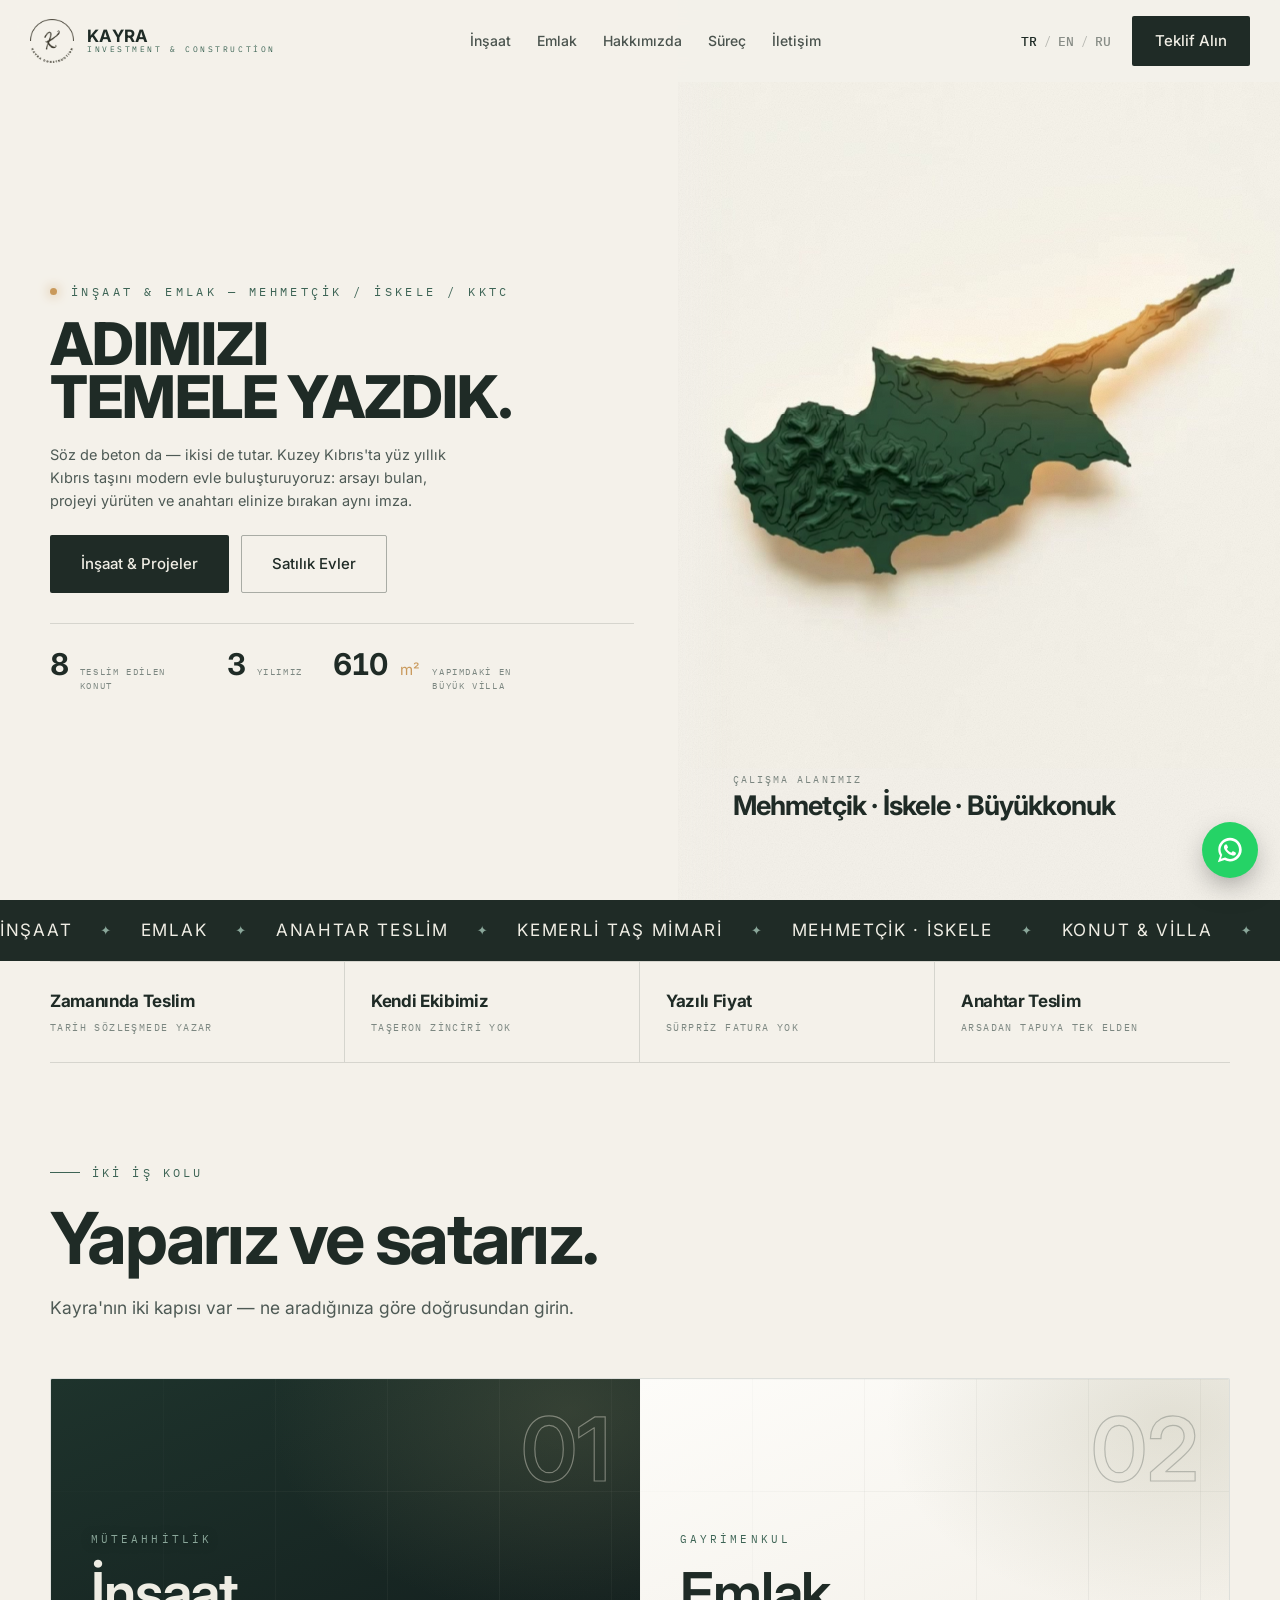
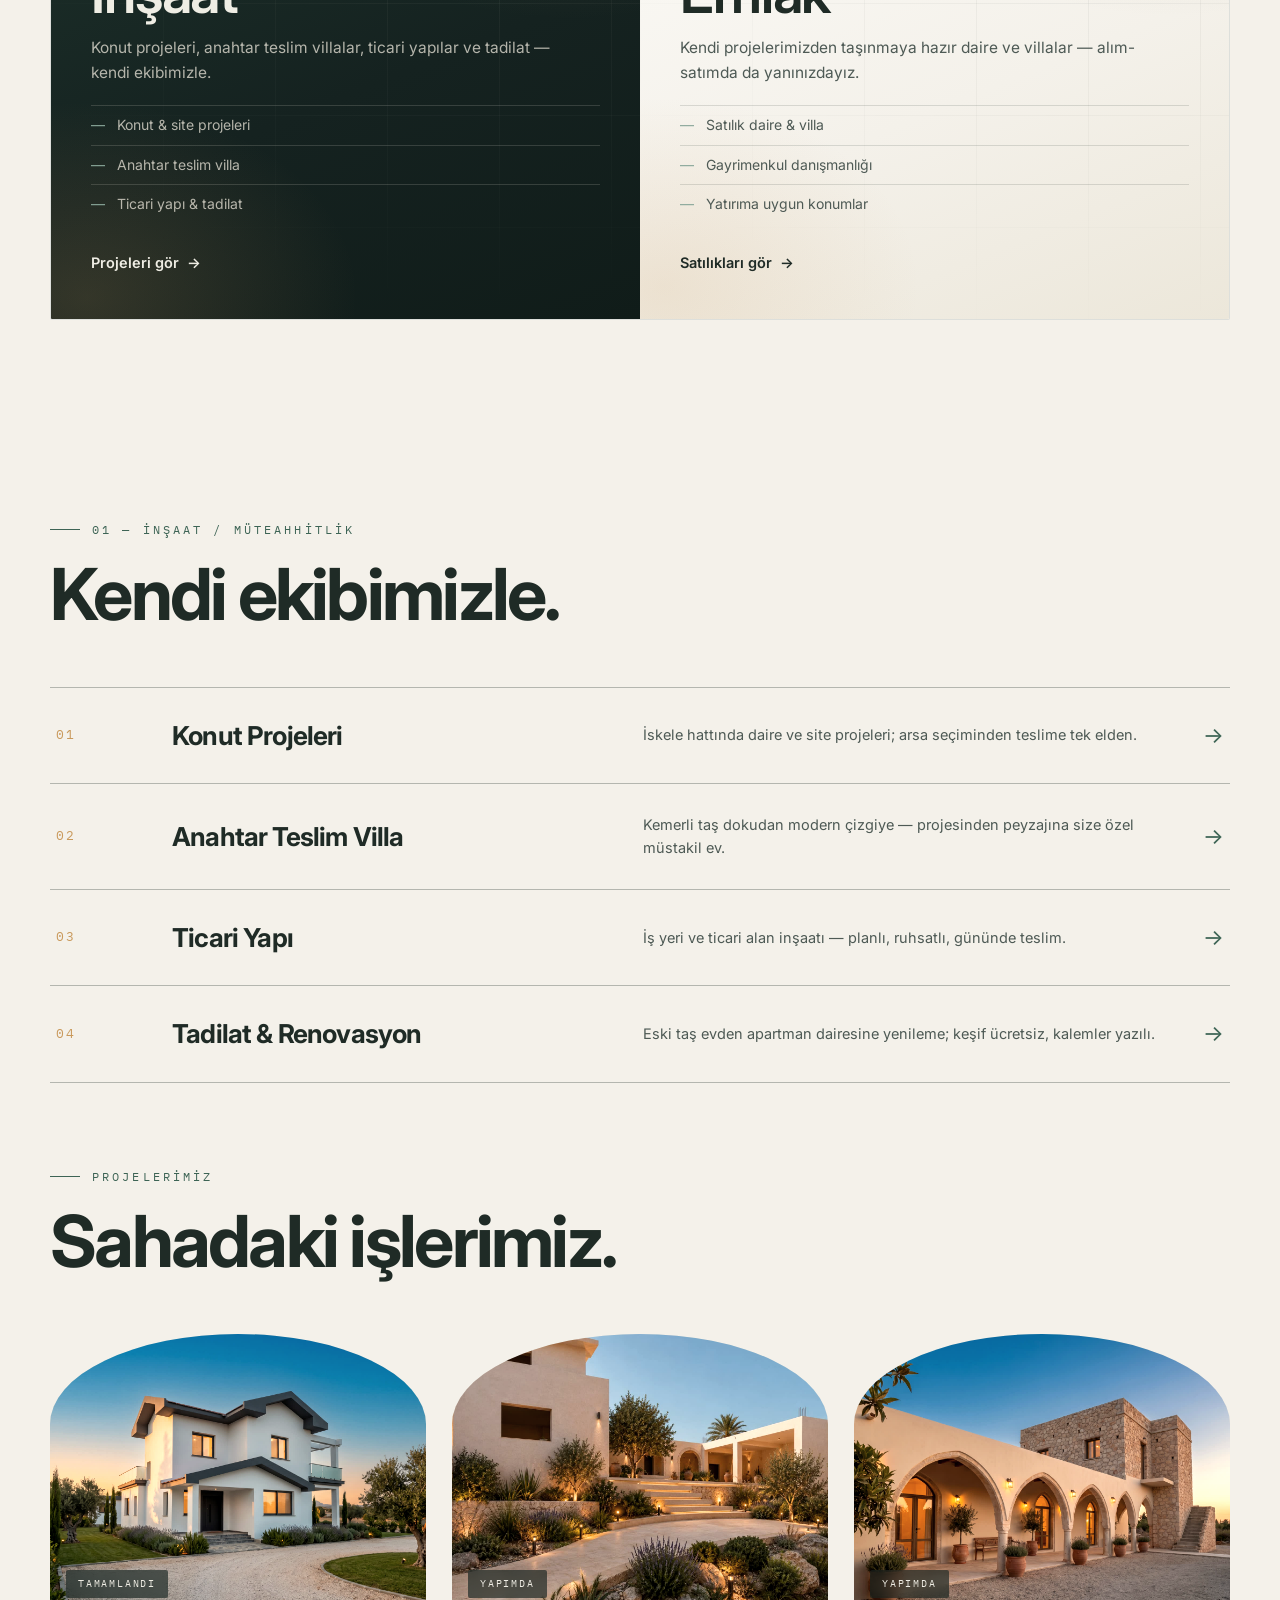
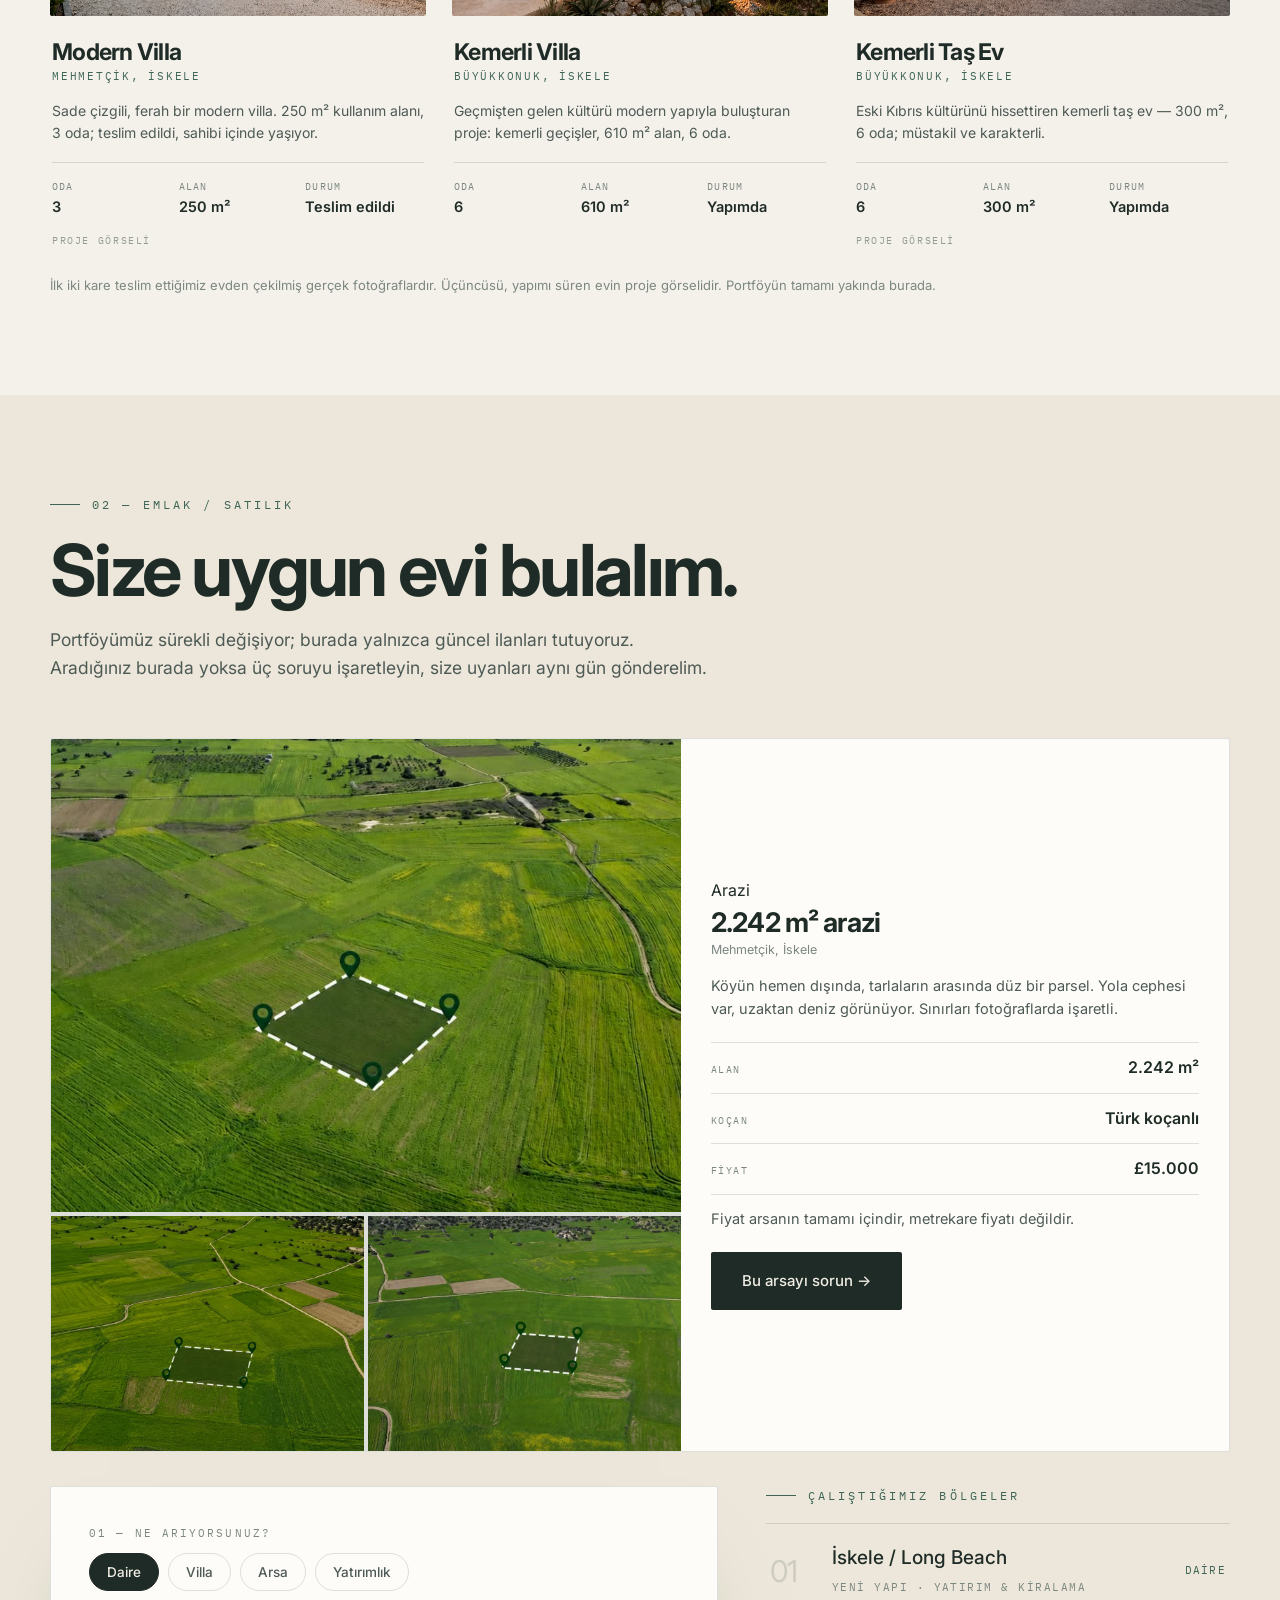
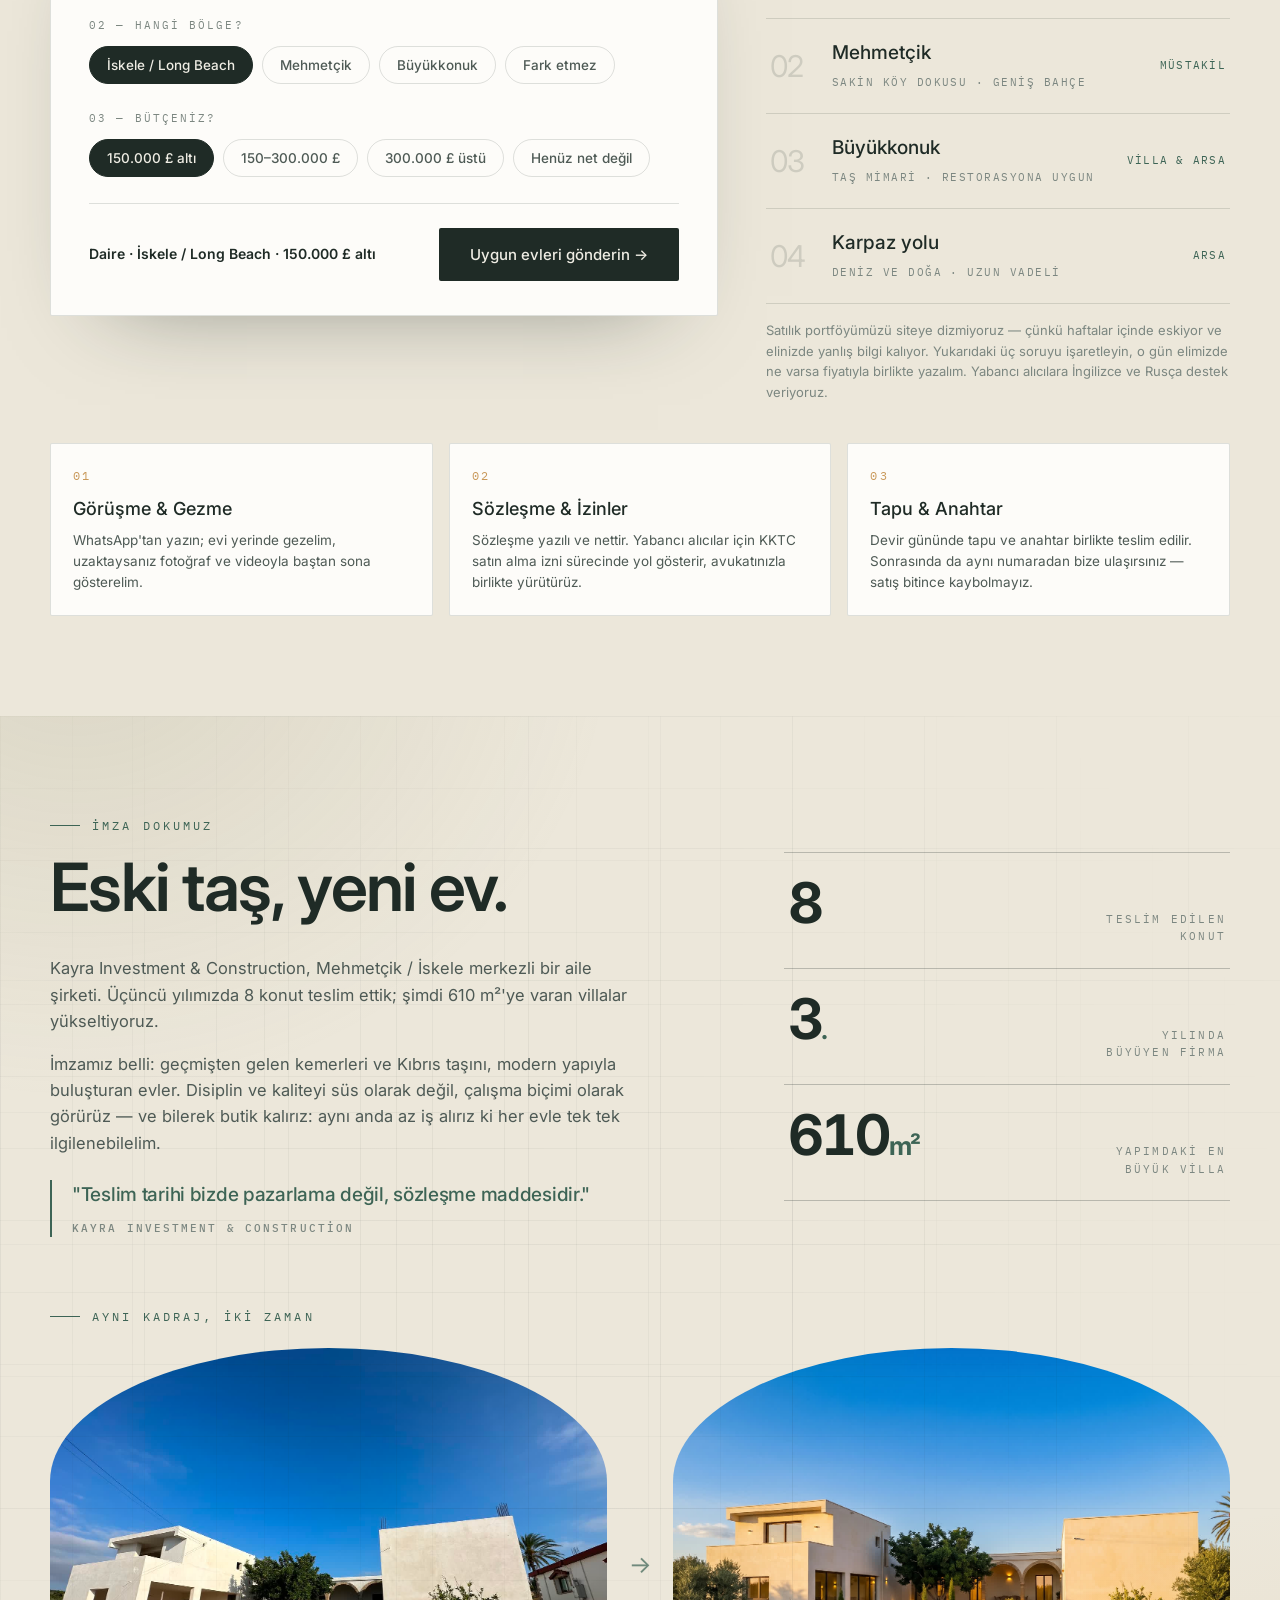
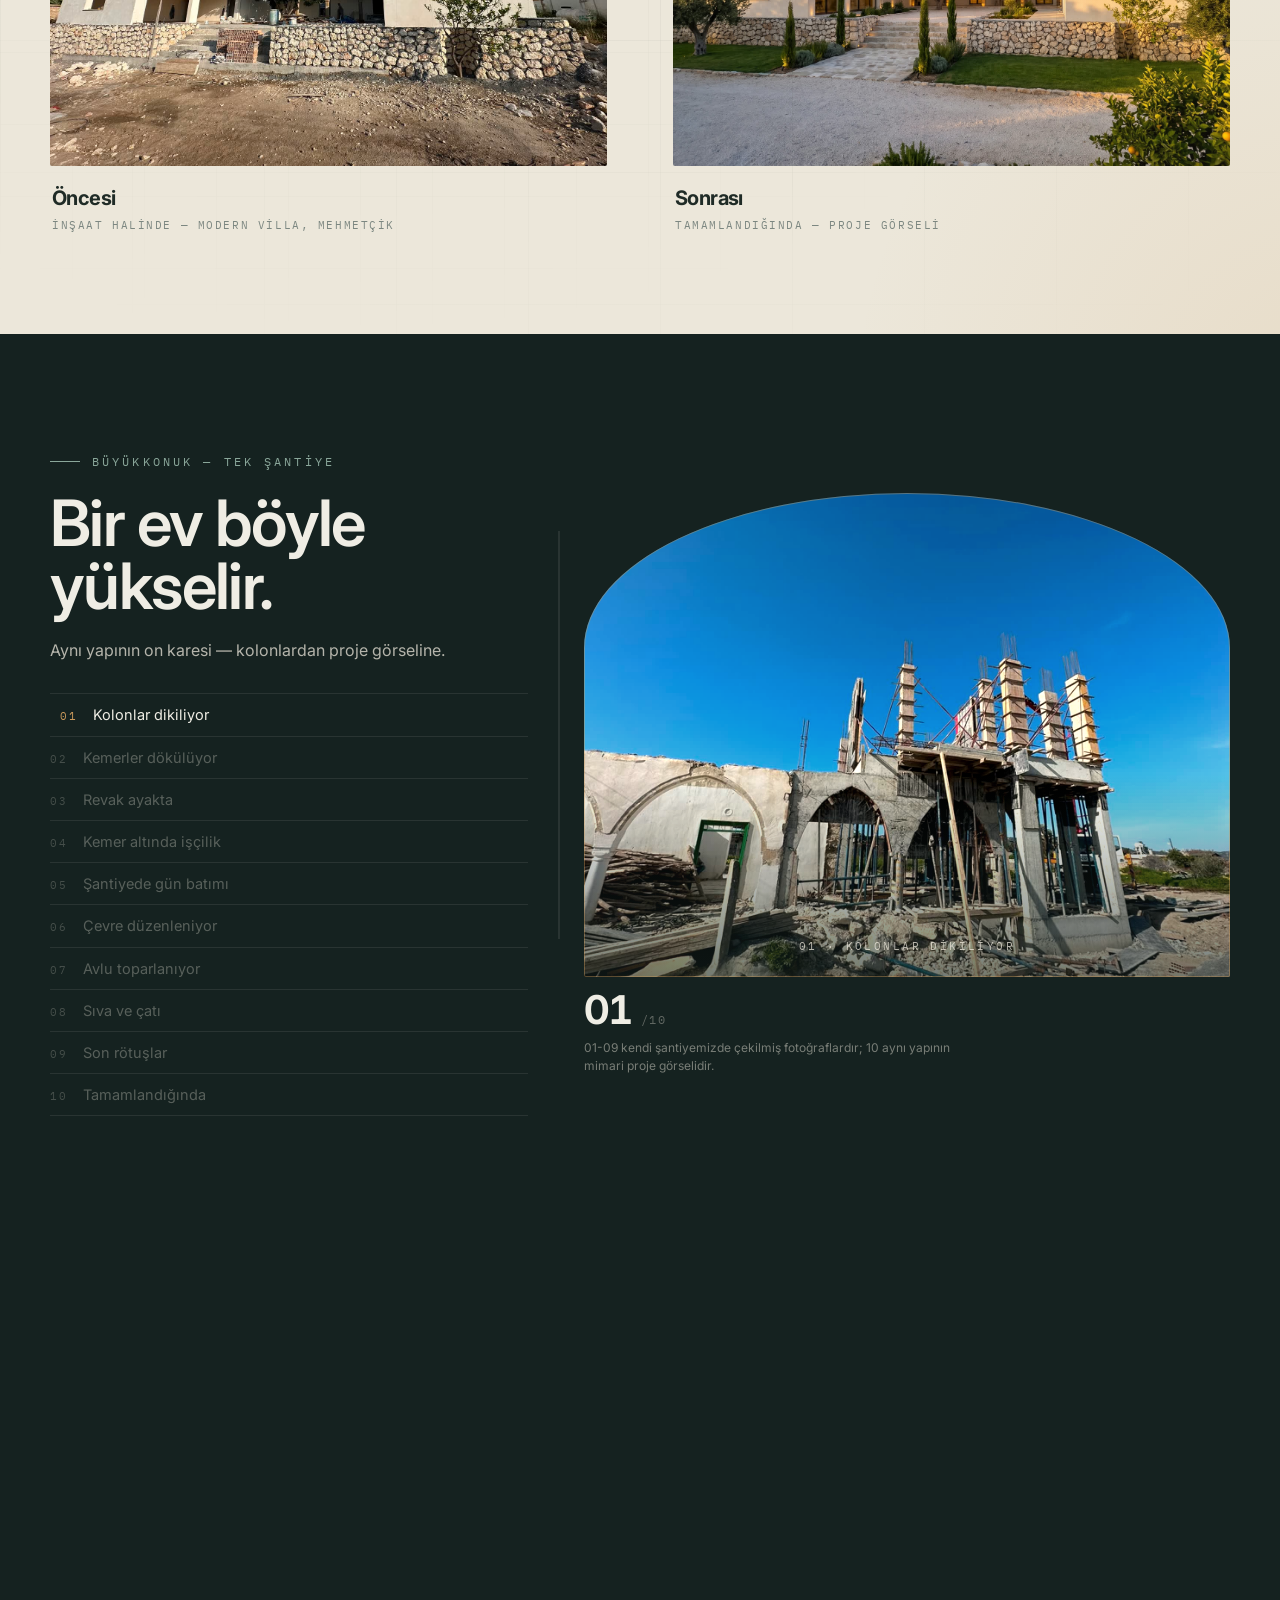
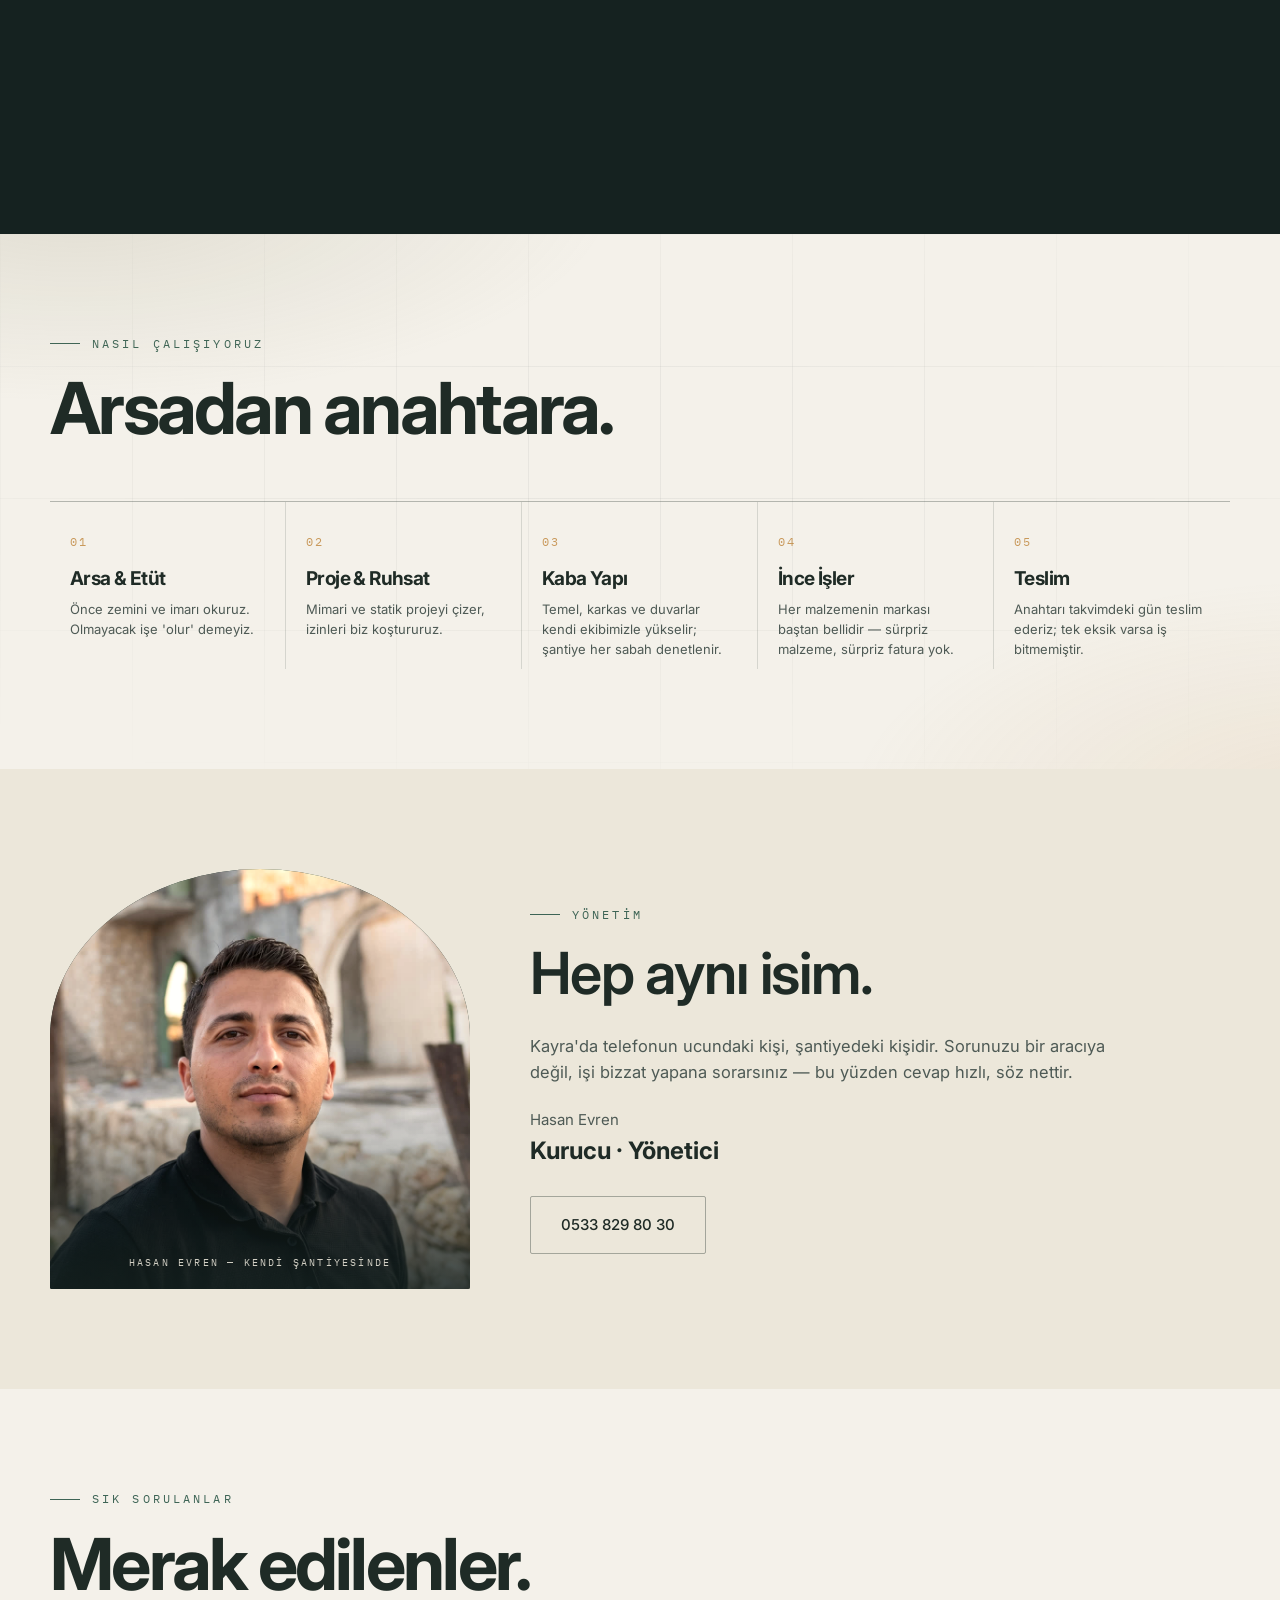
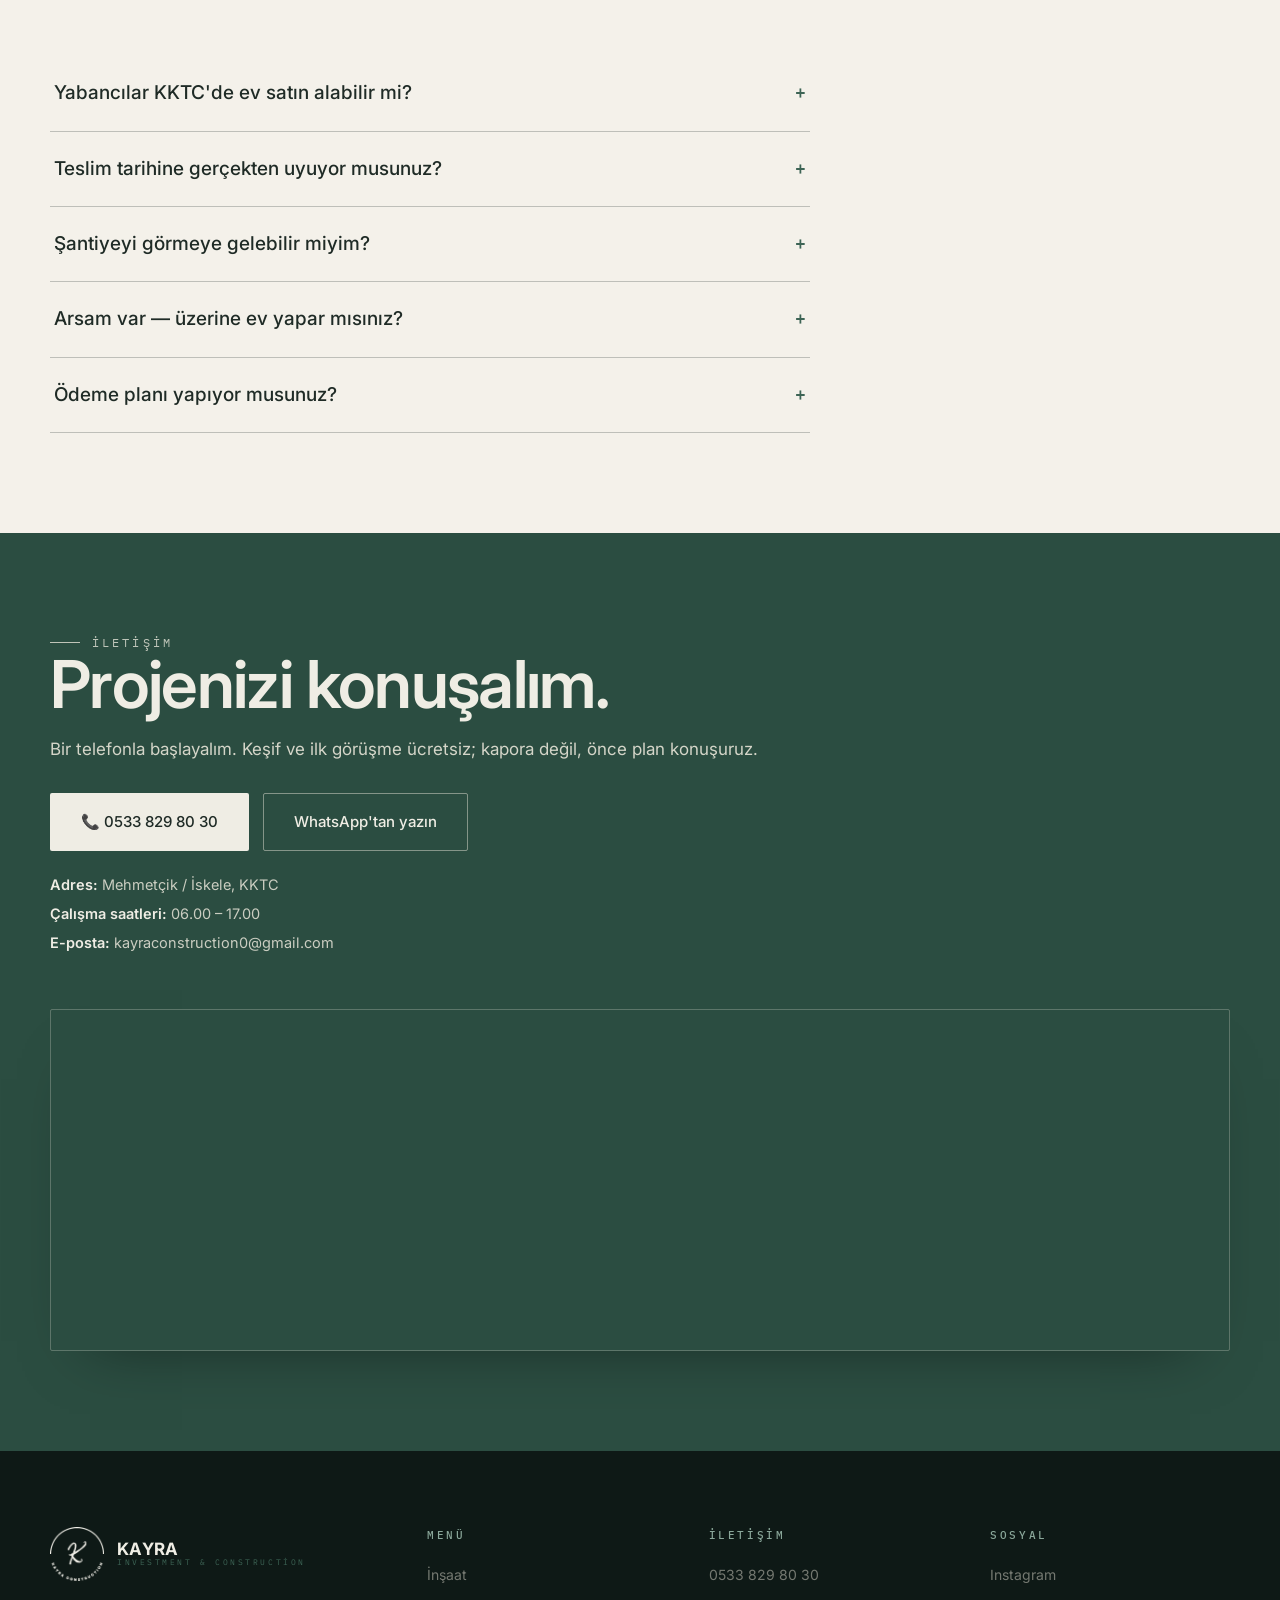
<file: index.html>
<!DOCTYPE html>
<html lang="tr">
<head>
<meta charset="UTF-8">
<meta name="viewport" content="width=device-width, initial-scale=1.0">
<title>Kuzey Kıbrıs İnşaat & Anahtar Teslim Villa — Kayra Construction</title>
<meta name="description" content="Mehmetçik, İskele ve Büyükkonuk'ta müteahhitlik: anahtar teslim villa, konut projeleri, tadilat. Satılık arsa ve ev portföyü. Aile şirketi, tek muhatap, yazılı teslim tarihi.">
<meta name="theme-color" content="#1D1812">
<link rel="canonical" href="https://kayraconstruction.net/">
<link rel="icon" type="image/png" href="assets/favicon.png">
<link rel="apple-touch-icon" href="assets/apple-touch-icon.png">
<meta property="og:type" content="website">
<meta property="og:title" content="Kuzey Kıbrıs İnşaat & Anahtar Teslim Villa — Kayra Construction">
<meta property="og:description" content="Kıbrıs'ın kemerli taşını modern evle buluşturuyoruz. Konut projeleri, anahtar teslim villa ve satılık evler — Mehmetçik / İskele.">
<meta property="og:url" content="https://kayraconstruction.net/">
<meta property="og:image" content="https://kayraconstruction.net/assets/og-v2.jpg">
<meta property="og:locale" content="tr_TR">
<meta name="twitter:card" content="summary_large_image">
<meta name="twitter:image" content="https://kayraconstruction.net/assets/og-v2.jpg">
<script type="application/ld+json">
{"@context":"https://schema.org","@type":["GeneralContractor","RealEstateAgent"],"name":"Kayra Investment & Construction","description":"Kuzey Kıbrıs'ta konut projeleri, anahtar teslim yapı ve satılık evler.","telephone":"+905338298030","email":"kayraconstruction0@gmail.com","address":{"@type":"PostalAddress","addressLocality":"Mehmetçik","addressRegion":"İskele","addressCountry":"CY"},"openingHours":"Mo-Sa 06:00-17:00","sameAs":["https://instagram.com/kayra_constructionn","https://www.facebook.com/share/17DKp3gFcU/"],"image":"https://kayraconstruction.net/assets/og-v2.jpg","priceRange":"$$","url":"https://kayraconstruction.net/","logo":"https://kayraconstruction.net/assets/kayra-logo.png","currenciesAccepted":"GBP, TRY","areaServed":[{"@type":"Place","name":"Mehmetçik"},{"@type":"Place","name":"İskele"},{"@type":"Place","name":"Büyükkonuk"},{"@type":"Place","name":"Karpaz"},{"@type":"Place","name":"Kuzey Kıbrıs"}],"knowsLanguage":["tr","en","ru"],"makesOffer":[{"@type":"Offer","itemOffered":{"@type":"Service","name":"Anahtar teslim villa yapımı","description":"Arsa seçiminden peyzaja kadar müstakil ev inşaatı."}},{"@type":"Offer","itemOffered":{"@type":"Service","name":"Konut ve site projeleri","description":"İskele hattında daire ve site projeleri."}},{"@type":"Offer","itemOffered":{"@type":"Service","name":"Ticari yapı ve tadilat","description":"İş yeri inşaatı, taş ev restorasyonu ve daire yenileme."}},{"@type":"Offer","itemOffered":{"@type":"Service","name":"Emlak alım-satım","description":"Kuzey Kıbrıs'ta satılık arsa, daire ve villa portföyü."}}]}
</script>
<link rel="preconnect" href="https://fonts.googleapis.com">
<link rel="preconnect" href="https://fonts.gstatic.com" crossorigin>
<link href="https://fonts.googleapis.com/css2?family=Inter:wght@400;500;600;700;800&family=IBM+Plex+Mono:wght@400;500&display=swap" rel="stylesheet">
<link rel="stylesheet" href="css/style.css?v=74">

<style>
/* HARİTA VARYANTI — sağ panel kutu olmaktan çıkar, sayfanın kremiyle birleşir.
   Video zemini #F4F1EA'ya eşitlendiği için panel sınırı gözle seçilmez. */
.heroA .hA-right{background:#F4F1EA}
.heroA .map-wrap{background:#F4F1EA}
/* style.css'te .map-vid fotoğrafı kırpmak için inset ile kaydırılmış;
   harita kadraja sığmalı, o yüzden sıfırlanıyor. */
.heroA .map-vid{position:absolute;inset:0;width:100%;height:100%;
  object-fit:contain;object-position:50% 50%;background:#F4F1EA;
  transform:scale(1.15) translateY(-2.7%);transform-origin:50% 50%}
/* Sol kenardaki koyu geçiş katmanı fotoğraf içindi; krem zeminde leke olurdu.
   Yerine sitenin tam kremiyle yumuşak bir geçiş: panel sınırındaki çizgiyi
   siler, ada 55px içeriden başladığı için adaya değmez. */
.heroA .map-wrap::after{display:block;content:"";position:absolute;inset:0;
  z-index:2;pointer-events:none;
  background:linear-gradient(to right,#F4F1EA 0,rgba(244,241,234,0) 9%)}
.heroA .grain{opacity:.10;mix-blend-mode:multiply}
/* alt yazı krem üstünde: mürekkep rengine döner, koyu şerit kalkar */
.heroA .map-legend{background:none;color:var(--ink)}
.heroA .map-legend::before{display:none}
.heroA .map-legend .ml-t{color:var(--muted)}
.heroA .map-legend .ml-n{color:var(--ink);text-shadow:none}
/* Mobilde panel kare değil (390×439): ada hem küçük kalıyor hem de alt yazının
   üstüne biniyordu. Büyütüp yukarı alıyoruz, yazıya ~25px pay kalıyor. */
@media(max-width:900px){
  .heroA .map-vid{transform:scale(1.12) translateY(-8%)}
  .heroA .map-legend{background:none}
}
</style>
</head>
<body class="pre">

<div id="loader" aria-hidden="true">
  <img src="assets/kayra-logo-light.png" alt="Kayra Construction">
  <div class="lw">Kayra Investment &amp; Construction</div>
  <div class="ld-num"><span id="ldPct">0</span><i>%</i></div>
</div>
<div id="progress" aria-hidden="true"><i id="progressBar"></i></div>

<header id="hd">
  <div class="bar">
    <a href="#top" class="brand">
      <img class="lg-l" src="assets/kayra-logo-light.png" alt="Kayra Construction logosu">
      <img class="lg-d" src="assets/kayra-logo.png" alt="Kayra">
      <span class="bt"><b>KAYRA</b><span data-tr="Investment &amp; Construction" data-en="Investment &amp; Construction">Investment &amp; Construction</span></span>
    </a>
    <nav class="links">
      <a href="#insaat" data-tr="İnşaat" data-en="Construction">İnşaat</a>
      <a href="#emlak" data-tr="Emlak" data-en="Real Estate">Emlak</a>
      <a href="#hakkimizda" data-tr="Hakkımızda" data-en="About">Hakkımızda</a>
      <a href="#surec" data-tr="Süreç" data-en="Process">Süreç</a>
      <a href="#iletisim" data-tr="İletişim" data-en="Contact">İletişim</a>
    </nav>
    <div class="nav-right">
      <div class="lang">
        <button id="l-tr" class="on" onclick="setLang('tr')">TR</button><span>/</span><button id="l-en" onclick="setLang('en')">EN</button><span>/</span><button id="l-ru" onclick="setLang('ru')">RU</button>
      </div>
      <a href="#iletisim" class="btn nav-cta" data-tr="Teklif Alın" data-en="Get a Quote">Teklif Alın</a>
      <button class="burger" onclick="toggleMenu()" aria-label="Menü"><i></i><i></i><i></i></button>
    </div>
  </div>
</header>

<div class="mnav" id="mnav">
  <a href="#insaat" onclick="toggleMenu()" data-tr="İnşaat" data-en="Construction">İnşaat</a>
  <a href="#emlak" onclick="toggleMenu()" data-tr="Emlak" data-en="Real Estate">Emlak</a>
  <a href="#hakkimizda" onclick="toggleMenu()" data-tr="Hakkımızda" data-en="About">Hakkımızda</a>
  <a href="#surec" onclick="toggleMenu()" data-tr="Süreç" data-en="Process">Süreç</a>
  <a href="#iletisim" onclick="toggleMenu()" data-tr="İletişim" data-en="Contact">İletişim</a>
  <a href="#iletisim" onclick="toggleMenu()" class="btn btn-ink mnav-cta" data-tr="Teklif Alın" data-en="Get a Quote">Teklif Alın</a>
</div>

<a href="#top" id="top"></a>

<!-- HERO — VARYANT A: bölünmüş kapak -->
<section class="hero heroA">
  <div class="hA-left">
    <div class="hero-coord">
      <span class="dot"></span>
      <span data-tr="İnşaat &amp; Emlak — Mehmetçik / İskele / KKTC" data-en="Construction &amp; Real Estate — Mehmetçik / İskele / N. Cyprus">İnşaat &amp; Emlak — Mehmetçik / İskele / KKTC</span>
    </div>
    <h1 class="display"><span class="gizli-metin">Kayra Construction — Kuzey Kıbrıs'ta inşaat ve emlak; Mehmetçik, İskele ve Büyükkonuk'ta anahtar teslim villa, konut projesi ve satılık arsa.</span>
      <span class="ln"><i class="l1" data-tr="Adımızı" data-en="Our name">Adımızı</i></span>
      <span class="ln"><i class="l2" data-tr="Temele yazdık." data-en="in the foundation.">Temele yazdık.</i></span>
    </h1>
    <p class="hero-lead" data-tr="Söz de beton da — ikisi de tutar. Kuzey Kıbrıs'ta yüz yıllık Kıbrıs taşını modern evle buluşturuyoruz: arsayı bulan, projeyi yürüten ve anahtarı elinize bırakan aynı imza." data-en="Our word and our concrete — both of them set. In North Cyprus we bring century-old Cyprus stone into the modern home: one signature finds the land, runs the build and hands you the key.">Söz de beton da — ikisi de tutar. Kuzey Kıbrıs'ta yüz yıllık Kıbrıs taşını modern evle buluşturuyoruz: arsayı bulan, projeyi yürüten ve anahtarı elinize bırakan aynı imza.</p>
    <div class="hero-ctas">
      <a href="#insaat" class="btn btn-ink" data-tr="İnşaat &amp; Projeler" data-en="Construction &amp; Projects">İnşaat &amp; Projeler</a>
      <a href="#emlak" class="btn btn-inkline" data-tr="Satılık Evler" data-en="Homes for Sale">Satılık Evler</a>
    </div>
    <div class="hA-stats">
      <div class="hstat"><b>8</b><span data-tr="Teslim edilen konut" data-en="Homes delivered">Teslim edilen konut</span></div>
      <div class="hstat"><b>3.</b><span data-tr="Yılımız" data-en="Years in business">Yılımız</span></div>
      <div class="hstat"><b>610</b><i>m²</i><span data-tr="Yapımdaki en büyük villa" data-en="Largest villa in build">Yapımdaki en büyük villa</span></div>
    </div>
  </div>
  <div class="hA-right" aria-hidden="true">
    <!-- KEMERİN İÇİNDEN GÜN BATIMI — saf CSS, 0 KB dış dosya.
         Markanın imzası (kemer) + paletin kaynağı (alacakaranlık) hareket ediyor.
         Sadece transform/opacity/filter; layout tetiklemez. -->
    <div class="map-wrap">
      <!-- KAPAK (2026-07-31): önce 3B harita, sonra kıyı manzarası denendi;
           ikisi de "bu bir inşaat firması" demiyordu. Şimdi KENDİ şantiyemizin
           gerçek karesi: usta betonarme kemerin üstünde. Fotoğraf bize ait,
           hareket image-to-video ile eklendi — uydurma şantiye riski yok,
           alt yazı da bu yüzden "kendi şantiyemizden" diyebiliyor.
           İleri-geri birleştirildi, döngü dikişsiz. 327 KB. -->
      <video class="map-vid" autoplay muted loop playsinline
             poster="assets/video/harita-krem-poster.jpg">
        <source src="assets/video/harita-krem.mp4" type="video/mp4">
      </video>
      <div class="map-legend">
        <span class="ml-t" data-tr="Çalışma alanımız" data-en="Where we build">Çalışma alanımız</span>
        <span class="ml-n" data-tr="Mehmetçik · İskele · Büyükkonuk" data-en="Mehmetçik · İskele · Büyükkonuk">Mehmetçik · İskele · Büyükkonuk</span>
      </div>
    </div>
    <div class="grain"></div>
  </div>
</section>

<!-- MARQUEE -->
<div class="marquee" aria-hidden="true">
  <div class="mq-track" id="mqTrack">
    <span data-tr="İnşaat <i>✦</i> Emlak <i>✦</i> Anahtar Teslim <i>✦</i> Kemerli Taş Mimari <i>✦</i> Mehmetçik · İskele <i>✦</i> Konut &amp; Villa <i>✦</i> " data-en="Construction <i>✦</i> Real Estate <i>✦</i> Turnkey <i>✦</i> Stone Arch Architecture <i>✦</i> Mehmetçik · İskele <i>✦</i> Homes &amp; Villas <i>✦</i> ">İnşaat <i>✦</i> Emlak <i>✦</i> Anahtar Teslim <i>✦</i> Kemerli Taş Mimari <i>✦</i> Mehmetçik · İskele <i>✦</i> Konut &amp; Villa <i>✦</i> </span>
  </div>
</div>

<!-- FAYDA ŞERİDİ — sektörün standart vaat karoları (Aladağ, Arşın, Tunalı
     hepsi bunları başlık seviyesinde kullanıyor; bizde paragraf içine gömülüydü).
     Kapak ile iş kolları arasında, ziyaretçi daha ilk ekranda görüyor. -->
<section class="promise" aria-label="Taahhütlerimiz">
  <div class="wrap">
    <ul class="promise-row rv">
      <li><b data-tr="Zamanında Teslim" data-en="On-Time Delivery">Zamanında Teslim</b><span data-tr="Tarih sözleşmede yazar" data-en="The date is in the contract">Tarih sözleşmede yazar</span></li>
      <li><b data-tr="Kendi Ekibimiz" data-en="Our Own Crew">Kendi Ekibimiz</b><span data-tr="Taşeron zinciri yok" data-en="No subcontractor chain">Taşeron zinciri yok</span></li>
      <li><b data-tr="Yazılı Fiyat" data-en="Written Pricing">Yazılı Fiyat</b><span data-tr="Sürpriz fatura yok" data-en="No surprise invoices">Sürpriz fatura yok</span></li>
      <li><b data-tr="Anahtar Teslim" data-en="Turnkey">Anahtar Teslim</b><span data-tr="Arsadan tapuya tek elden" data-en="From land to title, one hand">Arsadan tapuya tek elden</span></li>
    </ul>
  </div>
</section>

<!-- PILLARS -->
<section id="isKollari">
  <div class="wrap">
    <div class="sec-head rv">
      <div class="eyebrow" data-tr="İki iş kolu" data-en="Two divisions">İki iş kolu</div>
      <h2 class="msk"><i data-tr="Yaparız ve satarız." data-en="We build and we sell.">Yaparız ve satarız.</i></h2>
      <p data-tr="Kayra'nın iki kapısı var — ne aradığınıza göre doğrusundan girin." data-en="Kayra has two doors — enter through the one that fits what you need.">Kayra'nın iki kapısı var — ne aradığınıza göre doğrusundan girin.</p>
    </div>
    <div class="pillar-wrap rv">
      <a href="#insaat" class="pillar insaat">
        <div class="big-num">01</div>
        <div class="content">
          <div class="ptag" data-tr="Müteahhitlik" data-en="Contracting">Müteahhitlik</div>
          <h3 data-tr="İnşaat" data-en="Construction">İnşaat</h3>
          <p data-tr="Konut projeleri, anahtar teslim villalar, ticari yapılar ve tadilat — kendi ekibimizle." data-en="Housing projects, turnkey villas, commercial builds and renovation — with our own team.">Konut projeleri, anahtar teslim villalar, ticari yapılar ve tadilat — kendi ekibimizle.</p>
          <ul>
            <li data-tr="Konut &amp; site projeleri" data-en="Housing &amp; complex projects">Konut &amp; site projeleri</li>
            <li data-tr="Anahtar teslim villa" data-en="Turnkey villas">Anahtar teslim villa</li>
            <li data-tr="Ticari yapı &amp; tadilat" data-en="Commercial &amp; renovation">Ticari yapı &amp; tadilat</li>
          </ul>
          <span class="go" data-tr="Projeleri gör" data-en="View projects">Projeleri gör <span class="ar">→</span></span>
        </div>
      </a>
      <a href="#emlak" class="pillar emlak">
        <div class="big-num">02</div>
        <div class="content">
          <div class="ptag" data-tr="Gayrimenkul" data-en="Property">Gayrimenkul</div>
          <h3 data-tr="Emlak" data-en="Real Estate">Emlak</h3>
          <p data-tr="Kendi projelerimizden taşınmaya hazır daire ve villalar — alım-satımda da yanınızdayız." data-en="Move-in-ready homes from our own projects — and we guide you in buying and selling too.">Kendi projelerimizden taşınmaya hazır daire ve villalar — alım-satımda da yanınızdayız.</p>
          <ul>
            <li data-tr="Satılık daire &amp; villa" data-en="Apartments &amp; villas for sale">Satılık daire &amp; villa</li>
            <li data-tr="Gayrimenkul danışmanlığı" data-en="Property consultancy">Gayrimenkul danışmanlığı</li>
            <li data-tr="Yatırıma uygun konumlar" data-en="Investment-grade locations">Yatırıma uygun konumlar</li>
          </ul>
          <span class="go" data-tr="Satılıkları gör" data-en="Browse listings">Satılıkları gör <span class="ar">→</span></span>
        </div>
      </a>
    </div>
  </div>
</section>

<!-- INSAAT -->
<section id="insaat">
  <div class="wrap">
    <div class="sec-head rv">
      <div class="eyebrow" data-tr="01 — İnşaat / Müteahhitlik" data-en="01 — Construction / Contracting">01 — İnşaat / Müteahhitlik</div>
      <h2 class="msk"><i data-tr="Kendi ekibimizle." data-en="With our own crew.">Kendi ekibimizle.</i></h2>
    </div>
    <div class="svc-rows rv">
      <div class="svc-row"><div class="n">01</div><h3 data-tr="Konut Projeleri" data-en="Housing Projects">Konut Projeleri</h3><p data-tr="İskele hattında daire ve site projeleri; arsa seçiminden teslime tek elden." data-en="Apartment and complex projects along İskele; one hand from land choice to handover.">İskele hattında daire ve site projeleri; arsa seçiminden teslime tek elden.</p><span class="ar">→</span></div>
      <div class="svc-row"><div class="n">02</div><h3 data-tr="Anahtar Teslim Villa" data-en="Turnkey Villa">Anahtar Teslim Villa</h3><p data-tr="Kemerli taş dokudan modern çizgiye — projesinden peyzajına size özel müstakil ev." data-en="From stone-arch character to modern lines — a detached home tailored to you, design to landscape.">Kemerli taş dokudan modern çizgiye — projesinden peyzajına size özel müstakil ev.</p><span class="ar">→</span></div>
      <div class="svc-row"><div class="n">03</div><h3 data-tr="Ticari Yapı" data-en="Commercial Builds">Ticari Yapı</h3><p data-tr="İş yeri ve ticari alan inşaatı — planlı, ruhsatlı, gününde teslim." data-en="Workplace and commercial construction — planned, permitted, delivered on the day.">İş yeri ve ticari alan inşaatı — planlı, ruhsatlı, gününde teslim.</p><span class="ar">→</span></div>
      <div class="svc-row"><div class="n">04</div><h3 data-tr="Tadilat &amp; Renovasyon" data-en="Renovation">Tadilat &amp; Renovasyon</h3><p data-tr="Eski taş evden apartman dairesine yenileme; keşif ücretsiz, kalemler yazılı." data-en="Renovation from old stone houses to apartments; free survey, itemised in writing.">Eski taş evden apartman dairesine yenileme; keşif ücretsiz, kalemler yazılı.</p><span class="ar">→</span></div>
    </div>

    <div class="sec-head rv" style="margin-top:84px">
      <div class="eyebrow" data-tr="Projelerimiz" data-en="Our projects">Projelerimiz</div>
      <h2 class="msk"><i data-tr="Sahadaki işlerimiz." data-en="Our work on site.">Sahadaki işlerimiz.</i></h2>
    </div>
    <div class="cards rv">
      <div class="card">
        <div class="ph"><img src="assets/foto/proje-modern.jpg" alt="Modern Villa — tamamlandığında, Mehmetçik" loading="lazy"><span class="st" data-tr="Tamamlandı" data-en="Completed">Tamamlandı</span></div>
        <div class="body"><h3 data-tr="Modern Villa" data-en="Modern Villa">Modern Villa</h3><div class="loc">Mehmetçik, İskele</div><p data-tr="Sade çizgili, ferah bir modern villa. 250 m² kullanım alanı, 3 oda; teslim edildi, sahibi içinde yaşıyor." data-en="A clean-lined, airy modern villa. 250 m² of living space, 3 rooms; delivered and lived in.">Sade çizgili, ferah bir modern villa. 250 m² kullanım alanı, 3 oda; teslim edildi, sahibi içinde yaşıyor.</p><div class="facts"><div><span data-tr="Oda" data-en="Rooms">Oda</span><b>3</b></div><div><span data-tr="Alan" data-en="Area">Alan</span><b>250 m²</b></div><div><span data-tr="Durum" data-en="Status">Durum</span><b data-tr="Teslim edildi" data-en="Delivered">Teslim edildi</b></div></div><div class="pvn" data-tr="Proje görseli" data-en="Visualisation">Proje görseli</div></div>
      </div>
      <div class="card">
        <div class="ph"><img src="assets/foto/proje-teslim.jpg" alt="Kemerli Villa — teslim edilmiş hâli, Büyükkonuk" loading="lazy"><span class="st" data-tr="Yapımda" data-en="In build">Yapımda</span></div>
        <div class="body"><h3 data-tr="Kemerli Villa" data-en="Arched Villa">Kemerli Villa</h3><div class="loc">Büyükkonuk, İskele</div><p data-tr="Geçmişten gelen kültürü modern yapıyla buluşturan proje: kemerli geçişler, 610 m² alan, 6 oda." data-en="A project uniting heritage culture with modern building: arched passages, 610 m², 6 rooms.">Geçmişten gelen kültürü modern yapıyla buluşturan proje: kemerli geçişler, 610 m² alan, 6 oda.</p><div class="facts"><div><span data-tr="Oda" data-en="Rooms">Oda</span><b>6</b></div><div><span data-tr="Alan" data-en="Area">Alan</span><b>610 m²</b></div><div><span data-tr="Durum" data-en="Status">Durum</span><b data-tr="Yapımda" data-en="In build">Yapımda</b></div></div></div>
      </div>
      <div class="card">
        <div class="ph"><img src="assets/foto/proje-tasev.jpg" alt="Kemerli Taş Ev — tamamlandığında, Büyükkonuk" loading="lazy"><span class="st" data-tr="Yapımda" data-en="In build">Yapımda</span></div>
        <div class="body"><h3 data-tr="Kemerli Taş Ev" data-en="Stone Arch House">Kemerli Taş Ev</h3><div class="loc">Büyükkonuk, İskele</div><p data-tr="Eski Kıbrıs kültürünü hissettiren kemerli taş ev — 300 m², 6 oda; müstakil ve karakterli." data-en="A stone arch house echoing old Cyprus — 300 m², 6 rooms; detached and full of character.">Eski Kıbrıs kültürünü hissettiren kemerli taş ev — 300 m², 6 oda; müstakil ve karakterli.</p><div class="facts"><div><span data-tr="Oda" data-en="Rooms">Oda</span><b>6</b></div><div><span data-tr="Alan" data-en="Area">Alan</span><b>300 m²</b></div><div><span data-tr="Durum" data-en="Status">Durum</span><b data-tr="Yapımda" data-en="In build">Yapımda</b></div></div><div class="pvn" data-tr="Proje görseli" data-en="Visualisation">Proje görseli</div></div>
      </div>
    </div>
    <p class="note rv" data-tr="İlk iki kare teslim ettiğimiz evden çekilmiş gerçek fotoğraflardır. Üçüncüsü, yapımı süren evin proje görselidir. Portföyün tamamı yakında burada." data-en="The first two images are real photographs of a home we delivered. The third is a visualisation of a home still in build. The full portfolio is coming here soon.">İlk iki kare teslim ettiğimiz evden çekilmiş gerçek fotoğraflardır. Üçüncüsü, yapımı süren evin proje görselidir. Portföyün tamamı yakında burada.</p>
  </div>
</section>

<!-- EMLAK -->
<section id="emlak" style="background:var(--paper-2)">
  <div class="wrap">
    <div class="sec-head rv">
      <div class="eyebrow" data-tr="02 — Emlak / Satılık" data-en="02 — Real Estate / For Sale">02 — Emlak / Satılık</div>
      <h2 class="msk"><i data-tr="Size uygun evi bulalım." data-en="Let's find your home.">Size uygun evi bulalım.</i></h2>
      <p data-tr="Portföyümüz sürekli değişiyor; burada yalnızca güncel ilanları tutuyoruz. Aradığınız burada yoksa üç soruyu işaretleyin, size uyanları aynı gün gönderelim." data-en="Our portfolio changes constantly; we only keep current listings here. If what you want isn't below, mark three answers and we'll send you the matches the same day.">Portföyümüz sürekli değişiyor; burada yalnızca güncel ilanları tutuyoruz. Aradığınız burada yoksa üç soruyu işaretleyin, size uyanları aynı gün gönderelim.</p>
    </div>

    <div class="ilanlar rv">
      <article class="ilan">
        <div class="ilan-gorseller">
          <div class="ph"><img src="assets/foto/arsa-mehmetcik-1.jpg" alt="Mehmetçik'te satılık 2.242 m² arazi — deniz manzaralı, sınırları işaretli" loading="lazy">
            <span class="st" data-tr="Satılık" data-en="For sale">Satılık</span></div>
          <div class="ilan-kucuk">
            <img src="assets/foto/arsa-mehmetcik-2.jpg" alt="Arazinin köy ve dağ yönünden görünümü" loading="lazy">
            <img src="assets/foto/arsa-mehmetcik-3.jpg" alt="Arazinin çevresindeki tarlalar ve yol bağlantısı" loading="lazy">
          </div>
        </div>
        <div class="ilan-govde">
          <div class="ptag" data-tr="Arazi" data-en="Land">Arazi</div>
          <h3 data-tr="2.242 m² arazi" data-en="2,242 m&#178; plot">2.242 m² arazi</h3>
          <div class="loc">Mehmetçik, İskele</div>
          <p data-tr="Köyün hemen dışında, tarlaların arasında düz bir parsel. Yola cephesi var, uzaktan deniz görünüyor. Sınırları fotoğraflarda işaretli." data-en="A flat plot just outside the village, among the fields. It has road frontage and a distant sea view. The boundaries are marked in the photos.">Köyün hemen dışında, tarlaların arasında düz bir parsel. Yola cephesi var, uzaktan deniz görünüyor. Sınırları fotoğraflarda işaretli.</p>
          <div class="facts">
            <div><span data-tr="Alan" data-en="Area">Alan</span><b>2.242 m²</b></div>
            <div><span data-tr="Koçan" data-en="Title deed">Koçan</span><b data-tr="Türk koçanlı" data-en="Turkish title">Türk koçanlı</b></div>
            <div><span data-tr="Fiyat" data-en="Price">Fiyat</span><b>&#163;15.000</b></div>
          </div>
          <p class="ilan-not" data-tr="Fiyat arsanın tamamı içindir, metrekare fiyatı değildir." data-en="The price is for the whole plot, not per square metre.">Fiyat arsanın tamamı içindir, metrekare fiyatı değildir.</p>
          <a href="https://wa.me/905338298030?text=Merhaba%2C%20Mehmet%C3%A7ik%27teki%202.242%20m%C2%B2%20arsa%20ilan%C4%B1%20hakk%C4%B1nda%20bilgi%20almak%20istiyorum." target="_blank" rel="noopener" class="btn btn-ink" data-tr="Bu arsayı sorun &#8594;" data-en="Ask about this plot &#8594;">Bu arsayı sorun &#8594;</a>
        </div>
      </article>
    </div>
    <div class="emlak-grid rv">
      <div class="finder" id="finder">
        <div class="fgroup">
          <div class="fq" data-tr="01 — Ne arıyorsunuz?" data-en="01 — What are you looking for?">01 — Ne arıyorsunuz?</div>
          <div class="chips" data-k="tip">
            <button class="on" data-v="Daire" data-tr="Daire" data-en="Apartment">Daire</button>
            <button data-v="Villa" data-tr="Villa" data-en="Villa">Villa</button>
            <button data-v="Arsa" data-tr="Arsa" data-en="Land">Arsa</button>
            <button data-v="Yatırımlık" data-tr="Yatırımlık" data-en="Investment">Yatırımlık</button>
          </div>
        </div>
        <div class="fgroup">
          <div class="fq" data-tr="02 — Hangi bölge?" data-en="02 — Which area?">02 — Hangi bölge?</div>
          <div class="chips" data-k="bolge">
            <button class="on" data-v="İskele / Long Beach" data-tr="İskele / Long Beach" data-en="İskele / Long Beach">İskele / Long Beach</button>
            <button data-v="Mehmetçik" data-tr="Mehmetçik" data-en="Mehmetçik">Mehmetçik</button>
            <button data-v="Büyükkonuk" data-tr="Büyükkonuk" data-en="Büyükkonuk">Büyükkonuk</button>
            <button data-v="Fark etmez" data-tr="Fark etmez" data-en="Any area">Fark etmez</button>
          </div>
        </div>
        <div class="fgroup">
          <div class="fq" data-tr="03 — Bütçeniz?" data-en="03 — Your budget?">03 — Bütçeniz?</div>
          <div class="chips" data-k="butce">
            <button class="on" data-v="150.000 £ altı" data-tr="150.000 £ altı" data-en="Under £150,000">150.000 £ altı</button>
            <button data-v="150–300.000 £" data-tr="150–300.000 £" data-en="£150–300,000">150–300.000 £</button>
            <button data-v="300.000 £ üstü" data-tr="300.000 £ üstü" data-en="Over £300,000">300.000 £ üstü</button>
            <button data-v="Henüz net değil" data-tr="Henüz net değil" data-en="Not sure yet">Henüz net değil</button>
          </div>
        </div>
        <div class="finder-foot">
          <p class="finder-sum" id="finderSum"></p>
          <button class="btn btn-ink" id="finderGo" type="button" data-tr="Uygun evleri gönderin →" data-en="Send me matching homes →">Uygun evleri gönderin →</button>
        </div>
      </div>
      <div>
        <div class="eyebrow" style="margin-bottom:18px" data-tr="Çalıştığımız bölgeler" data-en="Where we work">Çalıştığımız bölgeler</div>
        <ul class="stock-list region-list">
          <li>
            <span class="sk">01</span>
            <span><h4>İskele / Long Beach</h4><span class="sl" data-tr="Yeni yapı · Yatırım &amp; kiralama" data-en="New build · Investment &amp; rental">Yeni yapı · Yatırım &amp; kiralama</span></span>
            <span class="ss" data-tr="Daire" data-en="Apartments">Daire</span>
          </li>
          <li>
            <span class="sk">02</span>
            <span><h4>Mehmetçik</h4><span class="sl" data-tr="Sakin köy dokusu · Geniş bahçe" data-en="Quiet village · Large gardens">Sakin köy dokusu · Geniş bahçe</span></span>
            <span class="ss" data-tr="Müstakil" data-en="Detached">Müstakil</span>
          </li>
          <li>
            <span class="sk">03</span>
            <span><h4>Büyükkonuk</h4><span class="sl" data-tr="Taş mimari · Restorasyona uygun" data-en="Stone architecture · Restoration">Taş mimari · Restorasyona uygun</span></span>
            <span class="ss" data-tr="Villa &amp; arsa" data-en="Villa &amp; land">Villa &amp; arsa</span>
          </li>
          <li>
            <span class="sk">04</span>
            <span><h4>Karpaz yolu</h4><span class="sl" data-tr="Deniz ve doğa · Uzun vadeli" data-en="Sea and nature · Long term">Deniz ve doğa · Uzun vadeli</span></span>
            <span class="ss" data-tr="Arsa" data-en="Land">Arsa</span>
          </li>
        </ul>
        <p class="finder-alt" data-tr="Satılık portföyümüzü siteye dizmiyoruz — çünkü haftalar içinde eskiyor ve elinizde yanlış bilgi kalıyor. Yukarıdaki üç soruyu işaretleyin, o gün elimizde ne varsa fiyatıyla birlikte yazalım. Yabancı alıcılara İngilizce ve Rusça destek veriyoruz." data-en="We don't list our portfolio on this page — it goes stale within weeks and leaves you with wrong information. Mark the three answers above and we'll write back with whatever we have that day, prices included. We support foreign buyers in English and Russian.">Satılık portföyümüzü siteye dizmiyoruz — çünkü haftalar içinde eskiyor ve elinizde yanlış bilgi kalıyor. Yukarıdaki üç soruyu işaretleyin, o gün elimizde ne varsa fiyatıyla birlikte yazalım. Yabancı alıcılara İngilizce ve Rusça destek veriyoruz.</p>
      </div>
    </div>
    <div class="buyer-steps rv">
      <div class="bstep"><div class="n">01</div><h4 data-tr="Görüşme &amp; Gezme" data-en="Talk &amp; Visit">Görüşme &amp; Gezme</h4><p data-tr="WhatsApp'tan yazın; evi yerinde gezelim, uzaktaysanız fotoğraf ve videoyla baştan sona gösterelim." data-en="Message us on WhatsApp; we'll walk the home with you on site, or show it end to end by photo and video if you're away.">WhatsApp'tan yazın; evi yerinde gezelim, uzaktaysanız fotoğraf ve videoyla baştan sona gösterelim.</p></div>
      <div class="bstep"><div class="n">02</div><h4 data-tr="Sözleşme &amp; İzinler" data-en="Contract &amp; Permits">Sözleşme &amp; İzinler</h4><p data-tr="Sözleşme yazılı ve nettir. Yabancı alıcılar için KKTC satın alma izni sürecinde yol gösterir, avukatınızla birlikte yürütürüz." data-en="The contract is clear and in writing. For foreign buyers we guide the North Cyprus purchase-permit process together with your lawyer.">Sözleşme yazılı ve nettir. Yabancı alıcılar için KKTC satın alma izni sürecinde yol gösterir, avukatınızla birlikte yürütürüz.</p></div>
      <div class="bstep"><div class="n">03</div><h4 data-tr="Tapu &amp; Anahtar" data-en="Title &amp; Keys">Tapu &amp; Anahtar</h4><p data-tr="Devir gününde tapu ve anahtar birlikte teslim edilir. Sonrasında da aynı numaradan bize ulaşırsınız — satış bitince kaybolmayız." data-en="On transfer day you receive the title and the keys together. Afterwards you reach us on the same number — we don't vanish after the sale.">Devir gününde tapu ve anahtar birlikte teslim edilir. Sonrasında da aynı numaradan bize ulaşırsınız — satış bitince kaybolmayız.</p></div>
    </div>
  </div>
</section>


<!-- ABOUT / STORY -->
<section class="about" id="hakkimizda">
  <div class="arch-grid" aria-hidden="true"></div>
  <div class="wrap about-grid">
    <div class="txt rv">
      <div class="eyebrow" data-tr="İmza dokumuz" data-en="Our signature">İmza dokumuz</div>
      <h2 class="msk"><i data-tr="Eski taş, yeni ev." data-en="Old stone, new home.">Eski taş, yeni ev.</i></h2>
      <p data-tr="Kayra Investment &amp; Construction, Mehmetçik / İskele merkezli bir aile şirketi. Üçüncü yılımızda 8 konut teslim ettik; şimdi 610 m²'ye varan villalar yükseltiyoruz." data-en="Kayra Investment &amp; Construction is a family company based in Mehmetçik / İskele. In our third year we have delivered 8 homes; today we are raising villas of up to 610 m².">Kayra Investment &amp; Construction, Mehmetçik / İskele merkezli bir aile şirketi. Üçüncü yılımızda 8 konut teslim ettik; şimdi 610 m²'ye varan villalar yükseltiyoruz.</p>
      <p data-tr="İmzamız belli: geçmişten gelen kemerleri ve Kıbrıs taşını, modern yapıyla buluşturan evler. Disiplin ve kaliteyi süs olarak değil, çalışma biçimi olarak görürüz — ve bilerek butik kalırız: aynı anda az iş alırız ki her evle tek tek ilgilenebilelim." data-en="Our signature is clear: homes that unite heritage arches and Cyprus stone with modern building. Discipline and quality are how we work, not a slogan — and we stay boutique on purpose: few projects at a time, full attention on each.">İmzamız belli: geçmişten gelen kemerleri ve Kıbrıs taşını, modern yapıyla buluşturan evler. Disiplin ve kaliteyi süs olarak değil, çalışma biçimi olarak görürüz — ve bilerek butik kalırız: aynı anda az iş alırız ki her evle tek tek ilgilenebilelim.</p>
      <blockquote data-tr='"Teslim tarihi bizde pazarlama değil, sözleşme maddesidir."' data-en='"For us the delivery date is not marketing — it is a contract clause."'>"Teslim tarihi bizde pazarlama değil, sözleşme maddesidir."<small data-tr="Kayra Investment &amp; Construction" data-en="Kayra Investment &amp; Construction">Kayra Investment &amp; Construction</small></blockquote>
    </div>
    <div class="stats rv">
      <div class="stat"><b>8</b><span data-tr="Teslim edilen konut" data-en="Homes delivered">Teslim edilen konut</span></div>
      <div class="stat"><b>3<i>.</i></b><span data-tr="Yılında büyüyen firma" data-en="Year of steady growth">Yılında büyüyen firma</span></div>
      <div class="stat"><b>610<i>m²</i></b><span data-tr="Yapımdaki en büyük villa" data-en="Largest villa in build">Yapımdaki en büyük villa</span></div>
    </div>
  </div>
  <div class="wrap story-tools">
    <div class="rv">
      <div class="eyebrow" data-tr="Aynı kadraj, iki zaman" data-en="Same frame, two moments">Aynı kadraj, iki zaman</div>
      <!-- SÜRGÜ KALDIRILDI (2026-07-26, kurul vetosu): sürgü iki karenin piksel
           düzeyinde çakışmasını şart koşar; AI restorasyonu kadrajı ~1,5 kat
           büyütüp kaydırdığı için geçişte bina "zıplıyor" ve iki farklı ev gibi
           algılanıyordu. İkili kadraj bu şartı aramaz, hikâyeyi aynı güçte anlatır. -->
      <div class="diptych">
        <figure>
          <div class="dp-img"><img src="assets/foto/villa-once.jpg" alt="Öncesi — Modern Villa inşaat halinde, Mehmetçik" loading="lazy"></div>
          <figcaption><b data-tr="Öncesi" data-en="Before">Öncesi</b><span data-tr="İnşaat halinde — Modern Villa, Mehmetçik" data-en="Under construction — Modern Villa, Mehmetçik">İnşaat halinde — Modern Villa, Mehmetçik</span></figcaption>
        </figure>
        <div class="dp-arrow" aria-hidden="true">→</div>
        <figure>
          <div class="dp-img"><img src="assets/foto/villa-sonra.jpg" alt="Sonrası — tamamlandığında, proje görseli" loading="lazy"></div>
          <figcaption><b data-tr="Sonrası" data-en="After">Sonrası</b><span data-tr="Tamamlandığında — proje görseli" data-en="When completed — visualisation">Tamamlandığında — proje görseli</span></figcaption>
        </figure>
      </div>
      </div>
    </div>
  </div>
</section>

<!-- YÜKSELİŞ — kaydırmalı şantiye sekansı (8 gerçek kare) -->
<section class="rise dark-sec" id="yukselis">
  <div class="rise-track" id="riseTrack">
    <div class="rise-sticky">
      <div class="wrap rise-grid">
        <div class="rise-txt rv">
          <div class="eyebrow" data-tr="Büyükkonuk — tek şantiye" data-en="Büyükkonuk — one site">Büyükkonuk — tek şantiye</div>
          <h2 class="msk"><i data-tr="Bir ev böyle yükselir." data-en="This is how a house goes up.">Bir ev böyle yükselir.</i></h2>
          <p class="rise-lead" data-tr="Aynı yapının on karesi — kolonlardan proje görseline." data-en="Ten frames of the same building — from columns to the final visualisation.">Aynı yapının on karesi — kolonlardan proje görseline.</p>
          <ul class="rise-steps" id="riseSteps">
            <li><em>01</em><span data-tr="Kolonlar dikiliyor" data-en="Columns going up">Kolonlar dikiliyor</span></li>
            <li><em>02</em><span data-tr="Kemerler dökülüyor" data-en="Arches being cast">Kemerler dökülüyor</span></li>
            <li><em>03</em><span data-tr="Revak ayakta" data-en="The arcade stands">Revak ayakta</span></li>
            <li><em>04</em><span data-tr="Kemer altında işçilik" data-en="Work under the arches">Kemer altında işçilik</span></li>
            <li><em>05</em><span data-tr="Şantiyede gün batımı" data-en="Sunset on site">Şantiyede gün batımı</span></li>
            <li><em>06</em><span data-tr="Çevre düzenleniyor" data-en="Grounds taking shape">Çevre düzenleniyor</span></li>
            <li><em>07</em><span data-tr="Avlu toparlanıyor" data-en="The courtyard comes together">Avlu toparlanıyor</span></li>
            <li><em>08</em><span data-tr="Sıva ve çatı" data-en="Plaster and roof">Sıva ve çatı</span></li>
            <li><em>09</em><span data-tr="Son rötuşlar" data-en="Final touches">Son rötuşlar</span></li>
            <li><em>10</em><span data-tr="Tamamlandığında" data-en="When completed">Tamamlandığında</span></li>
          </ul>
        </div>
        <div class="rise-col">
        <div class="rise-stage" id="riseStage">
          <div class="rise-meter" aria-hidden="true"><i id="riseMeter"></i></div>
          <figure class="rise-fr on"><img src="assets/foto/seq-1.jpg" alt="01 · Kolonlar dikiliyor — Büyükkonuk" loading="lazy"><figcaption class="rise-cap" data-tr="01 · Kolonlar dikiliyor" data-en="01 · Columns going up">01 · Kolonlar dikiliyor</figcaption></figure>
          <figure class="rise-fr"><img src="assets/foto/seq-2.jpg" alt="02 · Kemerler dökülüyor — Büyükkonuk" loading="lazy"><figcaption class="rise-cap" data-tr="02 · Kemerler dökülüyor" data-en="02 · Arches being cast">02 · Kemerler dökülüyor</figcaption></figure>
          <figure class="rise-fr"><img src="assets/foto/seq-3.jpg" alt="03 · Revak ayakta — Büyükkonuk" loading="lazy"><figcaption class="rise-cap" data-tr="03 · Revak ayakta" data-en="03 · The arcade stands">03 · Revak ayakta</figcaption></figure>
          <figure class="rise-fr"><img src="assets/foto/seq-4.jpg" alt="04 · Kemer altında işçilik — Büyükkonuk" loading="lazy"><figcaption class="rise-cap" data-tr="04 · Kemer altında işçilik" data-en="04 · Work under the arches">04 · Kemer altında işçilik</figcaption></figure>
          <figure class="rise-fr"><img src="assets/foto/seq-5.jpg" alt="05 · Şantiyede gün batımı — Büyükkonuk" loading="lazy"><figcaption class="rise-cap" data-tr="05 · Şantiyede gün batımı" data-en="05 · Sunset on site">05 · Şantiyede gün batımı</figcaption></figure>
          <figure class="rise-fr"><img src="assets/foto/seq-6.jpg" alt="06 · Çevre düzenleniyor — Büyükkonuk" loading="lazy"><figcaption class="rise-cap" data-tr="06 · Çevre düzenleniyor" data-en="06 · Grounds taking shape">06 · Çevre düzenleniyor</figcaption></figure>
          <figure class="rise-fr"><img src="assets/foto/seq-7.jpg" alt="07 · Avlu toparlanıyor — Büyükkonuk" loading="lazy"><figcaption class="rise-cap" data-tr="07 · Avlu toparlanıyor" data-en="07 · The courtyard comes together">07 · Avlu toparlanıyor</figcaption></figure>
          <figure class="rise-fr"><img src="assets/foto/seq-8.jpg" alt="08 · Sıva ve çatı — Büyükkonuk" loading="lazy"><figcaption class="rise-cap" data-tr="08 · Sıva ve çatı" data-en="08 · Plaster and roof">08 · Sıva ve çatı</figcaption></figure>
          <figure class="rise-fr"><img src="assets/foto/seq-9.jpg" alt="09 · Son rötuşlar — Büyükkonuk" loading="lazy"><figcaption class="rise-cap" data-tr="09 · Son rötuşlar" data-en="09 · Final touches">09 · Son rötuşlar</figcaption></figure>
          <figure class="rise-fr"><img src="assets/foto/seq-10.jpg" alt="10 · Tamamlandığında — aynı yapının bitmiş hâli, Büyükkonuk" loading="lazy"><figcaption class="rise-cap" data-tr="10 · Tamamlandığında · proje görseli" data-en="10 · When completed · visualisation">10 · Tamamlandığında · proje görseli</figcaption></figure>
          <div class="rise-num" aria-hidden="true"><b id="riseNum">01</b><i>/10</i></div>
        </div>
        <p class="rise-note" data-tr="01-09 kendi şantiyemizde çekilmiş fotoğraflardır; 10 aynı yapının mimari proje görselidir." data-en="Frames 01-09 are photographs from our own site; 10 is the architectural visualisation of the same building.">01-09 kendi şantiyemizde çekilmiş fotoğraflardır; 10 aynı yapının mimari proje görselidir.</p>
        </div>
      </div>
    </div>
  </div>
</section>

<!-- PROCESS -->
<section id="surec" style="position:relative">
  <div class="arch-grid" aria-hidden="true"></div>
  <div class="wrap">
    <div class="sec-head rv">
      <div class="eyebrow" data-tr="Nasıl çalışıyoruz" data-en="How we work">Nasıl çalışıyoruz</div>
      <h2 class="msk"><i data-tr="Arsadan anahtara." data-en="From land to keys.">Arsadan anahtara.</i></h2>
    </div>
    <div class="steps rv">
      <div class="step"><div class="n">01</div><h3 data-tr="Arsa &amp; Etüt" data-en="Land &amp; Survey">Arsa &amp; Etüt</h3><p data-tr="Önce zemini ve imarı okuruz. Olmayacak işe 'olur' demeyiz." data-en="First we read the ground and zoning. If it won't work, we say so.">Önce zemini ve imarı okuruz. Olmayacak işe 'olur' demeyiz.</p></div>
      <div class="step"><div class="n">02</div><h3 data-tr="Proje &amp; Ruhsat" data-en="Design &amp; Permit">Proje &amp; Ruhsat</h3><p data-tr="Mimari ve statik projeyi çizer, izinleri biz koştururuz." data-en="We draw the design and chase the permits ourselves.">Mimari ve statik projeyi çizer, izinleri biz koştururuz.</p></div>
      <div class="step"><div class="n">03</div><h3 data-tr="Kaba Yapı" data-en="Structure">Kaba Yapı</h3><p data-tr="Temel, karkas ve duvarlar kendi ekibimizle yükselir; şantiye her sabah denetlenir." data-en="Foundation, frame and walls rise with our own crew; the site is checked every morning.">Temel, karkas ve duvarlar kendi ekibimizle yükselir; şantiye her sabah denetlenir.</p></div>
      <div class="step"><div class="n">04</div><h3 data-tr="İnce İşler" data-en="Finishing">İnce İşler</h3><p data-tr="Her malzemenin markası baştan bellidir — sürpriz malzeme, sürpriz fatura yok." data-en="Every material brand is fixed upfront — no surprise materials, no surprise bills.">Her malzemenin markası baştan bellidir — sürpriz malzeme, sürpriz fatura yok.</p></div>
      <div class="step"><div class="n">05</div><h3 data-tr="Teslim" data-en="Handover">Teslim</h3><p data-tr="Anahtarı takvimdeki gün teslim ederiz; tek eksik varsa iş bitmemiştir." data-en="Keys on the calendar day; one missing item means it isn't finished.">Anahtarı takvimdeki gün teslim ederiz; tek eksik varsa iş bitmemiştir.</p></div>
    </div>
  </div>
</section>

<!-- FOUNDER -->
<section style="background:var(--paper-2)">
  <div class="wrap founder">
    <div class="av rv"><img src="assets/foto/hasan-evren.jpg" alt="Hasan Evren — Kayra Investment &amp; Construction kurucusu, kendi şantiyesinde" loading="lazy"><div class="cap" data-tr="Hasan Evren — kendi şantiyesinde" data-en="Hasan Evren — on his own site">Hasan Evren — kendi şantiyesinde</div></div>
    <div class="txt rv">
      <div class="eyebrow" data-tr="Yönetim" data-en="Leadership">Yönetim</div>
      <h2 class="msk"><i data-tr="Hep aynı isim." data-en="Always the same name.">Hep aynı isim.</i></h2>
      <p data-tr="Kayra'da telefonun ucundaki kişi, şantiyedeki kişidir. Sorunuzu bir aracıya değil, işi bizzat yapana sorarsınız — bu yüzden cevap hızlı, söz nettir." data-en="At Kayra, the person on the phone is the person on site. You ask the one actually doing the work — so answers come fast and promises stay clear.">Kayra'da telefonun ucundaki kişi, şantiyedeki kişidir. Sorunuzu bir aracıya değil, işi bizzat yapana sorarsınız — bu yüzden cevap hızlı, söz nettir.</p>
      <div class="sign">Hasan Evren<b data-tr="Kurucu · Yönetici" data-en="Founder · Managing Director">Kurucu · Yönetici</b></div>
      <div style="margin-top:26px"><a href="tel:+905338298030" class="btn btn-inkline">0533 829 80 30</a></div>
    </div>
  </div>
</section>

<!-- SSS -->
<section id="sss">
  <div class="wrap">
    <div class="sec-head rv">
      <div class="eyebrow" data-tr="Sık sorulanlar" data-en="Frequently asked">Sık sorulanlar</div>
      <h2 class="msk"><i data-tr="Merak edilenler." data-en="What people ask.">Merak edilenler.</i></h2>
    </div>
    <div class="faq rv">
      <details>
        <summary><span data-tr="Yabancılar KKTC'de ev satın alabilir mi?" data-en="Can foreigners buy property in North Cyprus?">Yabancılar KKTC'de ev satın alabilir mi?</span><span class="pl">+</span></summary>
        <p data-tr="Evet. Yabancı uyruklu alıcılar KKTC'de taşınmaz edinebilir; süreçte bir satın alma izni aşaması vardır. Adım adım yol gösterir, avukatınızla birlikte yürütürüz." data-en="Yes. Foreign nationals can acquire property in North Cyprus; the process includes a purchase-permit stage. We guide you step by step, working with your lawyer.">Evet. Yabancı uyruklu alıcılar KKTC'de taşınmaz edinebilir; süreçte bir satın alma izni aşaması vardır. Adım adım yol gösterir, avukatınızla birlikte yürütürüz.</p>
      </details>
      <details>
        <summary><span data-tr="Teslim tarihine gerçekten uyuyor musunuz?" data-en="Do you really deliver on the promised date?">Teslim tarihine gerçekten uyuyor musunuz?</span><span class="pl">+</span></summary>
        <p data-tr="Teslim tarihi bizde pazarlama cümlesi değil, sözleşme maddesidir. Tarihi sözleşmeye yazarız ve şantiyeyi her sabah kurucu denetler — söz de beton da tutar." data-en="For us the delivery date is a contract clause, not a marketing line. It goes into the contract and the founder inspects the site every morning — both our word and our concrete set.">Teslim tarihi bizde pazarlama cümlesi değil, sözleşme maddesidir. Tarihi sözleşmeye yazarız ve şantiyeyi her sabah kurucu denetler — söz de beton da tutar.</p>
      </details>
      <details>
        <summary><span data-tr="Şantiyeyi görmeye gelebilir miyim?" data-en="Can I visit the construction site?">Şantiyeyi görmeye gelebilir miyim?</span><span class="pl">+</span></summary>
        <p data-tr="Elbette — hatta bunu isteriz. Randevuyla şantiyemizi gezdirir, işçiliği yerinde gösteririz. Uzaktaysanız fotoğraf ve videoyla düzenli bilgilendiririz." data-en="Of course — we encourage it. By appointment we walk you through the site and show the workmanship first-hand. If you're abroad, we keep you updated with photos and videos.">Elbette — hatta bunu isteriz. Randevuyla şantiyemizi gezdirir, işçiliği yerinde gösteririz. Uzaktaysanız fotoğraf ve videoyla düzenli bilgilendiririz.</p>
      </details>
      <details>
        <summary><span data-tr="Arsam var — üzerine ev yapar mısınız?" data-en="I own land — will you build on it?">Arsam var — üzerine ev yapar mısınız?</span><span class="pl">+</span></summary>
        <p data-tr="Evet. Önce zemini ve imar durumunu ücretsiz inceler, yapılabilecekleri net söyleriz. Sonrası tek sözleşmeyle anahtar teslim ilerler." data-en="Yes. First we assess the ground and zoning free of charge and tell you clearly what can be built. Then it proceeds turnkey under a single contract.">Evet. Önce zemini ve imar durumunu ücretsiz inceler, yapılabilecekleri net söyleriz. Sonrası tek sözleşmeyle anahtar teslim ilerler.</p>
      </details>
      <details>
        <summary><span data-tr="Ödeme planı yapıyor musunuz?" data-en="Do you offer payment plans?">Ödeme planı yapıyor musunuz?</span><span class="pl">+</span></summary>
        <p data-tr="Projeye göre değişen ödeme planları sunabiliyoruz. Size uygun planı birlikte netleştirmek için bir telefon yeterli — koşullar her zaman yazılı olur." data-en="We can offer payment plans that vary by project. One phone call is enough to shape the right plan together — terms are always in writing.">Projeye göre değişen ödeme planları sunabiliyoruz. Size uygun planı birlikte netleştirmek için bir telefon yeterli — koşullar her zaman yazılı olur.</p>
      </details>
    </div>
  </div>
</section>

<!-- CTA -->
<section class="cta" id="iletisim">
  <div class="wrap">
    <div class="rv">
      <div class="eyebrow" data-tr="İletişim" data-en="Contact">İletişim</div>
      <h2 class="msk"><i data-tr="Projenizi konuşalım." data-en="Let's talk about your project.">Projenizi konuşalım.</i></h2>
      <p data-tr="Bir telefonla başlayalım. Keşif ve ilk görüşme ücretsiz; kapora değil, önce plan konuşuruz." data-en="Let's start with a phone call. Survey and first meeting are free — we talk plan first, not deposit.">Bir telefonla başlayalım. Keşif ve ilk görüşme ücretsiz; kapora değil, önce plan konuşuruz.</p>
      <div style="margin-top:30px;display:flex;gap:14px;flex-wrap:wrap">
        <a href="tel:+905338298030" class="btn btn-cream">📞 0533 829 80 30</a>
        <a href="https://wa.me/905338298030" target="_blank" rel="noopener" class="btn btn-line" data-tr="WhatsApp'tan yazın" data-en="Message on WhatsApp">WhatsApp'tan yazın</a>
      </div>
      <div class="meta">
        <span><b data-tr="Adres:" data-en="Address:">Adres:</b> <span data-tr="Mehmetçik / İskele, KKTC" data-en="Mehmetçik / İskele, N. Cyprus">Mehmetçik / İskele, KKTC</span></span>
        <span><b data-tr="Çalışma saatleri:" data-en="Hours:">Çalışma saatleri:</b> 06.00 – 17.00</span>
        <span><b data-tr="E-posta:" data-en="Email:">E-posta:</b> kayraconstruction0@gmail.com</span>
      </div>
    </div>
  </div>
  <div class="wrap">
    <div class="map-wrap rv">
      <iframe src="https://www.google.com/maps?q=Mehmet%C3%A7ik+%C4%B0skele+Kuzey+K%C4%B1br%C4%B1s&output=embed" loading="lazy" referrerpolicy="no-referrer-when-downgrade" title="Kayra Investment & Construction — Mehmetçik / İskele"></iframe>
    </div>
  </div>
</section>

<!-- FOOTER -->
<footer>
  <div class="wrap">
    <div class="foot-grid">
      <div>
        <div class="brand"><img src="assets/kayra-logo-light.png" alt="Kayra"><span class="bt"><b>KAYRA</b><span>Investment &amp; Construction</span></span></div>
        <p data-tr="Kuzey Kıbrıs'ta konut projeleri, anahtar teslim yapı ve satılık evler. Mehmetçik / İskele merkezli aile şirketi." data-en="Housing projects, turnkey construction and homes for sale in North Cyprus. A family company based in Mehmetçik / İskele.">Kuzey Kıbrıs'ta konut projeleri, anahtar teslim yapı ve satılık evler. Mehmetçik / İskele merkezli aile şirketi.</p>
      </div>
      <div class="foot-col">
        <h4 data-tr="Menü" data-en="Menu">Menü</h4>
        <a href="#insaat" data-tr="İnşaat" data-en="Construction">İnşaat</a>
        <a href="#emlak" data-tr="Emlak" data-en="Real Estate">Emlak</a>
        <a href="#hakkimizda" data-tr="Hakkımızda" data-en="About">Hakkımızda</a>
      </div>
      <div class="foot-col">
        <h4 data-tr="İletişim" data-en="Contact">İletişim</h4>
        <a href="tel:+905338298030">0533 829 80 30</a>
        <a href="https://wa.me/905338298030" target="_blank" rel="noopener">WhatsApp</a>
        <a href="mailto:kayraconstruction0@gmail.com">kayraconstruction0@gmail.com</a>
        <a href="#" data-tr="Mehmetçik / İskele, KKTC" data-en="Mehmetçik / İskele, N. Cyprus">Mehmetçik / İskele, KKTC</a>
      </div>
      <div class="foot-col">
        <h4 data-tr="Sosyal" data-en="Social">Sosyal</h4>
        <a href="https://instagram.com/kayra_constructionn" target="_blank" rel="noopener">Instagram</a>
        <a href="https://www.facebook.com/share/17DKp3gFcU/" target="_blank" rel="noopener">Facebook</a>
      </div>
    </div>
    <div class="foot-bot">
      <div data-tr="© 2026 Kayra Investment &amp; Construction. Tüm hakları saklıdır." data-en="© 2026 Kayra Investment &amp; Construction. All rights reserved.">© 2026 Kayra Investment &amp; Construction. Tüm hakları saklıdır.</div>
      <a href="https://instagram.com/parlaajansco" target="_blank" rel="noopener" class="parla"><span data-tr="Tasarım &amp; yapım" data-en="Design &amp; build">Tasarım &amp; yapım</span> <span class="star">✱</span><b>parla</b></a>
    </div>
  </div>
</footer>

<div id="lb" role="dialog" aria-label="Büyük görsel"><button class="x" aria-label="Kapat">✕</button><img alt=""></div>

<a href="https://wa.me/905338298030" target="_blank" rel="noopener" class="wa" aria-label="WhatsApp">
  <svg viewBox="0 0 32 32"><path d="M16 3C9 3 3.5 8.5 3.5 15.5c0 2.4.7 4.6 1.9 6.5L3 29l7.2-2.3c1.8 1 3.8 1.5 5.8 1.5 7 0 12.5-5.5 12.5-12.5S23 3 16 3zm0 22.5c-1.8 0-3.5-.5-5-1.4l-.4-.2-4.3 1.4 1.4-4.2-.3-.4c-1-1.6-1.5-3.4-1.5-5.2C6.4 10 10.6 5.9 16 5.9S25.6 10 25.6 15.5 21.4 25.5 16 25.5zm5.5-7.2c-.3-.15-1.8-.9-2-1-.3-.1-.5-.15-.7.15s-.8 1-1 1.2c-.2.2-.4.2-.7.05-1.8-.9-3-1.6-4.2-3.6-.3-.55.3-.5.9-1.7.1-.2 0-.4 0-.55s-.7-1.7-1-2.3c-.25-.6-.5-.5-.7-.5h-.6c-.2 0-.55.075-.85.375-.3.3-1.1 1.1-1.1 2.65s1.15 3.1 1.3 3.3c.15.2 2.25 3.4 5.4 4.8 2 .85 2.8.925 3.8.775.6-.1 1.8-.75 2.05-1.45.25-.7.25-1.3.2-1.45-.075-.125-.275-.2-.575-.35z"/></svg>
</a>

<script src="js/i18n-ru.js?v=74" defer></script>
<script src="js/main.js?v=74" defer></script>
<!-- İçerik katmanı: panelden yayınlananları uygular. Kurulmamışsa hiçbir şey yapmaz. -->
<script src="js/panel-ayar.js?v=74" defer></script>
<script src="js/icerik.js?v=74" defer></script>
</body>
</html>
</file>
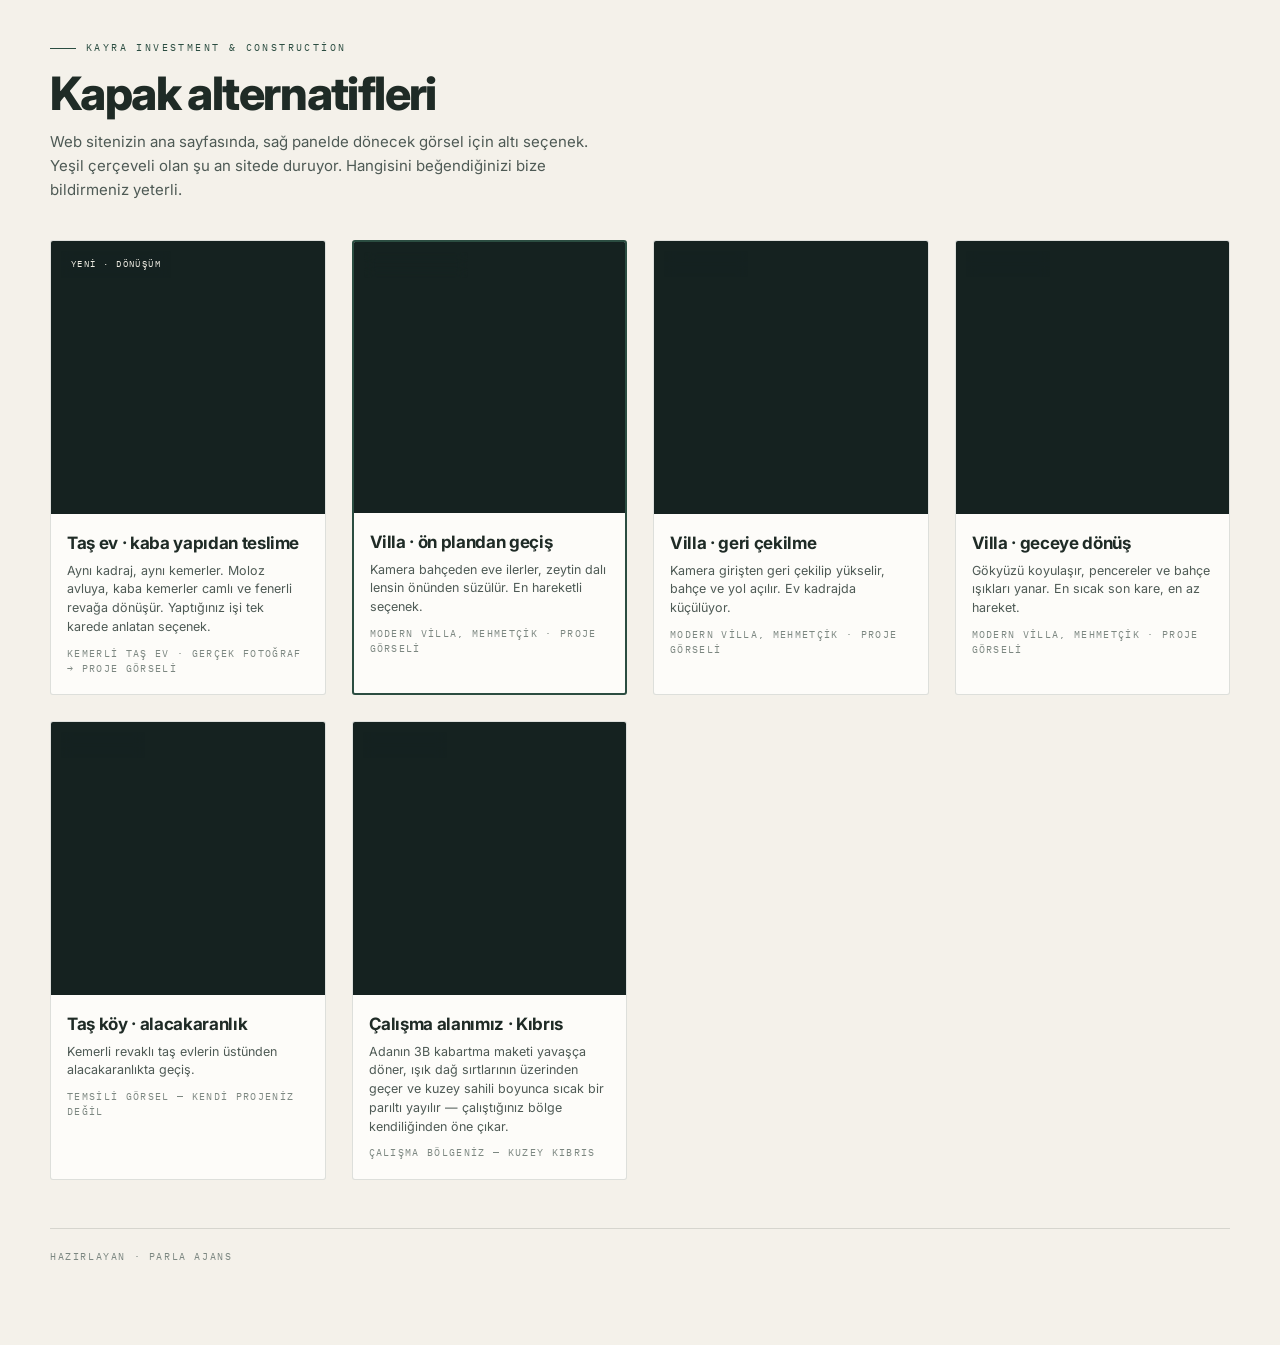
<file: alternatifler.html>
<!doctype html><html lang="tr"><head><meta charset="utf-8">
<meta name="viewport" content="width=device-width,initial-scale=1">
<meta name="robots" content="noindex, nofollow">
<title>Kayra — Kapak Alternatifleri</title>
<link href="https://fonts.googleapis.com/css2?family=Inter:wght@400;500;700;800&family=IBM+Plex+Mono:wght@400;500&display=swap" rel="stylesheet">
<style>
*{margin:0;padding:0;box-sizing:border-box}
:root{--paper:#F4F1EA;--ink:#1F2B26;--soft:#4E5A55;--muted:#7C8781;
 --green:#2B4D41;--amber:#C9995B;--line:rgba(31,43,38,.14);--cream:#EFEDE4}
body{font-family:'Inter',system-ui,sans-serif;background:var(--paper);color:var(--ink);
 line-height:1.6;-webkit-font-smoothing:antialiased;padding:40px 24px 80px}
.wrap{max-width:1180px;margin:0 auto}
.eyebrow{font-family:'IBM Plex Mono',monospace;font-size:10px;letter-spacing:.24em;
 text-transform:uppercase;color:var(--green);display:flex;align-items:center;gap:10px;margin-bottom:14px}
.eyebrow::before{content:"";width:26px;height:1px;background:var(--green)}
h1{font-size:clamp(30px,5vw,46px);font-weight:800;letter-spacing:-.035em;line-height:1.04;margin-bottom:12px}
.lead{font-size:15px;color:var(--soft);max-width:60ch;margin-bottom:38px}
.grid{display:grid;grid-template-columns:repeat(auto-fill,minmax(260px,1fr));gap:26px}
.card{background:#FDFCF9;border:1px solid var(--line);border-radius:3px;overflow:hidden;
 display:flex;flex-direction:column}
.card.live{border-color:var(--green);border-width:2px}
.vid{position:relative;aspect-ratio:1;background:#152220;overflow:hidden}
.vid video{width:100%;height:100%;object-fit:cover;display:block}
.tag{position:absolute;top:10px;left:10px;z-index:2;font-family:'IBM Plex Mono',monospace;
 font-size:9px;letter-spacing:.16em;text-transform:uppercase;color:var(--cream);
 background:rgba(21,34,32,.72);backdrop-filter:blur(6px);padding:6px 10px;border-radius:2px}
.tag.now{background:var(--green)}
.body{padding:16px 16px 18px}
.body h2{font-size:17px;font-weight:700;letter-spacing:-.02em;margin-bottom:4px}
.body p{font-size:12.5px;color:var(--soft);line-height:1.5}
.note{font-family:'IBM Plex Mono',monospace;font-size:9.5px;letter-spacing:.14em;
 text-transform:uppercase;color:var(--muted);margin-top:9px;display:block}
footer{margin-top:48px;padding-top:20px;border-top:1px solid var(--line);
 font-family:'IBM Plex Mono',monospace;font-size:10px;letter-spacing:.16em;
 text-transform:uppercase;color:var(--muted)}
</style></head><body><div class="wrap">
<div class="eyebrow">Kayra Investment &amp; Construction</div>
<h1>Kapak alternatifleri</h1>
<p class="lead">Web sitenizin ana sayfasında, sağ panelde dönecek görsel için altı seçenek.
Yeşil çerçeveli olan şu an sitede duruyor. Hangisini beğendiğinizi bize bildirmeniz yeterli.</p>
<div class="grid">

<div class="card"><div class="vid"><span class="tag">Yeni · dönüşüm</span>
<video src="alternatifler/donusum-tas.mp4" autoplay muted loop playsinline></video></div>
<div class="body"><h2>Taş ev · kaba yapıdan teslime</h2>
<p>Aynı kadraj, aynı kemerler. Moloz avluya, kaba kemerler camlı ve fenerli revağa dönüşür.
Yaptığınız işi tek karede anlatan seçenek.</p>
<span class="note">Kemerli Taş Ev · gerçek fotoğraf → proje görseli</span></div></div>

<div class="card live"><div class="vid"><span class="tag now">Şu an yayında</span>
<video src="alternatifler/villa-yaprak.mp4" autoplay muted loop playsinline></video></div>
<div class="body"><h2>Villa · ön plandan geçiş</h2>
<p>Kamera bahçeden eve ilerler, zeytin dalı lensin önünden süzülür. En hareketli seçenek.</p>
<span class="note">Modern Villa, Mehmetçik · proje görseli</span></div></div>

<div class="card"><div class="vid"><span class="tag">Alternatif</span>
<video src="alternatifler/villa-geri.mp4" autoplay muted loop playsinline></video></div>
<div class="body"><h2>Villa · geri çekilme</h2>
<p>Kamera girişten geri çekilip yükselir, bahçe ve yol açılır. Ev kadrajda küçülüyor.</p>
<span class="note">Modern Villa, Mehmetçik · proje görseli</span></div></div>

<div class="card"><div class="vid"><span class="tag">Alternatif</span>
<video src="alternatifler/villa-gece.mp4" autoplay muted loop playsinline></video></div>
<div class="body"><h2>Villa · geceye dönüş</h2>
<p>Gökyüzü koyulaşır, pencereler ve bahçe ışıkları yanar. En sıcak son kare, en az hareket.</p>
<span class="note">Modern Villa, Mehmetçik · proje görseli</span></div></div>





<div class="card"><div class="vid"><span class="tag">Alternatif</span>
<video src="alternatifler/koy.mp4" autoplay muted loop playsinline></video></div>
<div class="body"><h2>Taş köy · alacakaranlık</h2>
<p>Kemerli revaklı taş evlerin üstünden alacakaranlıkta geçiş.</p>
<span class="note">Temsili görsel — kendi projeniz değil</span></div></div>

<div class="card"><div class="vid"><span class="tag">Alternatif</span>
<video src="alternatifler/harita-kabartma.mp4" autoplay muted loop playsinline></video></div>
<div class="body"><h2>Çalışma alanımız · Kıbrıs</h2>
<p>Adanın 3B kabartma maketi yavaşça döner, ışık dağ sırtlarının üzerinden geçer ve
kuzey sahili boyunca sıcak bir parıltı yayılır — çalıştığınız bölge kendiliğinden öne çıkar.</p>
<span class="note">Çalışma bölgeniz — Kuzey Kıbrıs</span></div></div>

</div>
<footer>Hazırlayan · Parla Ajans</footer>
</div></body></html>
</file>
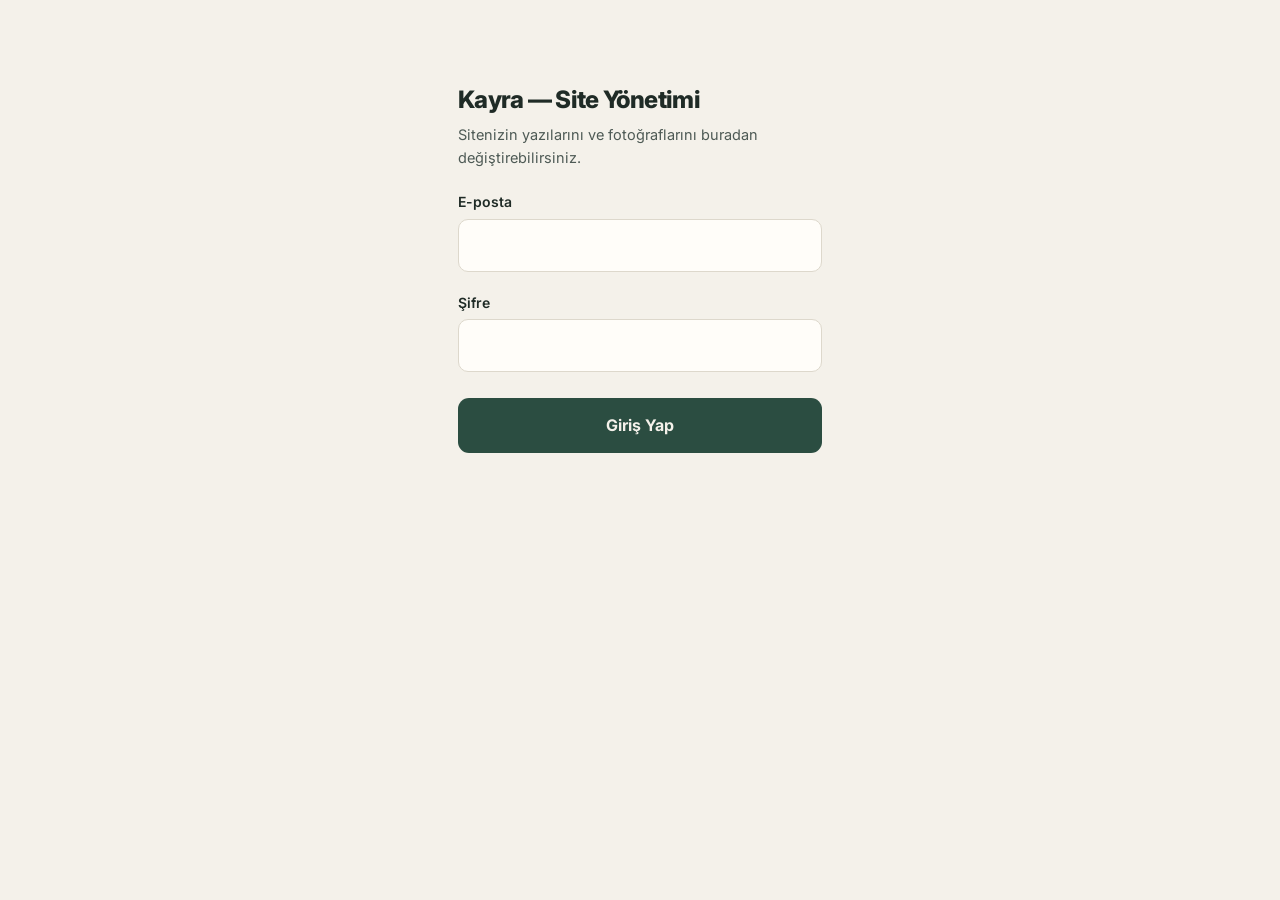
<file: panel.html>
<!doctype html><html lang="tr"><head><meta charset="utf-8">
<meta name="viewport" content="width=device-width,initial-scale=1">
<meta name="robots" content="noindex, nofollow">
<title>Kayra — Site Yönetimi</title>
<link href="https://fonts.googleapis.com/css2?family=Inter:wght@400;500;600;700;800&display=swap" rel="stylesheet">
<style>
*{margin:0;padding:0;box-sizing:border-box}
:root{--paper:#F4F1EA;--ink:#1F2B26;--soft:#4E5A55;--muted:#7C8781;
 --green:#2B4D41;--amber:#C9995B;--line:#DDD8CC;--kart:#FFFDF9;--kirmizi:#A8443A}
html{-webkit-text-size-adjust:100%}
body{font-family:'Inter',system-ui,-apple-system,sans-serif;background:var(--paper);
 color:var(--ink);line-height:1.55;font-size:16px;padding-bottom:110px}
.kap{max-width:760px;margin:0 auto;padding:0 18px}

/* ---- üst bar ---- */
header{background:var(--green);color:#F4F1EA;padding:16px 0;position:sticky;top:0;z-index:30}
header .kap{display:flex;align-items:center;justify-content:space-between;gap:12px}
header b{font-size:17px;font-weight:700;letter-spacing:-.01em}
header small{display:block;font-size:12px;opacity:.72;font-weight:400}
.cikis{background:rgba(255,255,255,.14);color:#F4F1EA;border:0;border-radius:8px;
 padding:10px 14px;font:inherit;font-size:14px;cursor:pointer;min-height:44px}

/* ---- sekmeler ---- */
nav.sek{display:flex;gap:6px;background:var(--paper);position:sticky;top:69px;z-index:20;
 padding:12px 0 10px;border-bottom:1px solid var(--line)}
nav.sek button{flex:1;background:none;border:1px solid var(--line);border-radius:9px;
 padding:12px 6px;font:inherit;font-size:14px;font-weight:600;color:var(--soft);
 cursor:pointer;min-height:48px}
nav.sek button.on{background:var(--green);border-color:var(--green);color:#F4F1EA}

section.sayfa{display:none;padding:22px 0 10px}
section.sayfa.on{display:block}
h2{font-size:20px;font-weight:700;letter-spacing:-.02em;margin:4px 0 4px}
.yardim{font-size:14px;color:var(--muted);margin-bottom:20px}

/* ---- alanlar ---- */
.alan{margin-bottom:20px}
.alan label{display:block;font-size:14px;font-weight:600;margin-bottom:6px}
.alan .ipucu{font-size:13px;color:var(--muted);margin-bottom:8px}
input[type=text],input[type=email],input[type=password],textarea{
 width:100%;font:inherit;font-size:16px;color:var(--ink);background:var(--kart);
 border:1px solid var(--line);border-radius:10px;padding:13px 14px;min-height:50px}
textarea{min-height:110px;resize:vertical;line-height:1.5}
input:focus,textarea:focus{outline:2px solid var(--green);outline-offset:1px;border-color:var(--green)}
.ikili{display:grid;grid-template-columns:1fr 1fr;gap:12px}
@media(max-width:520px){.ikili{grid-template-columns:1fr}}

/* isteğe bağlı İngilizce kutusu */
.en-ac{background:none;border:0;color:var(--green);font:inherit;font-size:13px;
 font-weight:600;cursor:pointer;padding:8px 0;text-decoration:underline;min-height:40px}
.en-kutu{display:none;margin-top:8px}
.en-kutu.acik{display:block}

/* ---- proje kartları ---- */
.proje{background:var(--kart);border:1px solid var(--line);border-radius:14px;
 padding:16px;margin-bottom:16px}
.proje-ust{display:flex;gap:14px;align-items:center}
.proje-ust img{width:76px;height:76px;object-fit:cover;border-radius:10px;
 background:#E8E4DA;flex:0 0 auto}
.proje-ust .ad{font-weight:700;font-size:16px}
.proje-ust .yer{font-size:13px;color:var(--muted)}
.proje-govde{display:none;margin-top:16px;padding-top:16px;border-top:1px solid var(--line)}
.proje.acik .proje-govde{display:block}
.ac-kapa{margin-left:auto;background:none;border:1px solid var(--line);border-radius:8px;
 padding:10px 12px;font:inherit;font-size:13px;font-weight:600;cursor:pointer;min-height:44px}
.foto-sec{display:inline-flex;align-items:center;gap:8px;background:var(--green);
 color:#F4F1EA;border:0;border-radius:10px;padding:12px 16px;font:inherit;font-size:14px;
 font-weight:600;cursor:pointer;min-height:48px}
.sil{background:none;border:1px solid var(--kirmizi);color:var(--kirmizi);border-radius:10px;
 padding:12px 16px;font:inherit;font-size:14px;font-weight:600;cursor:pointer;min-height:48px}
.ekle{width:100%;background:none;border:2px dashed var(--line);border-radius:14px;
 padding:20px;font:inherit;font-size:15px;font-weight:600;color:var(--green);
 cursor:pointer;min-height:60px}

/* ---- alt yayın çubuğu ---- */
.yayin{position:fixed;left:0;right:0;bottom:0;z-index:40;background:var(--kart);
 border-top:1px solid var(--line);padding:12px 0;box-shadow:0 -6px 24px rgba(31,43,38,.08)}
.yayin .kap{display:flex;align-items:center;gap:12px}
.yayin .durum{flex:1;font-size:13.5px;color:var(--muted);line-height:1.35}
.btn-yayin{background:var(--green);color:#F4F1EA;border:0;border-radius:11px;
 padding:15px 22px;font:inherit;font-size:16px;font-weight:700;cursor:pointer;min-height:54px}
.btn-yayin:disabled{opacity:.45;cursor:default}

/* ---- giriş / kurulum ekranı ---- */
.orta{max-width:400px;margin:9vh auto;padding:0 18px}
.orta h1{font-size:24px;font-weight:800;letter-spacing:-.03em;margin-bottom:6px}
.orta p{font-size:14.5px;color:var(--soft);margin-bottom:22px}
.orta .btn-yayin{width:100%;margin-top:6px}
.hata{background:#FBEEEC;border:1px solid #E7C4BE;color:var(--kirmizi);
 border-radius:10px;padding:12px 14px;font-size:14px;margin-bottom:16px}
.bilgi{background:#EEF2EF;border:1px solid #CFDBD4;border-radius:10px;
 padding:14px;font-size:14px;color:var(--soft);margin-bottom:18px}
code{font-family:ui-monospace,SFMono-Regular,Menlo,monospace;font-size:13px;
 background:#E8E4DA;padding:2px 5px;border-radius:4px}
.gizli{display:none !important}

/* ---- taslak uyarısı ---- */
.taslak{display:flex;gap:12px;align-items:center;flex-wrap:wrap;
 background:#FBF3E6;border:1px solid #E4CFA8;border-radius:12px;
 padding:14px 16px;margin-top:16px;font-size:14.5px}
.taslak small{color:var(--muted);font-size:13px}
.taslak-btn{display:flex;gap:8px;margin-left:auto}
.taslak-btn button{background:var(--green);color:#F4F1EA;border:0;border-radius:9px;
 padding:11px 15px;font:inherit;font-size:14px;font-weight:600;cursor:pointer;min-height:46px}
.taslak-btn button.ikincil{background:none;color:var(--soft);border:1px solid var(--line)}

/* ---- nasıl kullanılır ---- */
.rehber{background:var(--kart);border:1px solid var(--line);border-radius:12px;
 padding:0 16px;margin-top:16px;font-size:14.5px;color:var(--soft)}
.rehber summary{cursor:pointer;padding:15px 0;font-weight:600;color:var(--ink);
 list-style:none;min-height:48px;display:flex;align-items:center}
.rehber summary::after{content:"▾";margin-left:auto;color:var(--muted)}
.rehber[open] summary::after{content:"▴"}
.rehber summary::-webkit-details-marker{display:none}
.rehber ol{margin:0 0 12px 18px}
.rehber li{margin-bottom:7px}
.rehber p{padding-bottom:16px;margin:0}

/* ---- sürüm geçmişi ---- */
.gecmis{display:flex;align-items:center;gap:12px;background:var(--kart);
 border:1px solid var(--line);border-radius:11px;padding:13px 15px;margin-bottom:10px}
.gecmis .t{flex:1;font-size:14.5px}
.gecmis .t small{display:block;color:var(--muted);font-size:13px}
.gecmis button{background:none;border:1px solid var(--green);color:var(--green);
 border-radius:9px;padding:11px 14px;font:inherit;font-size:13.5px;font-weight:600;
 cursor:pointer;min-height:46px}
.bos{color:var(--muted);font-size:14px;padding:6px 0}

/* ---- ilan fotoğrafları ---- */
.foto-serit{display:grid;grid-template-columns:repeat(3,1fr);gap:10px;margin-top:8px}
.foto-kutu{position:relative;aspect-ratio:4/3;border:1px solid var(--line);border-radius:10px;
 overflow:hidden;background:#EFECE3;display:flex;align-items:center;justify-content:center;
 cursor:pointer;font-size:12.5px;color:var(--muted);text-align:center;padding:6px}
.foto-kutu img{width:100%;height:100%;object-fit:cover}
.foto-kutu .rozet{position:absolute;left:6px;top:6px;background:rgba(21,34,32,.76);
 color:#F4F1EA;font-size:9.5px;letter-spacing:.1em;text-transform:uppercase;
 padding:4px 7px;border-radius:4px}
.yayin-anahtar{display:flex;align-items:center;gap:10px;background:#EEF2EF;
 border:1px solid #CFDBD4;border-radius:10px;padding:12px 14px;margin-bottom:16px;font-size:14px}
.yayin-anahtar input{width:auto;min-height:0;transform:scale(1.25);margin-right:4px}

/* proje sırası */
.sira{display:flex;gap:6px;margin-right:4px}
.sira button{background:none;border:1px solid var(--line);border-radius:8px;
 width:40px;min-height:44px;font-size:16px;color:var(--soft);cursor:pointer;line-height:1}
.sira button:disabled{opacity:.3;cursor:default}
</style></head><body>

<!-- ============ KURULUM YAPILMAMIŞ ============ -->
<div id="ekranKurulum" class="orta gizli">
  <h1>Panel henüz bağlanmadı</h1>
  <p>Bu paneli çalıştırmak için tek seferlik bir kurulum gerekiyor.</p>
  <div class="bilgi">
    <b>Yapılacak:</b> <code>js/panel-ayar.js</code> dosyasındaki iki değeri doldurun.
    Adımlar <code>KURULUM-PANEL.md</code> dosyasında yazıyor — beş dakikalık iş.
  </div>
  <p style="font-size:13.5px">Kurulum yapılana kadar site sabit içeriğiyle sorunsuz çalışmaya devam eder.</p>
</div>

<!-- ============ GİRİŞ ============ -->
<div id="ekranGiris" class="orta gizli">
  <h1>Kayra — Site Yönetimi</h1>
  <p>Sitenizin yazılarını ve fotoğraflarını buradan değiştirebilirsiniz.</p>
  <div id="girisHata" class="hata gizli"></div>
  <div class="alan">
    <label for="gEposta">E-posta</label>
    <input id="gEposta" type="email" autocomplete="username" inputmode="email">
  </div>
  <div class="alan">
    <label for="gSifre">Şifre</label>
    <input id="gSifre" type="password" autocomplete="current-password">
  </div>
  <button class="btn-yayin" id="btnGiris">Giriş Yap</button>
</div>

<!-- ============ PANEL ============ -->
<div id="ekranPanel" class="gizli">
<header><div class="kap">
  <div><b>Kayra — Site Yönetimi</b><small id="kimBilgi"></small></div>
  <button class="cikis" id="btnCikis">Çıkış</button>
</div></header>

<div class="kap">
<div id="taslakBar" class="taslak gizli">
  <div>Geçen seferden <b>kaydedilmemiş değişiklikleriniz</b> var.<br><small id="taslakZaman"></small></div>
  <div class="taslak-btn">
    <button id="btnTaslakDevam">Devam et</button>
    <button id="btnTaslakAt" class="ikincil">At</button>
  </div>
</div>

<details class="rehber">
  <summary>Nasıl kullanılır?</summary>
  <ol>
    <li>Üstteki sekmelerden değiştirmek istediğiniz bölümü seçin.</li>
    <li>Yazıyı değiştirin ya da fotoğrafı yenisiyle seçin.</li>
    <li>Aşağıdaki yeşil <b>Yayınla</b> düğmesine basın.</li>
  </ol>
  <p>Yayınla demeden hiçbir şey sitede görünmez. Yanlış bir şey yaparsanız
  <b>Hesap</b> sekmesinden eski hâline dönebilirsiniz.</p>
</details>

<nav class="sek">
  <button data-sayfa="anasayfa" class="on">Ana Sayfa</button>
  <button data-sayfa="projeler">Projeler</button>
  <button data-sayfa="emlak">Emlak</button>
  <button data-sayfa="iletisim">İletişim</button>
  <button data-sayfa="hesap">Hesap</button>
</nav>

<!-- ---- ANA SAYFA ---- -->
<section class="sayfa on" id="s-anasayfa">
  <h2>Ana sayfa yazıları</h2>
  <p class="yardim">Sitenin ilk ekranında görünen yazılar. Kısa tutun — ekranda büyük görünürler.</p>

  <div class="alan">
    <label for="slogan1">Slogan — birinci satır</label>
    <input id="slogan1" type="text" data-i="anasayfa.slogan1">
    <button class="en-ac" type="button">İngilizcesini yaz (isteğe bağlı)</button>
    <div class="en-kutu"><input type="text" placeholder="İngilizcesi" data-i="anasayfa.slogan1_en"></div>
  </div>
  <div class="alan">
    <label for="slogan2">Slogan — ikinci satır</label>
    <input id="slogan2" type="text" data-i="anasayfa.slogan2">
    <button class="en-ac" type="button">İngilizcesini yaz (isteğe bağlı)</button>
    <div class="en-kutu"><input type="text" placeholder="İngilizcesi" data-i="anasayfa.slogan2_en"></div>
  </div>
  <div class="alan">
    <label for="giris">Giriş paragrafı</label>
    <div class="ipucu">Sloganın altındaki tanıtım yazısı. 2–3 cümle yeterli.</div>
    <textarea id="giris" data-i="anasayfa.giris"></textarea>
    <button class="en-ac" type="button">İngilizcesini yaz (isteğe bağlı)</button>
    <div class="en-kutu"><textarea placeholder="İngilizcesi" data-i="anasayfa.giris_en"></textarea></div>
  </div>

  <h2 style="margin-top:30px">Rakamlar</h2>
  <p class="yardim">İlk ekranın altındaki üç rakam.</p>
  <div id="istatistikler"></div>
</section>

<!-- ---- PROJELER ---- -->
<section class="sayfa" id="s-projeler">
  <h2>Projeler</h2>
  <p class="yardim">Sitedeki proje kartları. Sıra burada nasılsa sitede de öyle görünür.</p>
  <div id="projeListe"></div>
  <button class="ekle" id="btnYeniProje">+ Yeni proje ekle</button>
</section>

<!-- ---- EMLAK ---- -->
<section class="sayfa" id="s-emlak">
  <h2>Satılık ilanlar</h2>
  <p class="yardim">Arsa, ev, daire — sitede "Emlak" bölümünde görünürler.
  Satılan bir ilanı silmeden gizleyebilirsiniz.</p>
  <div id="ilanListe"></div>
  <button class="ekle" id="btnYeniIlan">+ Yeni ilan ekle</button>
</section>

<!-- ---- HESAP ---- -->
<section class="sayfa" id="s-hesap">
  <h2>Siteniz</h2>
  <p class="yardim">Yayınladığınız hâli görmek için siteyi açın.</p>
  <a class="foto-sec" href="index.html" target="_blank" rel="noopener"
     style="text-decoration:none">🌐 Siteyi yeni sekmede aç</a>

  <h2 style="margin-top:34px">Eski hâline dön</h2>
  <p class="yardim">Son beş yayının kaydı tutulur. Birini seçerseniz yazılar
  o hâle döner; sitede görünmesi için yine <b>Yayınla</b> demeniz gerekir.</p>
  <div id="gecmisListe"></div>

  <h2 style="margin-top:34px">Şifrenizi değiştirin</h2>
  <p class="yardim">En az 6 karakter olmalı.</p>
  <div class="alan">
    <label for="yeniSifre">Yeni şifre</label>
    <input id="yeniSifre" type="password" autocomplete="new-password">
  </div>
  <div class="alan">
    <label for="yeniSifre2">Yeni şifre (tekrar)</label>
    <input id="yeniSifre2" type="password" autocomplete="new-password">
  </div>
  <button class="foto-sec" id="btnSifre" type="button">Şifreyi değiştir</button>
  <div id="sifreDurum" style="margin-top:10px;font-size:14px"></div>
</section>

<!-- ---- İLETİŞİM ---- -->
<section class="sayfa" id="s-iletisim">
  <h2>İletişim bilgileri</h2>
  <p class="yardim">Sitenin her yerindeki telefon, WhatsApp ve e-posta bağlantıları buradan güncellenir.</p>

  <div class="alan">
    <label for="tel">Telefon — göründüğü hâli</label>
    <div class="ipucu">Ziyaretçinin ekranda okuduğu yazı. Örnek: 0533 829 80 30</div>
    <input id="tel" type="text" data-i="iletisim.telefon">
  </div>
  <div class="alan">
    <label for="telHam">Telefon — arama numarası</label>
    <div class="ipucu">Tıklayınca aranacak numara. Başında ülke kodu olmalı. Örnek: +905338298030</div>
    <input id="telHam" type="text" inputmode="tel" data-i="iletisim.telefonHam">
  </div>
  <div class="alan">
    <label for="wa">WhatsApp numarası</label>
    <div class="ipucu">Yalnız rakam, başında + ve boşluk olmadan. Örnek: 905338298030</div>
    <input id="wa" type="text" inputmode="numeric" data-i="iletisim.whatsapp">
  </div>
  <div class="alan">
    <label for="eposta">E-posta</label>
    <input id="eposta" type="text" inputmode="email" data-i="iletisim.eposta">
  </div>
  <div class="alan">
    <label for="adres">Adres</label>
    <input id="adres" type="text" data-i="iletisim.adres">
  </div>
  <div class="ikili">
    <div class="alan">
      <label for="ig">Instagram bağlantısı</label>
      <input id="ig" type="text" data-i="iletisim.instagram">
    </div>
    <div class="alan">
      <label for="fb">Facebook bağlantısı</label>
      <input id="fb" type="text" data-i="iletisim.facebook">
    </div>
  </div>
</section>
</div>

<div class="yayin"><div class="kap">
  <div class="durum" id="durum">Değişiklik yapıp <b>Yayınla</b> deyin.</div>
  <button class="btn-yayin" id="btnYayinla" disabled>Yayınla</button>
</div></div>
</div>

<input type="file" id="fotoSecici" accept="image/*" class="gizli">

<script src="js/panel-ayar.js?v=4"></script>
<script src="js/panel.js?v=4"></script>
</body></html>
</file>
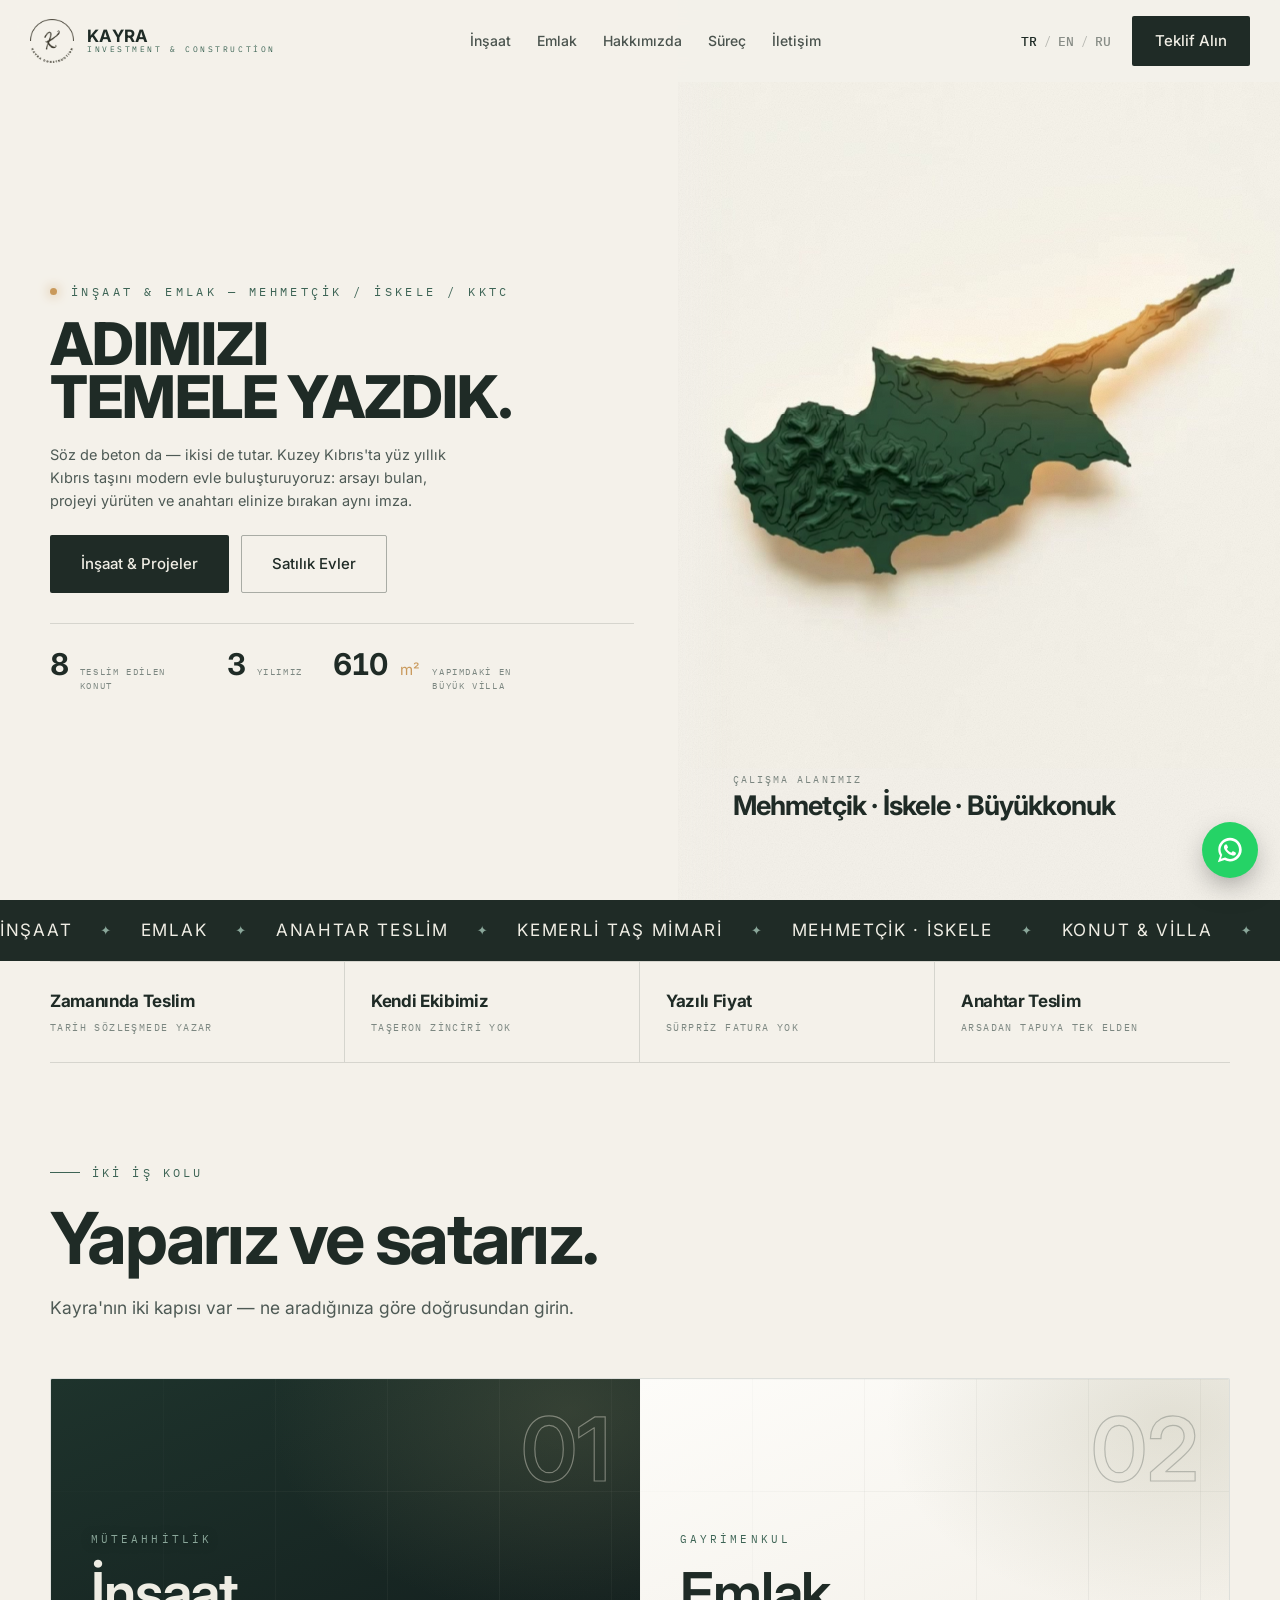
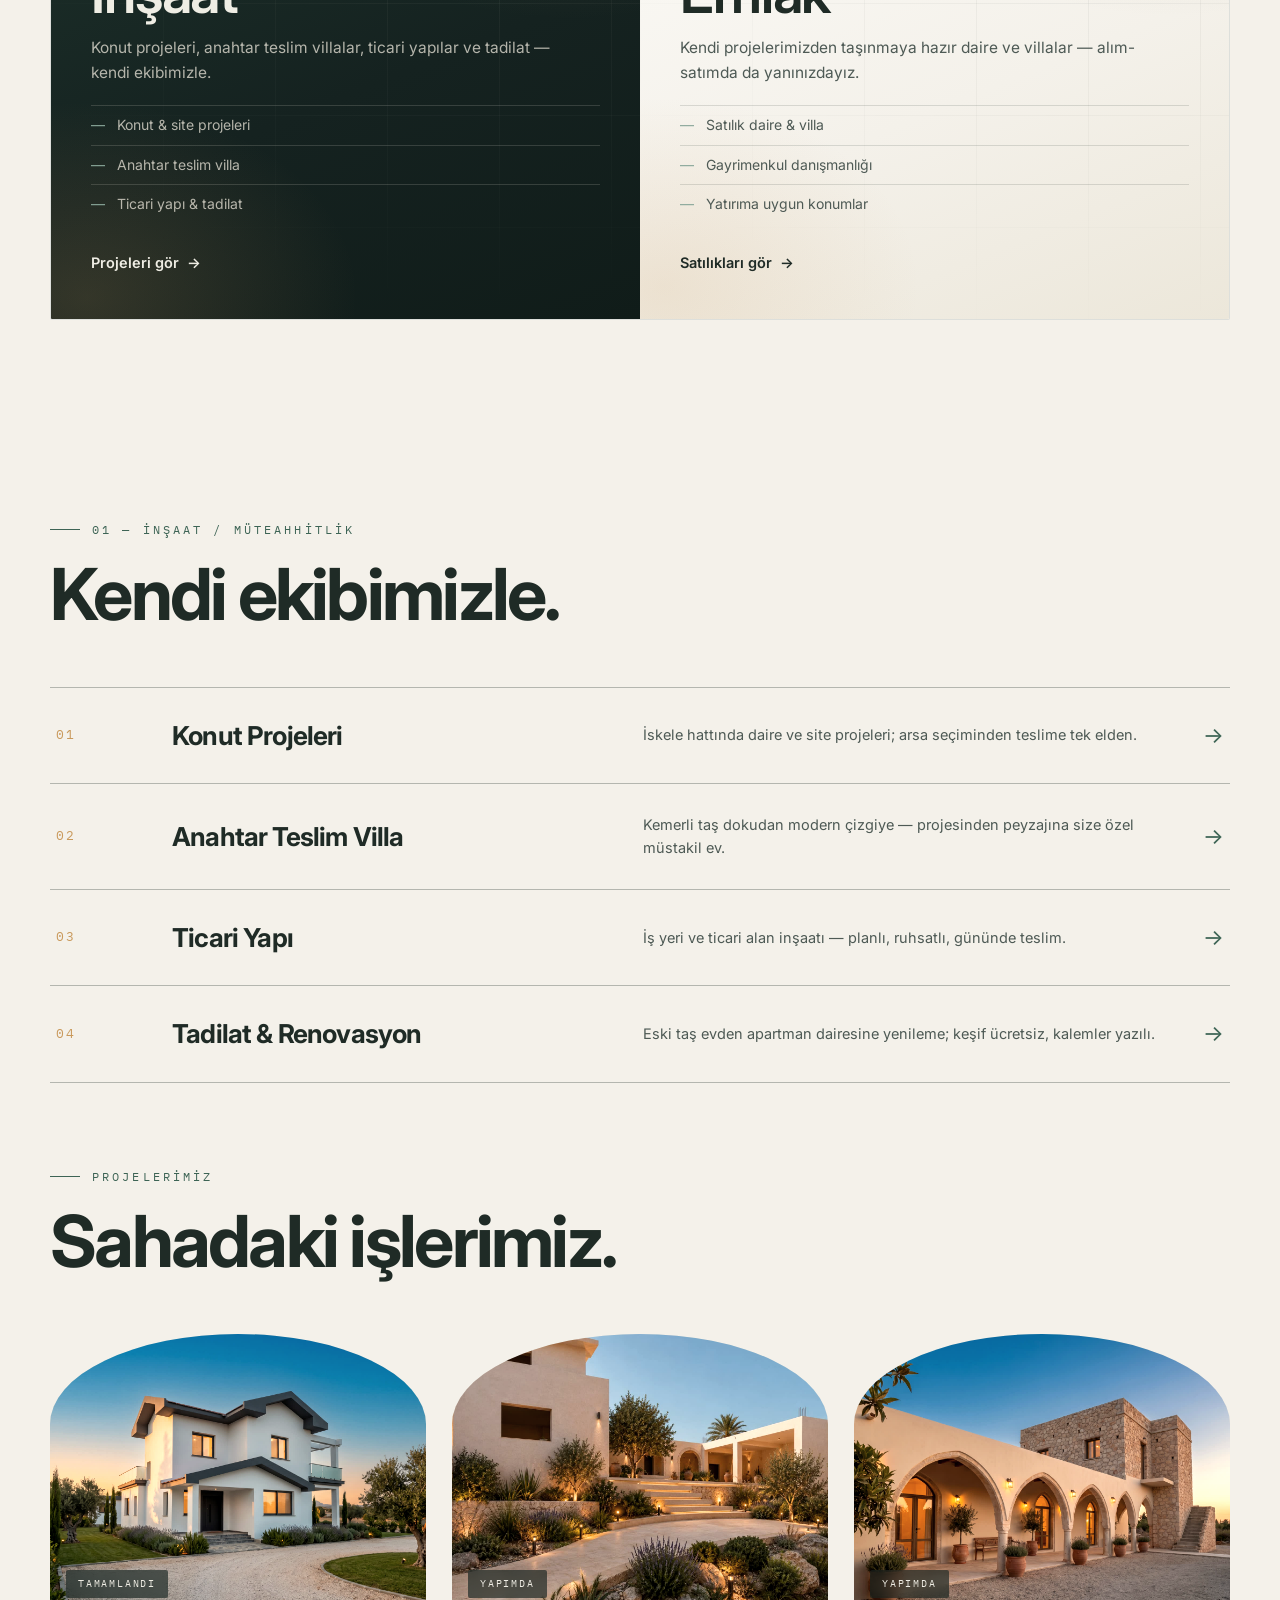
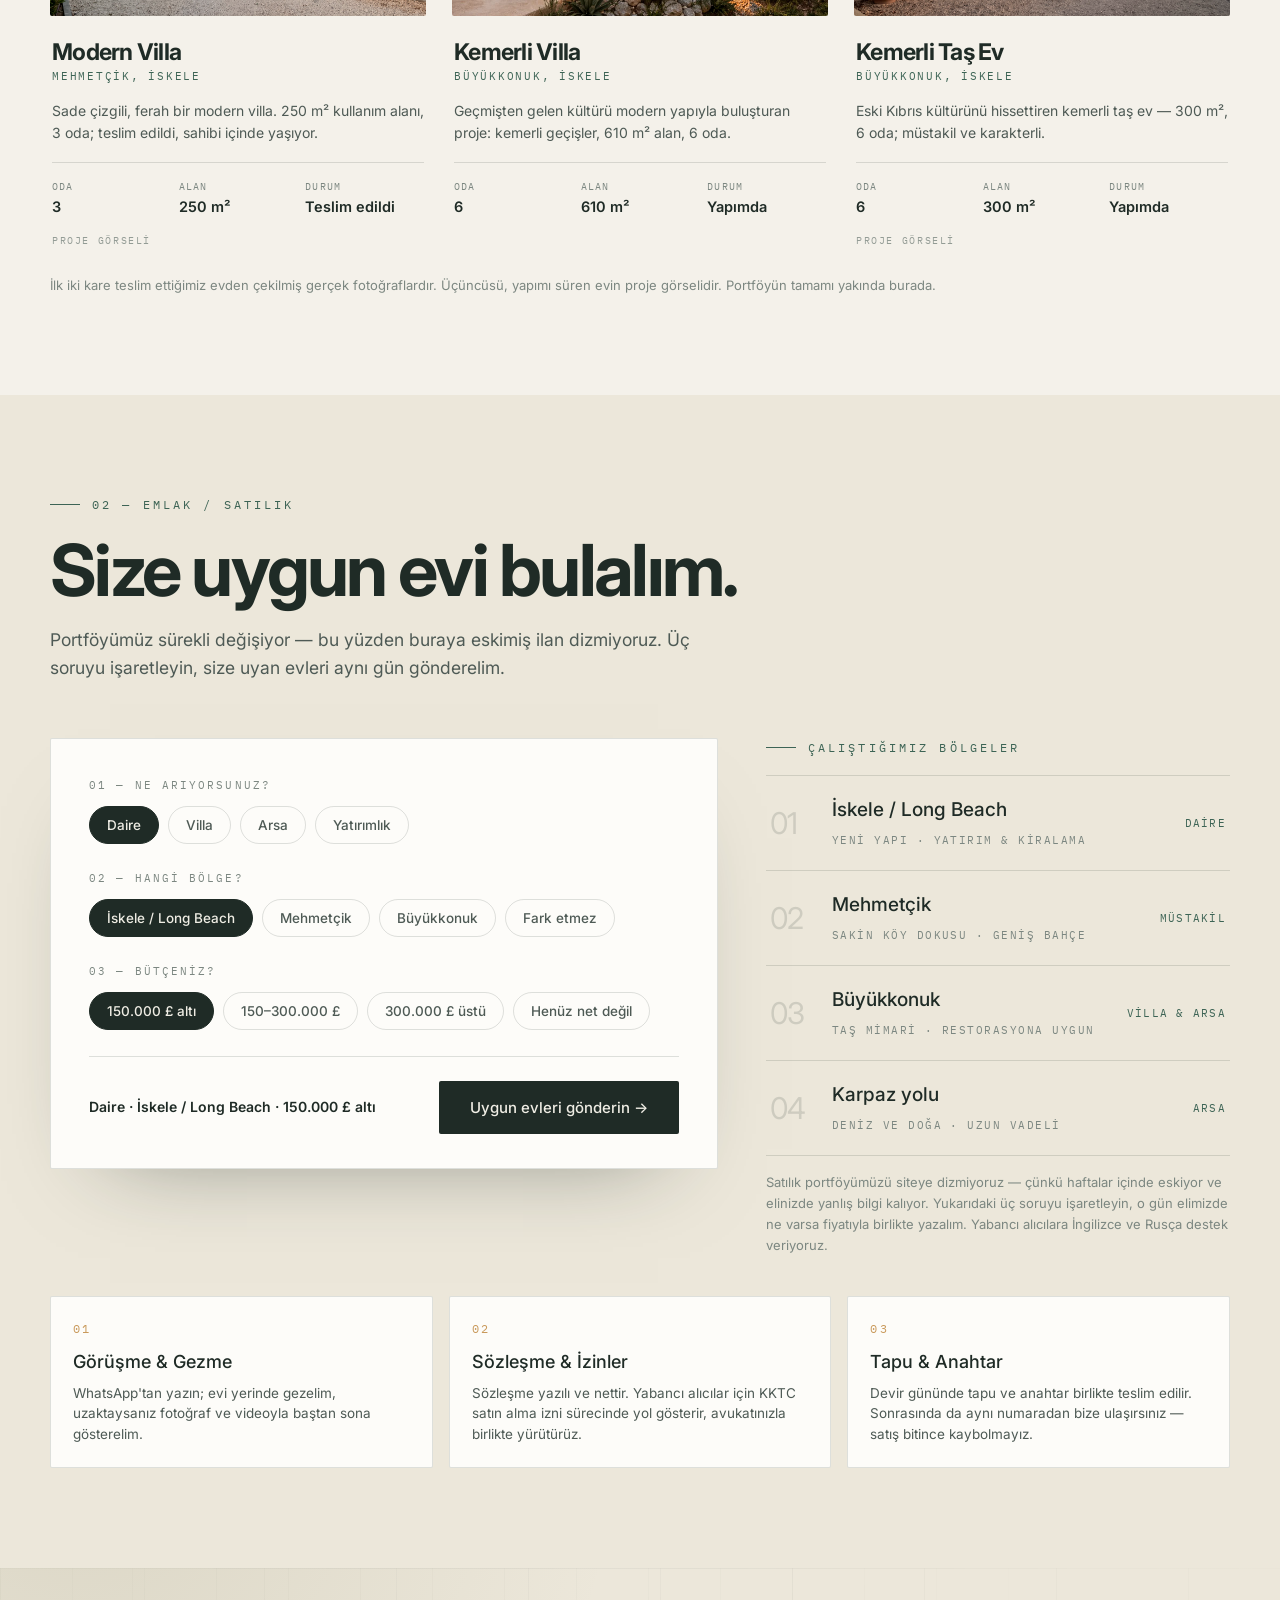
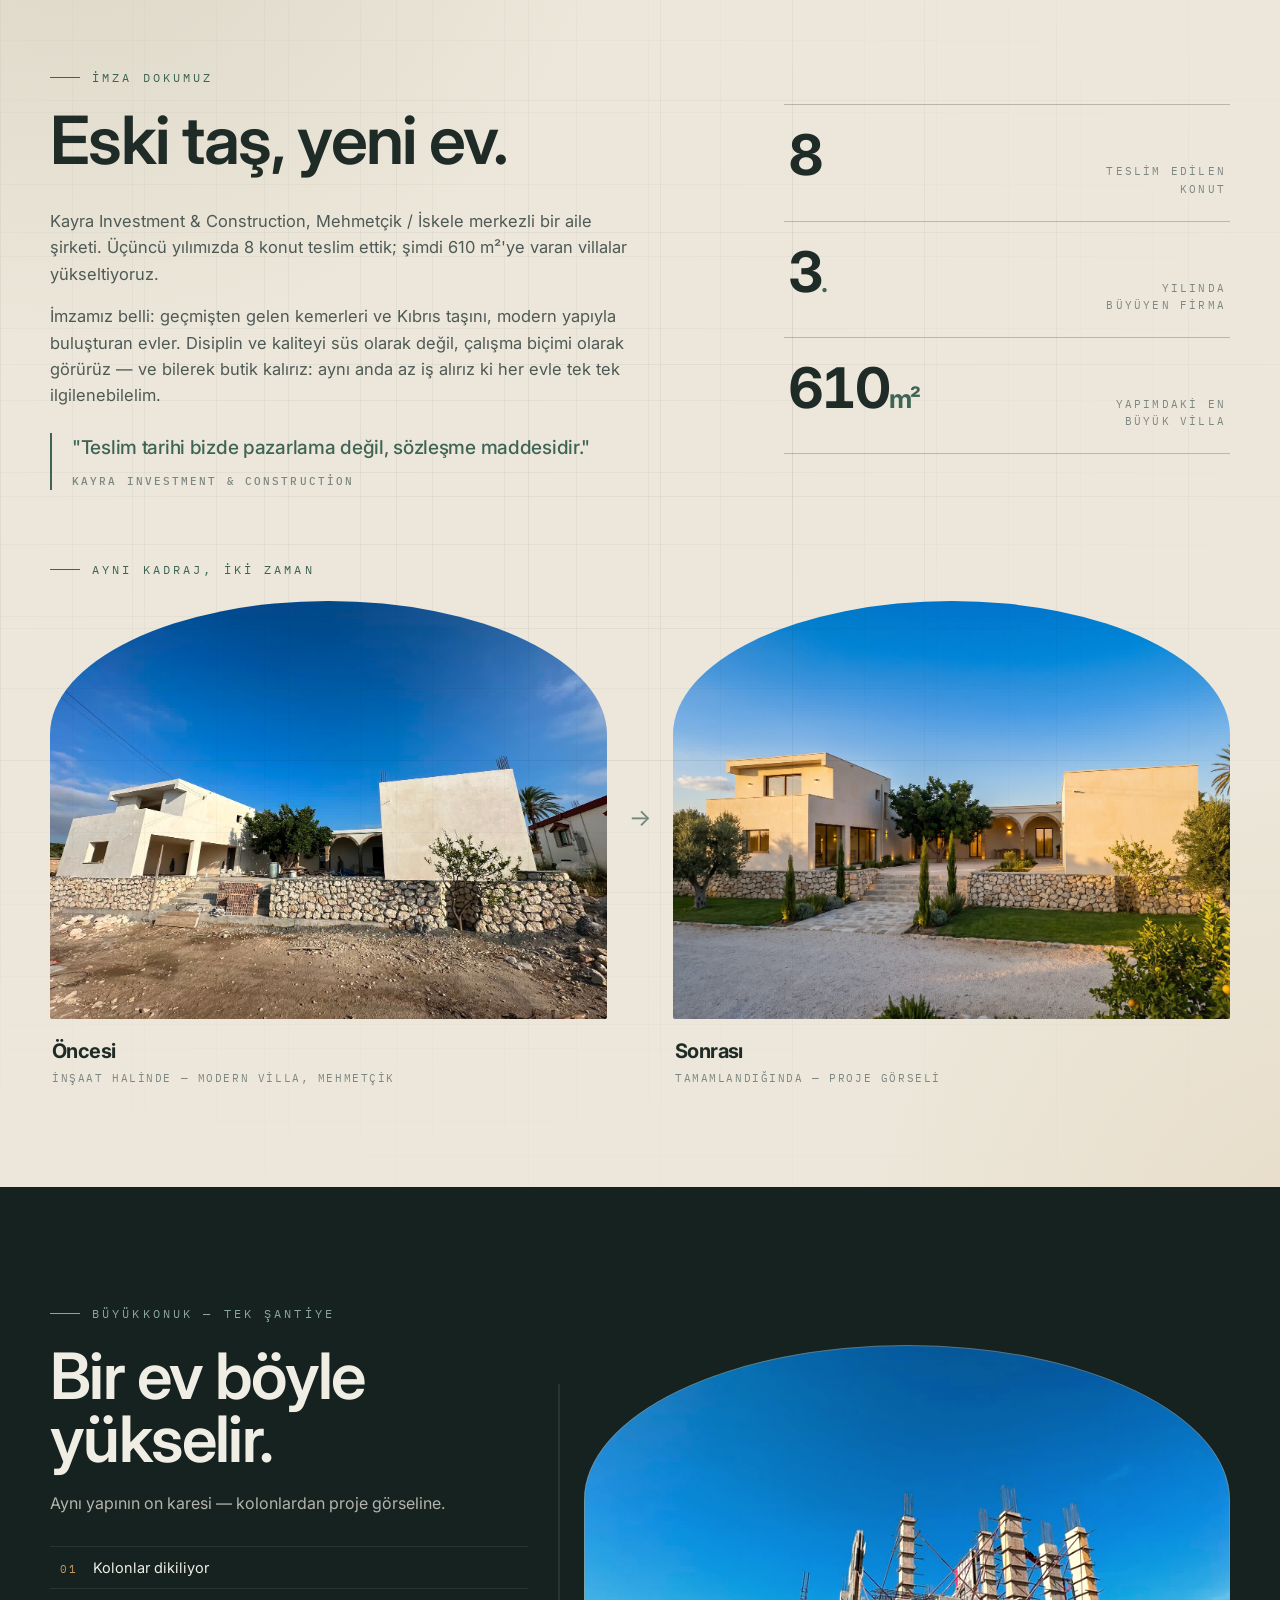
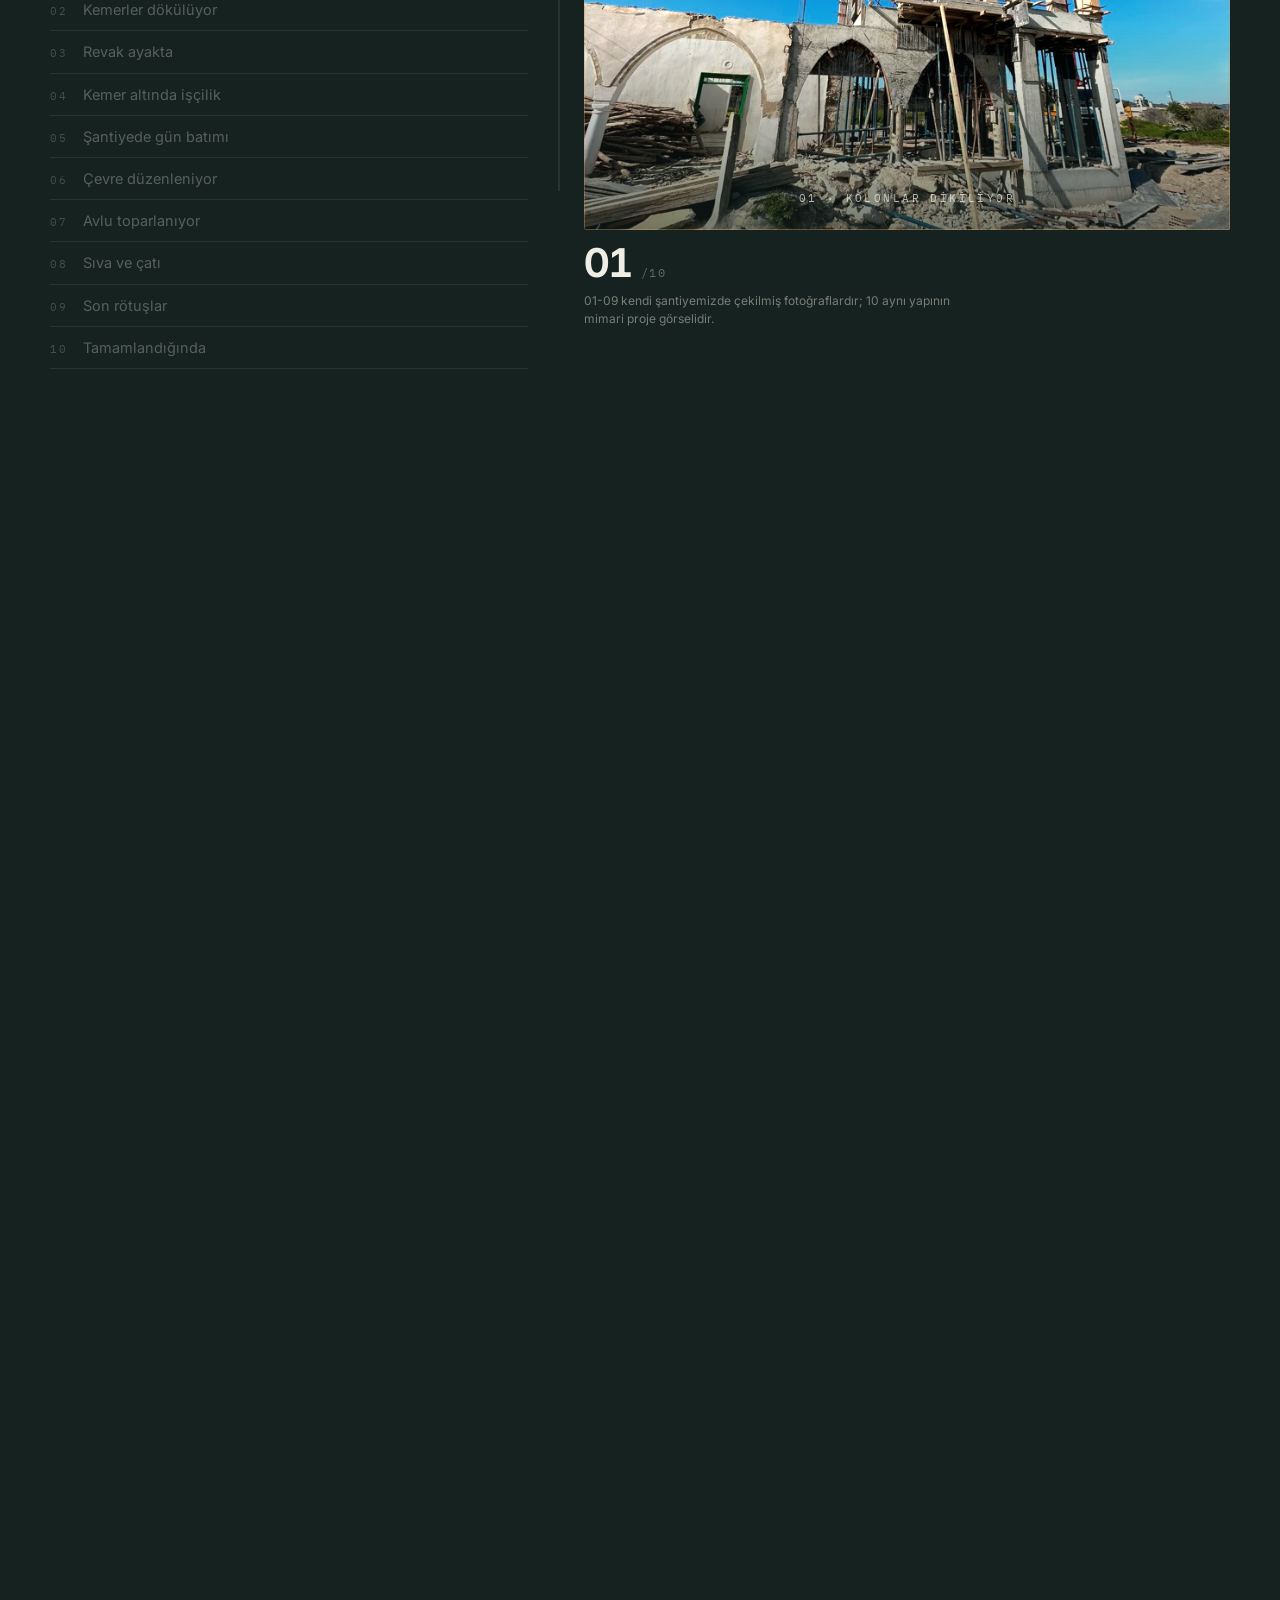
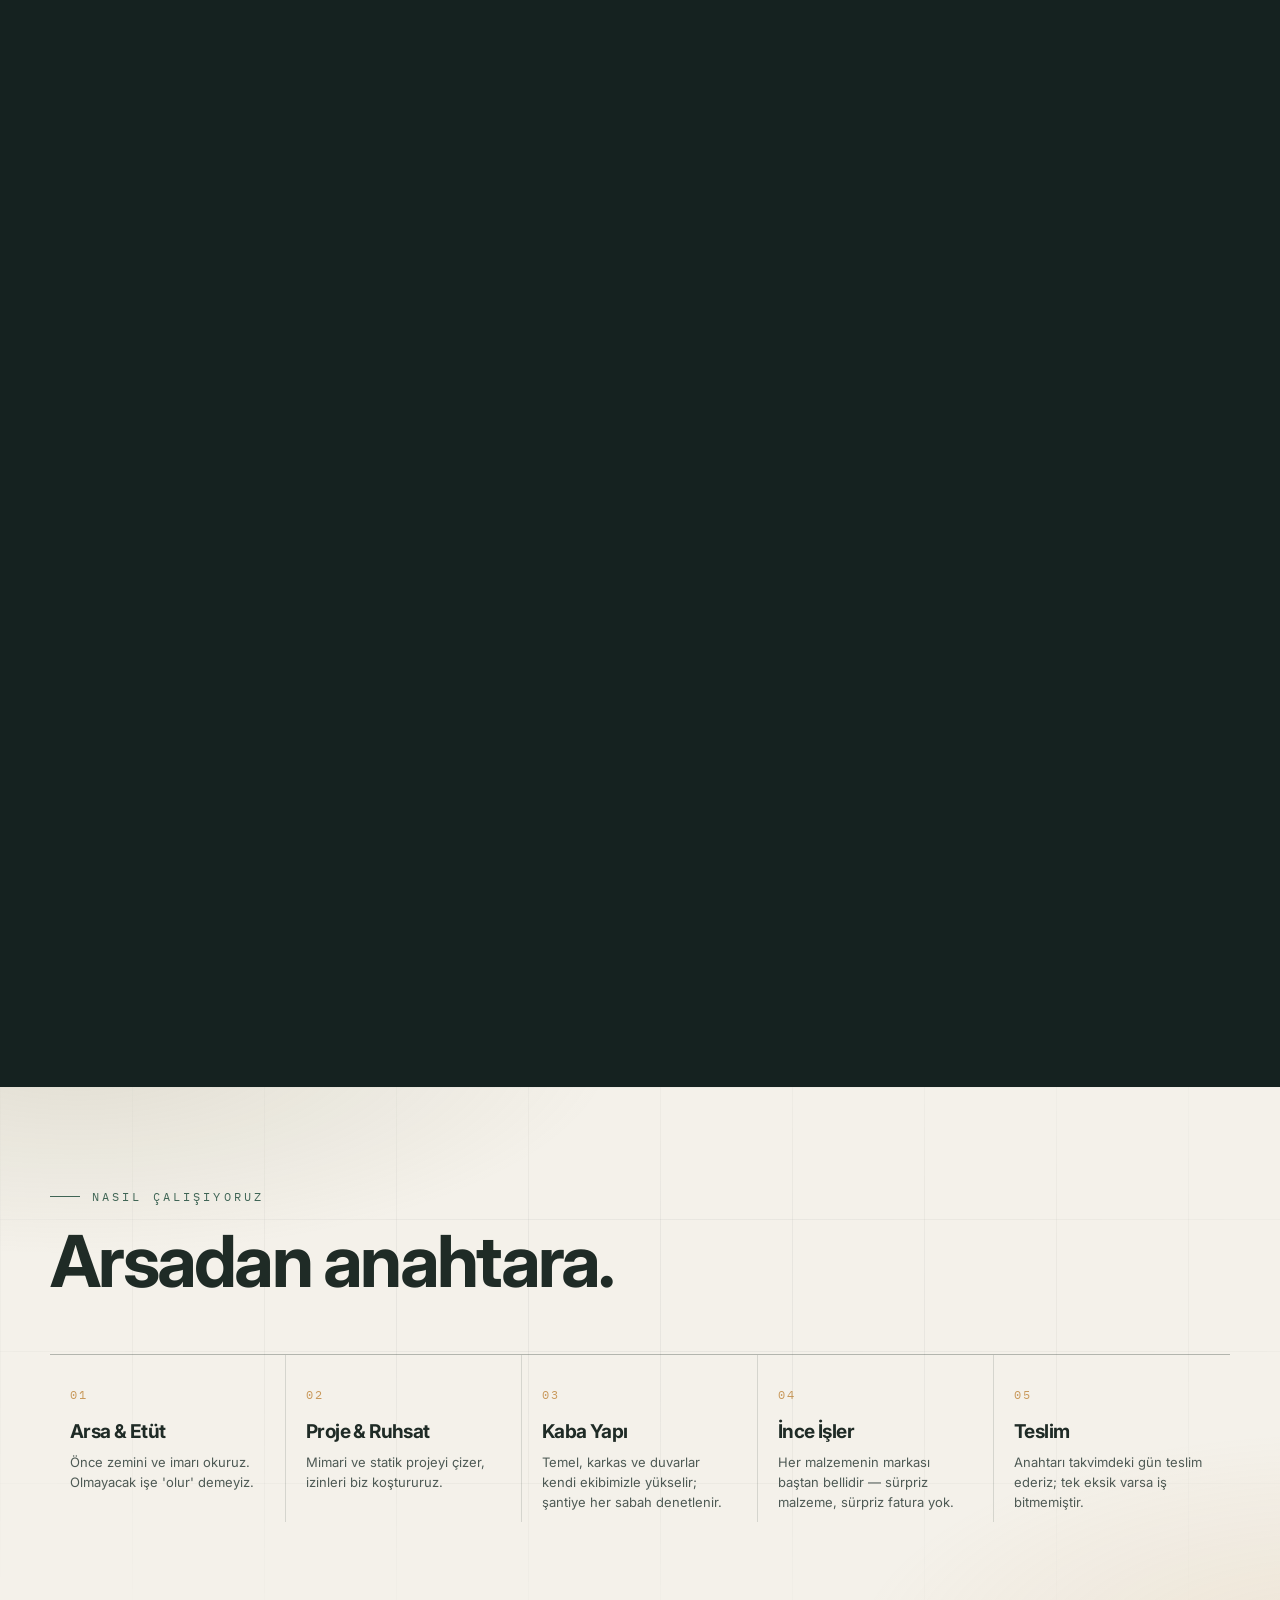
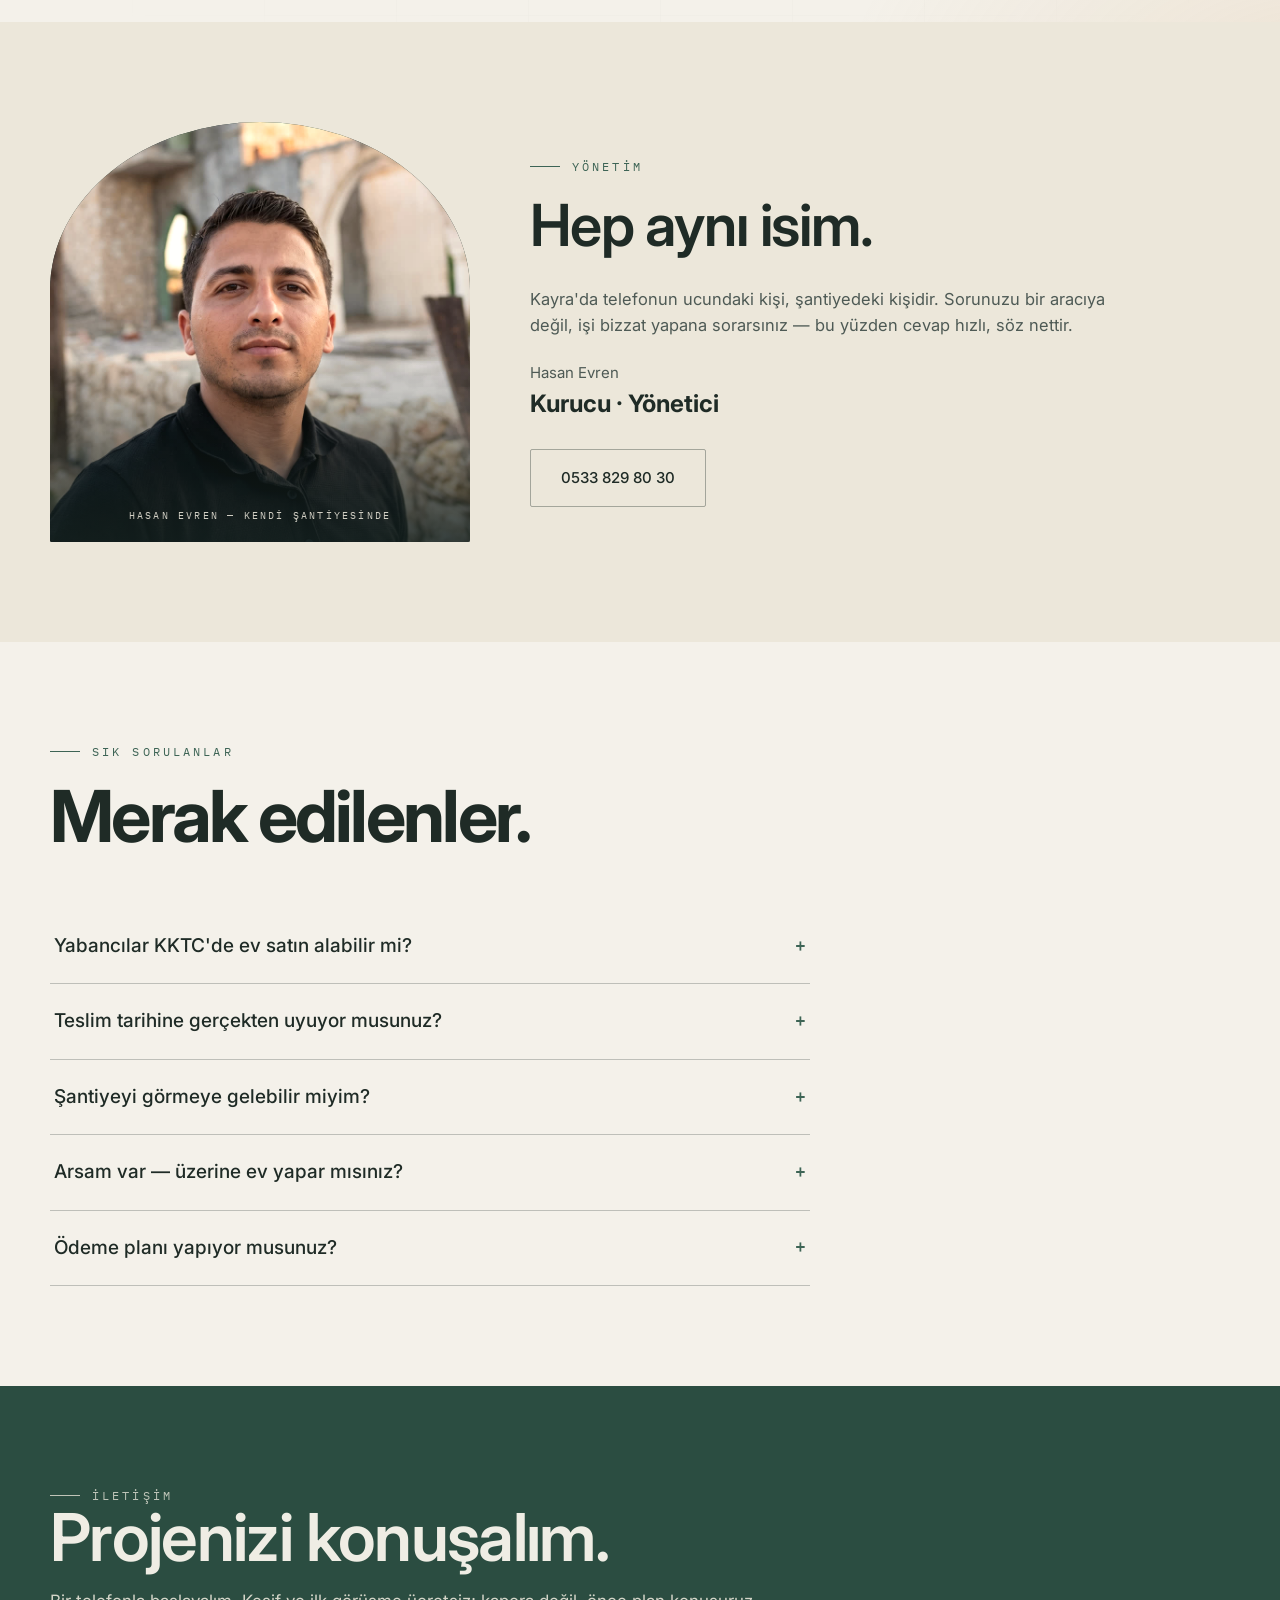
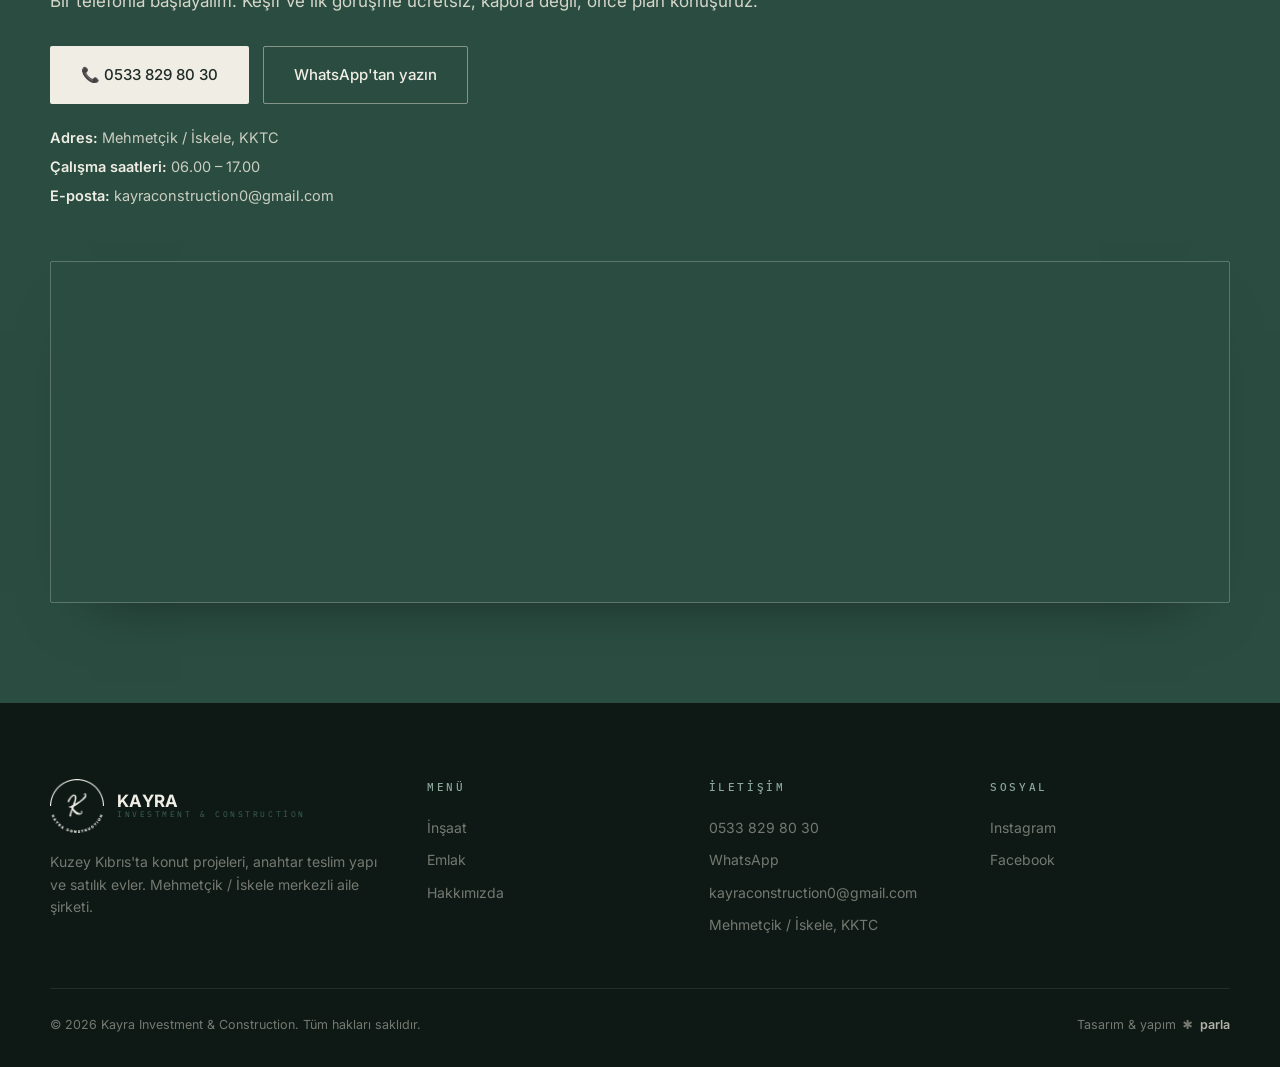
<file: secenek-2.html>
<!DOCTYPE html>
<html lang="tr">
<head>
<meta charset="UTF-8">
<meta name="viewport" content="width=device-width, initial-scale=1.0">
<title>Kayra Investment & Construction — İnşaat & Emlak | Mehmetçik, İskele</title>
<meta name="description" content="Kuzey Kıbrıs Mehmetçik/İskele merkezli inşaat ve emlak firması. Kemerli taş mimariyi modern villalarla buluşturan konut projeleri, anahtar teslim yapı ve satılık evler.">
<meta name="robots" content="noindex, nofollow"><!-- GEÇİCİ: gerçek alan adı alınınca KALDIR -->
<meta name="theme-color" content="#1D1812">
<link rel="icon" type="image/png" href="assets/favicon.png">
<link rel="apple-touch-icon" href="assets/apple-touch-icon.png">
<meta property="og:type" content="website">
<meta property="og:title" content="Kayra Investment & Construction — İnşaat & Emlak | KKTC">
<meta property="og:description" content="Kıbrıs'ın kemerli taşını modern evle buluşturuyoruz. Konut projeleri, anahtar teslim villa ve satılık evler — Mehmetçik / İskele.">
<meta property="og:image" content="assets/og-v2.jpg">
<meta property="og:locale" content="tr_TR">
<meta name="twitter:card" content="summary_large_image">
<meta name="twitter:image" content="assets/og-v2.jpg">
<script type="application/ld+json">
{"@context":"https://schema.org","@type":"GeneralContractor",
"name":"Kayra Investment & Construction",
"description":"Kuzey Kıbrıs'ta konut projeleri, anahtar teslim yapı ve satılık evler.",
"telephone":"+905338298030","email":"kayraconstruction0@gmail.com",
"address":{"@type":"PostalAddress","addressLocality":"Mehmetçik","addressRegion":"İskele","addressCountry":"CY"},
"openingHours":"Mo-Sa 06:00-17:00",
"sameAs":["https://instagram.com/kayra_constructionn","https://www.facebook.com/share/17DKp3gFcU/"],
"image":"assets/og-v2.jpg","priceRange":"$$"}
</script>
<link rel="preconnect" href="https://fonts.googleapis.com">
<link rel="preconnect" href="https://fonts.gstatic.com" crossorigin>
<link href="https://fonts.googleapis.com/css2?family=Inter:wght@400;500;600;700;800&family=IBM+Plex+Mono:wght@400;500&display=swap" rel="stylesheet">
<link rel="stylesheet" href="css/style.css?v=74">


<style>
/* HARİTA VARYANTI — sağ panel kutu olmaktan çıkar, sayfanın kremiyle birleşir.
   Video zemini #F4F1EA'ya eşitlendiği için panel sınırı gözle seçilmez. */
.heroA .hA-right{background:#F4F1EA}
.heroA .map-wrap{background:#F4F1EA}
/* style.css'te .map-vid fotoğrafı kırpmak için inset ile kaydırılmış;
   harita kadraja sığmalı, o yüzden sıfırlanıyor. */
.heroA .map-vid{position:absolute;inset:0;width:100%;height:100%;
  object-fit:contain;object-position:50% 50%;background:#F4F1EA;
  transform:scale(1.15) translateY(-2.7%);transform-origin:50% 50%}
/* Sol kenardaki koyu geçiş katmanı fotoğraf içindi; krem zeminde leke olurdu.
   Yerine sitenin tam kremiyle yumuşak bir geçiş: panel sınırındaki çizgiyi
   siler, ada 55px içeriden başladığı için adaya değmez. */
.heroA .map-wrap::after{display:block;content:"";position:absolute;inset:0;
  z-index:2;pointer-events:none;
  background:linear-gradient(to right,#F4F1EA 0,rgba(244,241,234,0) 9%)}
.heroA .grain{opacity:.10;mix-blend-mode:multiply}
/* alt yazı krem üstünde: mürekkep rengine döner, koyu şerit kalkar */
.heroA .map-legend{background:none;color:var(--ink)}
.heroA .map-legend::before{display:none}
.heroA .map-legend .ml-t{color:var(--muted)}
.heroA .map-legend .ml-n{color:var(--ink);text-shadow:none}
/* Mobilde panel kare değil (390×439): ada hem küçük kalıyor hem de alt yazının
   üstüne biniyordu. Büyütüp yukarı alıyoruz, yazıya ~25px pay kalıyor. */
@media(max-width:900px){
  .heroA .map-vid{transform:scale(1.12) translateY(-8%)}
  .heroA .map-legend{background:none}
}
</style>
</head>
<body class="pre">

<div id="loader" aria-hidden="true">
  <img src="assets/kayra-logo-light.png" alt="">
  <div class="lw">Kayra Investment &amp; Construction</div>
  <div class="ld-num"><span id="ldPct">0</span><i>%</i></div>
</div>
<div id="progress" aria-hidden="true"><i id="progressBar"></i></div>

<header id="hd">
  <div class="bar">
    <a href="#top" class="brand">
      <img class="lg-l" src="assets/kayra-logo-light.png" alt="Kayra">
      <img class="lg-d" src="assets/kayra-logo.png" alt="Kayra">
      <span class="bt"><b>KAYRA</b><span data-tr="Investment &amp; Construction" data-en="Investment &amp; Construction">Investment &amp; Construction</span></span>
    </a>
    <nav class="links">
      <a href="#insaat" data-tr="İnşaat" data-en="Construction">İnşaat</a>
      <a href="#emlak" data-tr="Emlak" data-en="Real Estate">Emlak</a>
      <a href="#hakkimizda" data-tr="Hakkımızda" data-en="About">Hakkımızda</a>
      <a href="#surec" data-tr="Süreç" data-en="Process">Süreç</a>
      <a href="#iletisim" data-tr="İletişim" data-en="Contact">İletişim</a>
    </nav>
    <div class="nav-right">
      <div class="lang">
        <button id="l-tr" class="on" onclick="setLang('tr')">TR</button><span>/</span><button id="l-en" onclick="setLang('en')">EN</button><span>/</span><button id="l-ru" onclick="setLang('ru')">RU</button>
      </div>
      <a href="#iletisim" class="btn nav-cta" data-tr="Teklif Alın" data-en="Get a Quote">Teklif Alın</a>
      <button class="burger" onclick="toggleMenu()" aria-label="Menü"><i></i><i></i><i></i></button>
    </div>
  </div>
</header>

<div class="mnav" id="mnav">
  <a href="#insaat" onclick="toggleMenu()" data-tr="İnşaat" data-en="Construction">İnşaat</a>
  <a href="#emlak" onclick="toggleMenu()" data-tr="Emlak" data-en="Real Estate">Emlak</a>
  <a href="#hakkimizda" onclick="toggleMenu()" data-tr="Hakkımızda" data-en="About">Hakkımızda</a>
  <a href="#surec" onclick="toggleMenu()" data-tr="Süreç" data-en="Process">Süreç</a>
  <a href="#iletisim" onclick="toggleMenu()" data-tr="İletişim" data-en="Contact">İletişim</a>
  <a href="#iletisim" onclick="toggleMenu()" class="btn btn-ink mnav-cta" data-tr="Teklif Alın" data-en="Get a Quote">Teklif Alın</a>
</div>

<a href="#top" id="top"></a>

<!-- HERO — VARYANT A: bölünmüş kapak -->
<section class="hero heroA">
  <div class="hA-left">
    <div class="hero-coord">
      <span class="dot"></span>
      <span data-tr="İnşaat &amp; Emlak — Mehmetçik / İskele / KKTC" data-en="Construction &amp; Real Estate — Mehmetçik / İskele / N. Cyprus">İnşaat &amp; Emlak — Mehmetçik / İskele / KKTC</span>
    </div>
    <h1 class="display">
      <span class="ln"><i class="l1" data-tr="Adımızı" data-en="Our name">Adımızı</i></span>
      <span class="ln"><i class="l2" data-tr="Temele yazdık." data-en="in the foundation.">Temele yazdık.</i></span>
    </h1>
    <p class="hero-lead" data-tr="Söz de beton da — ikisi de tutar. Kuzey Kıbrıs'ta yüz yıllık Kıbrıs taşını modern evle buluşturuyoruz: arsayı bulan, projeyi yürüten ve anahtarı elinize bırakan aynı imza." data-en="Our word and our concrete — both of them set. In North Cyprus we bring century-old Cyprus stone into the modern home: one signature finds the land, runs the build and hands you the key.">Söz de beton da — ikisi de tutar. Kuzey Kıbrıs'ta yüz yıllık Kıbrıs taşını modern evle buluşturuyoruz: arsayı bulan, projeyi yürüten ve anahtarı elinize bırakan aynı imza.</p>
    <div class="hero-ctas">
      <a href="#insaat" class="btn btn-ink" data-tr="İnşaat &amp; Projeler" data-en="Construction &amp; Projects">İnşaat &amp; Projeler</a>
      <a href="#emlak" class="btn btn-inkline" data-tr="Satılık Evler" data-en="Homes for Sale">Satılık Evler</a>
    </div>
    <div class="hA-stats">
      <div class="hstat"><b>8</b><span data-tr="Teslim edilen konut" data-en="Homes delivered">Teslim edilen konut</span></div>
      <div class="hstat"><b>3.</b><span data-tr="Yılımız" data-en="Years in business">Yılımız</span></div>
      <div class="hstat"><b>610</b><i>m²</i><span data-tr="Yapımdaki en büyük villa" data-en="Largest villa in build">Yapımdaki en büyük villa</span></div>
    </div>
  </div>
  <div class="hA-right" aria-hidden="true">
    <!-- KEMERİN İÇİNDEN GÜN BATIMI — saf CSS, 0 KB dış dosya.
         Markanın imzası (kemer) + paletin kaynağı (alacakaranlık) hareket ediyor.
         Sadece transform/opacity/filter; layout tetiklemez. -->
    <div class="map-wrap">
      <!-- KAPAK (2026-07-31): önce 3B harita, sonra kıyı manzarası denendi;
           ikisi de "bu bir inşaat firması" demiyordu. Şimdi KENDİ şantiyemizin
           gerçek karesi: usta betonarme kemerin üstünde. Fotoğraf bize ait,
           hareket image-to-video ile eklendi — uydurma şantiye riski yok,
           alt yazı da bu yüzden "kendi şantiyemizden" diyebiliyor.
           İleri-geri birleştirildi, döngü dikişsiz. 327 KB. -->
      <video class="map-vid" autoplay muted loop playsinline
             poster="assets/video/harita-krem-poster.jpg">
        <source src="assets/video/harita-krem.mp4" type="video/mp4">
      </video>
      <div class="map-legend">
        <span class="ml-t" data-tr="Çalışma alanımız" data-en="Where we build">Çalışma alanımız</span>
        <span class="ml-n" data-tr="Mehmetçik · İskele · Büyükkonuk" data-en="Mehmetçik · İskele · Büyükkonuk">Mehmetçik · İskele · Büyükkonuk</span>
      </div>
    </div>
    <div class="grain"></div>
  </div>
</section>

<!-- MARQUEE -->
<div class="marquee" aria-hidden="true">
  <div class="mq-track" id="mqTrack">
    <span data-tr="İnşaat <i>✦</i> Emlak <i>✦</i> Anahtar Teslim <i>✦</i> Kemerli Taş Mimari <i>✦</i> Mehmetçik · İskele <i>✦</i> Konut &amp; Villa <i>✦</i> " data-en="Construction <i>✦</i> Real Estate <i>✦</i> Turnkey <i>✦</i> Stone Arch Architecture <i>✦</i> Mehmetçik · İskele <i>✦</i> Homes &amp; Villas <i>✦</i> ">İnşaat <i>✦</i> Emlak <i>✦</i> Anahtar Teslim <i>✦</i> Kemerli Taş Mimari <i>✦</i> Mehmetçik · İskele <i>✦</i> Konut &amp; Villa <i>✦</i> </span>
  </div>
</div>

<!-- FAYDA ŞERİDİ — sektörün standart vaat karoları (Aladağ, Arşın, Tunalı
     hepsi bunları başlık seviyesinde kullanıyor; bizde paragraf içine gömülüydü).
     Kapak ile iş kolları arasında, ziyaretçi daha ilk ekranda görüyor. -->
<section class="promise" aria-label="Taahhütlerimiz">
  <div class="wrap">
    <ul class="promise-row rv">
      <li><b data-tr="Zamanında Teslim" data-en="On-Time Delivery">Zamanında Teslim</b><span data-tr="Tarih sözleşmede yazar" data-en="The date is in the contract">Tarih sözleşmede yazar</span></li>
      <li><b data-tr="Kendi Ekibimiz" data-en="Our Own Crew">Kendi Ekibimiz</b><span data-tr="Taşeron zinciri yok" data-en="No subcontractor chain">Taşeron zinciri yok</span></li>
      <li><b data-tr="Yazılı Fiyat" data-en="Written Pricing">Yazılı Fiyat</b><span data-tr="Sürpriz fatura yok" data-en="No surprise invoices">Sürpriz fatura yok</span></li>
      <li><b data-tr="Anahtar Teslim" data-en="Turnkey">Anahtar Teslim</b><span data-tr="Arsadan tapuya tek elden" data-en="From land to title, one hand">Arsadan tapuya tek elden</span></li>
    </ul>
  </div>
</section>

<!-- PILLARS -->
<section id="isKollari">
  <div class="wrap">
    <div class="sec-head rv">
      <div class="eyebrow" data-tr="İki iş kolu" data-en="Two divisions">İki iş kolu</div>
      <h2 class="msk"><i data-tr="Yaparız ve satarız." data-en="We build and we sell.">Yaparız ve satarız.</i></h2>
      <p data-tr="Kayra'nın iki kapısı var — ne aradığınıza göre doğrusundan girin." data-en="Kayra has two doors — enter through the one that fits what you need.">Kayra'nın iki kapısı var — ne aradığınıza göre doğrusundan girin.</p>
    </div>
    <div class="pillar-wrap rv">
      <a href="#insaat" class="pillar insaat">
        <div class="big-num">01</div>
        <div class="content">
          <div class="ptag" data-tr="Müteahhitlik" data-en="Contracting">Müteahhitlik</div>
          <h3 data-tr="İnşaat" data-en="Construction">İnşaat</h3>
          <p data-tr="Konut projeleri, anahtar teslim villalar, ticari yapılar ve tadilat — kendi ekibimizle." data-en="Housing projects, turnkey villas, commercial builds and renovation — with our own team.">Konut projeleri, anahtar teslim villalar, ticari yapılar ve tadilat — kendi ekibimizle.</p>
          <ul>
            <li data-tr="Konut &amp; site projeleri" data-en="Housing &amp; complex projects">Konut &amp; site projeleri</li>
            <li data-tr="Anahtar teslim villa" data-en="Turnkey villas">Anahtar teslim villa</li>
            <li data-tr="Ticari yapı &amp; tadilat" data-en="Commercial &amp; renovation">Ticari yapı &amp; tadilat</li>
          </ul>
          <span class="go" data-tr="Projeleri gör" data-en="View projects">Projeleri gör <span class="ar">→</span></span>
        </div>
      </a>
      <a href="#emlak" class="pillar emlak">
        <div class="big-num">02</div>
        <div class="content">
          <div class="ptag" data-tr="Gayrimenkul" data-en="Property">Gayrimenkul</div>
          <h3 data-tr="Emlak" data-en="Real Estate">Emlak</h3>
          <p data-tr="Kendi projelerimizden taşınmaya hazır daire ve villalar — alım-satımda da yanınızdayız." data-en="Move-in-ready homes from our own projects — and we guide you in buying and selling too.">Kendi projelerimizden taşınmaya hazır daire ve villalar — alım-satımda da yanınızdayız.</p>
          <ul>
            <li data-tr="Satılık daire &amp; villa" data-en="Apartments &amp; villas for sale">Satılık daire &amp; villa</li>
            <li data-tr="Gayrimenkul danışmanlığı" data-en="Property consultancy">Gayrimenkul danışmanlığı</li>
            <li data-tr="Yatırıma uygun konumlar" data-en="Investment-grade locations">Yatırıma uygun konumlar</li>
          </ul>
          <span class="go" data-tr="Satılıkları gör" data-en="Browse listings">Satılıkları gör <span class="ar">→</span></span>
        </div>
      </a>
    </div>
  </div>
</section>

<!-- INSAAT -->
<section id="insaat">
  <div class="wrap">
    <div class="sec-head rv">
      <div class="eyebrow" data-tr="01 — İnşaat / Müteahhitlik" data-en="01 — Construction / Contracting">01 — İnşaat / Müteahhitlik</div>
      <h2 class="msk"><i data-tr="Kendi ekibimizle." data-en="With our own crew.">Kendi ekibimizle.</i></h2>
    </div>
    <div class="svc-rows rv">
      <div class="svc-row"><div class="n">01</div><h3 data-tr="Konut Projeleri" data-en="Housing Projects">Konut Projeleri</h3><p data-tr="İskele hattında daire ve site projeleri; arsa seçiminden teslime tek elden." data-en="Apartment and complex projects along İskele; one hand from land choice to handover.">İskele hattında daire ve site projeleri; arsa seçiminden teslime tek elden.</p><span class="ar">→</span></div>
      <div class="svc-row"><div class="n">02</div><h3 data-tr="Anahtar Teslim Villa" data-en="Turnkey Villa">Anahtar Teslim Villa</h3><p data-tr="Kemerli taş dokudan modern çizgiye — projesinden peyzajına size özel müstakil ev." data-en="From stone-arch character to modern lines — a detached home tailored to you, design to landscape.">Kemerli taş dokudan modern çizgiye — projesinden peyzajına size özel müstakil ev.</p><span class="ar">→</span></div>
      <div class="svc-row"><div class="n">03</div><h3 data-tr="Ticari Yapı" data-en="Commercial Builds">Ticari Yapı</h3><p data-tr="İş yeri ve ticari alan inşaatı — planlı, ruhsatlı, gününde teslim." data-en="Workplace and commercial construction — planned, permitted, delivered on the day.">İş yeri ve ticari alan inşaatı — planlı, ruhsatlı, gününde teslim.</p><span class="ar">→</span></div>
      <div class="svc-row"><div class="n">04</div><h3 data-tr="Tadilat &amp; Renovasyon" data-en="Renovation">Tadilat &amp; Renovasyon</h3><p data-tr="Eski taş evden apartman dairesine yenileme; keşif ücretsiz, kalemler yazılı." data-en="Renovation from old stone houses to apartments; free survey, itemised in writing.">Eski taş evden apartman dairesine yenileme; keşif ücretsiz, kalemler yazılı.</p><span class="ar">→</span></div>
    </div>

    <div class="sec-head rv" style="margin-top:84px">
      <div class="eyebrow" data-tr="Projelerimiz" data-en="Our projects">Projelerimiz</div>
      <h2 class="msk"><i data-tr="Sahadaki işlerimiz." data-en="Our work on site.">Sahadaki işlerimiz.</i></h2>
    </div>
    <div class="cards rv">
      <div class="card">
        <div class="ph"><img src="assets/foto/proje-modern.jpg" alt="Modern Villa — tamamlandığında, Mehmetçik" loading="lazy"><span class="st" data-tr="Tamamlandı" data-en="Completed">Tamamlandı</span></div>
        <div class="body"><h3 data-tr="Modern Villa" data-en="Modern Villa">Modern Villa</h3><div class="loc">Mehmetçik, İskele</div><p data-tr="Sade çizgili, ferah bir modern villa. 250 m² kullanım alanı, 3 oda; teslim edildi, sahibi içinde yaşıyor." data-en="A clean-lined, airy modern villa. 250 m² of living space, 3 rooms; delivered and lived in.">Sade çizgili, ferah bir modern villa. 250 m² kullanım alanı, 3 oda; teslim edildi, sahibi içinde yaşıyor.</p><div class="facts"><div><span data-tr="Oda" data-en="Rooms">Oda</span><b>3</b></div><div><span data-tr="Alan" data-en="Area">Alan</span><b>250 m²</b></div><div><span data-tr="Durum" data-en="Status">Durum</span><b data-tr="Teslim edildi" data-en="Delivered">Teslim edildi</b></div></div><div class="pvn" data-tr="Proje görseli" data-en="Visualisation">Proje görseli</div></div>
      </div>
      <div class="card">
        <div class="ph"><img src="assets/foto/proje-teslim.jpg" alt="Kemerli Villa — teslim edilmiş hâli, Büyükkonuk" loading="lazy"><span class="st" data-tr="Yapımda" data-en="In build">Yapımda</span></div>
        <div class="body"><h3 data-tr="Kemerli Villa" data-en="Arched Villa">Kemerli Villa</h3><div class="loc">Büyükkonuk, İskele</div><p data-tr="Geçmişten gelen kültürü modern yapıyla buluşturan proje: kemerli geçişler, 610 m² alan, 6 oda." data-en="A project uniting heritage culture with modern building: arched passages, 610 m², 6 rooms.">Geçmişten gelen kültürü modern yapıyla buluşturan proje: kemerli geçişler, 610 m² alan, 6 oda.</p><div class="facts"><div><span data-tr="Oda" data-en="Rooms">Oda</span><b>6</b></div><div><span data-tr="Alan" data-en="Area">Alan</span><b>610 m²</b></div><div><span data-tr="Durum" data-en="Status">Durum</span><b data-tr="Yapımda" data-en="In build">Yapımda</b></div></div></div>
      </div>
      <div class="card">
        <div class="ph"><img src="assets/foto/proje-tasev.jpg" alt="Kemerli Taş Ev — tamamlandığında, Büyükkonuk" loading="lazy"><span class="st" data-tr="Yapımda" data-en="In build">Yapımda</span></div>
        <div class="body"><h3 data-tr="Kemerli Taş Ev" data-en="Stone Arch House">Kemerli Taş Ev</h3><div class="loc">Büyükkonuk, İskele</div><p data-tr="Eski Kıbrıs kültürünü hissettiren kemerli taş ev — 300 m², 6 oda; müstakil ve karakterli." data-en="A stone arch house echoing old Cyprus — 300 m², 6 rooms; detached and full of character.">Eski Kıbrıs kültürünü hissettiren kemerli taş ev — 300 m², 6 oda; müstakil ve karakterli.</p><div class="facts"><div><span data-tr="Oda" data-en="Rooms">Oda</span><b>6</b></div><div><span data-tr="Alan" data-en="Area">Alan</span><b>300 m²</b></div><div><span data-tr="Durum" data-en="Status">Durum</span><b data-tr="Yapımda" data-en="In build">Yapımda</b></div></div><div class="pvn" data-tr="Proje görseli" data-en="Visualisation">Proje görseli</div></div>
      </div>
    </div>
    <p class="note rv" data-tr="İlk iki kare teslim ettiğimiz evden çekilmiş gerçek fotoğraflardır. Üçüncüsü, yapımı süren evin proje görselidir. Portföyün tamamı yakında burada." data-en="The first two images are real photographs of a home we delivered. The third is a visualisation of a home still in build. The full portfolio is coming here soon.">İlk iki kare teslim ettiğimiz evden çekilmiş gerçek fotoğraflardır. Üçüncüsü, yapımı süren evin proje görselidir. Portföyün tamamı yakında burada.</p>
  </div>
</section>

<!-- EMLAK -->
<section id="emlak" style="background:var(--paper-2)">
  <div class="wrap">
    <div class="sec-head rv">
      <div class="eyebrow" data-tr="02 — Emlak / Satılık" data-en="02 — Real Estate / For Sale">02 — Emlak / Satılık</div>
      <h2 class="msk"><i data-tr="Size uygun evi bulalım." data-en="Let's find your home.">Size uygun evi bulalım.</i></h2>
      <p data-tr="Portföyümüz sürekli değişiyor — bu yüzden buraya eskimiş ilan dizmiyoruz. Üç soruyu işaretleyin, size uyan evleri aynı gün gönderelim." data-en="Our portfolio changes constantly — so we don't fill this page with stale listings. Mark three answers and we'll send you the matching homes the same day.">Portföyümüz sürekli değişiyor — bu yüzden buraya eskimiş ilan dizmiyoruz. Üç soruyu işaretleyin, size uyan evleri aynı gün gönderelim.</p>
    </div>
    <div class="emlak-grid rv">
      <div class="finder" id="finder">
        <div class="fgroup">
          <div class="fq" data-tr="01 — Ne arıyorsunuz?" data-en="01 — What are you looking for?">01 — Ne arıyorsunuz?</div>
          <div class="chips" data-k="tip">
            <button class="on" data-v="Daire" data-tr="Daire" data-en="Apartment">Daire</button>
            <button data-v="Villa" data-tr="Villa" data-en="Villa">Villa</button>
            <button data-v="Arsa" data-tr="Arsa" data-en="Land">Arsa</button>
            <button data-v="Yatırımlık" data-tr="Yatırımlık" data-en="Investment">Yatırımlık</button>
          </div>
        </div>
        <div class="fgroup">
          <div class="fq" data-tr="02 — Hangi bölge?" data-en="02 — Which area?">02 — Hangi bölge?</div>
          <div class="chips" data-k="bolge">
            <button class="on" data-v="İskele / Long Beach" data-tr="İskele / Long Beach" data-en="İskele / Long Beach">İskele / Long Beach</button>
            <button data-v="Mehmetçik" data-tr="Mehmetçik" data-en="Mehmetçik">Mehmetçik</button>
            <button data-v="Büyükkonuk" data-tr="Büyükkonuk" data-en="Büyükkonuk">Büyükkonuk</button>
            <button data-v="Fark etmez" data-tr="Fark etmez" data-en="Any area">Fark etmez</button>
          </div>
        </div>
        <div class="fgroup">
          <div class="fq" data-tr="03 — Bütçeniz?" data-en="03 — Your budget?">03 — Bütçeniz?</div>
          <div class="chips" data-k="butce">
            <button class="on" data-v="150.000 £ altı" data-tr="150.000 £ altı" data-en="Under £150,000">150.000 £ altı</button>
            <button data-v="150–300.000 £" data-tr="150–300.000 £" data-en="£150–300,000">150–300.000 £</button>
            <button data-v="300.000 £ üstü" data-tr="300.000 £ üstü" data-en="Over £300,000">300.000 £ üstü</button>
            <button data-v="Henüz net değil" data-tr="Henüz net değil" data-en="Not sure yet">Henüz net değil</button>
          </div>
        </div>
        <div class="finder-foot">
          <p class="finder-sum" id="finderSum"></p>
          <button class="btn btn-ink" id="finderGo" type="button" data-tr="Uygun evleri gönderin →" data-en="Send me matching homes →">Uygun evleri gönderin →</button>
        </div>
      </div>
      <div>
        <div class="eyebrow" style="margin-bottom:18px" data-tr="Çalıştığımız bölgeler" data-en="Where we work">Çalıştığımız bölgeler</div>
        <ul class="stock-list region-list">
          <li>
            <span class="sk">01</span>
            <span><h4>İskele / Long Beach</h4><span class="sl" data-tr="Yeni yapı · Yatırım &amp; kiralama" data-en="New build · Investment &amp; rental">Yeni yapı · Yatırım &amp; kiralama</span></span>
            <span class="ss" data-tr="Daire" data-en="Apartments">Daire</span>
          </li>
          <li>
            <span class="sk">02</span>
            <span><h4>Mehmetçik</h4><span class="sl" data-tr="Sakin köy dokusu · Geniş bahçe" data-en="Quiet village · Large gardens">Sakin köy dokusu · Geniş bahçe</span></span>
            <span class="ss" data-tr="Müstakil" data-en="Detached">Müstakil</span>
          </li>
          <li>
            <span class="sk">03</span>
            <span><h4>Büyükkonuk</h4><span class="sl" data-tr="Taş mimari · Restorasyona uygun" data-en="Stone architecture · Restoration">Taş mimari · Restorasyona uygun</span></span>
            <span class="ss" data-tr="Villa &amp; arsa" data-en="Villa &amp; land">Villa &amp; arsa</span>
          </li>
          <li>
            <span class="sk">04</span>
            <span><h4>Karpaz yolu</h4><span class="sl" data-tr="Deniz ve doğa · Uzun vadeli" data-en="Sea and nature · Long term">Deniz ve doğa · Uzun vadeli</span></span>
            <span class="ss" data-tr="Arsa" data-en="Land">Arsa</span>
          </li>
        </ul>
        <p class="finder-alt" data-tr="Satılık portföyümüzü siteye dizmiyoruz — çünkü haftalar içinde eskiyor ve elinizde yanlış bilgi kalıyor. Yukarıdaki üç soruyu işaretleyin, o gün elimizde ne varsa fiyatıyla birlikte yazalım. Yabancı alıcılara İngilizce ve Rusça destek veriyoruz." data-en="We don't list our portfolio on this page — it goes stale within weeks and leaves you with wrong information. Mark the three answers above and we'll write back with whatever we have that day, prices included. We support foreign buyers in English and Russian.">Satılık portföyümüzü siteye dizmiyoruz — çünkü haftalar içinde eskiyor ve elinizde yanlış bilgi kalıyor. Yukarıdaki üç soruyu işaretleyin, o gün elimizde ne varsa fiyatıyla birlikte yazalım. Yabancı alıcılara İngilizce ve Rusça destek veriyoruz.</p>
      </div>
    </div>
    <div class="buyer-steps rv">
      <div class="bstep"><div class="n">01</div><h4 data-tr="Görüşme &amp; Gezme" data-en="Talk &amp; Visit">Görüşme &amp; Gezme</h4><p data-tr="WhatsApp'tan yazın; evi yerinde gezelim, uzaktaysanız fotoğraf ve videoyla baştan sona gösterelim." data-en="Message us on WhatsApp; we'll walk the home with you on site, or show it end to end by photo and video if you're away.">WhatsApp'tan yazın; evi yerinde gezelim, uzaktaysanız fotoğraf ve videoyla baştan sona gösterelim.</p></div>
      <div class="bstep"><div class="n">02</div><h4 data-tr="Sözleşme &amp; İzinler" data-en="Contract &amp; Permits">Sözleşme &amp; İzinler</h4><p data-tr="Sözleşme yazılı ve nettir. Yabancı alıcılar için KKTC satın alma izni sürecinde yol gösterir, avukatınızla birlikte yürütürüz." data-en="The contract is clear and in writing. For foreign buyers we guide the North Cyprus purchase-permit process together with your lawyer.">Sözleşme yazılı ve nettir. Yabancı alıcılar için KKTC satın alma izni sürecinde yol gösterir, avukatınızla birlikte yürütürüz.</p></div>
      <div class="bstep"><div class="n">03</div><h4 data-tr="Tapu &amp; Anahtar" data-en="Title &amp; Keys">Tapu &amp; Anahtar</h4><p data-tr="Devir gününde tapu ve anahtar birlikte teslim edilir. Sonrasında da aynı numaradan bize ulaşırsınız — satış bitince kaybolmayız." data-en="On transfer day you receive the title and the keys together. Afterwards you reach us on the same number — we don't vanish after the sale.">Devir gününde tapu ve anahtar birlikte teslim edilir. Sonrasında da aynı numaradan bize ulaşırsınız — satış bitince kaybolmayız.</p></div>
    </div>
  </div>
</section>


<!-- ABOUT / STORY -->
<section class="about" id="hakkimizda">
  <div class="arch-grid" aria-hidden="true"></div>
  <div class="wrap about-grid">
    <div class="txt rv">
      <div class="eyebrow" data-tr="İmza dokumuz" data-en="Our signature">İmza dokumuz</div>
      <h2 class="msk"><i data-tr="Eski taş, yeni ev." data-en="Old stone, new home.">Eski taş, yeni ev.</i></h2>
      <p data-tr="Kayra Investment &amp; Construction, Mehmetçik / İskele merkezli bir aile şirketi. Üçüncü yılımızda 8 konut teslim ettik; şimdi 610 m²'ye varan villalar yükseltiyoruz." data-en="Kayra Investment &amp; Construction is a family company based in Mehmetçik / İskele. In our third year we have delivered 8 homes; today we are raising villas of up to 610 m².">Kayra Investment &amp; Construction, Mehmetçik / İskele merkezli bir aile şirketi. Üçüncü yılımızda 8 konut teslim ettik; şimdi 610 m²'ye varan villalar yükseltiyoruz.</p>
      <p data-tr="İmzamız belli: geçmişten gelen kemerleri ve Kıbrıs taşını, modern yapıyla buluşturan evler. Disiplin ve kaliteyi süs olarak değil, çalışma biçimi olarak görürüz — ve bilerek butik kalırız: aynı anda az iş alırız ki her evle tek tek ilgilenebilelim." data-en="Our signature is clear: homes that unite heritage arches and Cyprus stone with modern building. Discipline and quality are how we work, not a slogan — and we stay boutique on purpose: few projects at a time, full attention on each.">İmzamız belli: geçmişten gelen kemerleri ve Kıbrıs taşını, modern yapıyla buluşturan evler. Disiplin ve kaliteyi süs olarak değil, çalışma biçimi olarak görürüz — ve bilerek butik kalırız: aynı anda az iş alırız ki her evle tek tek ilgilenebilelim.</p>
      <blockquote data-tr='"Teslim tarihi bizde pazarlama değil, sözleşme maddesidir."' data-en='"For us the delivery date is not marketing — it is a contract clause."'>"Teslim tarihi bizde pazarlama değil, sözleşme maddesidir."<small data-tr="Kayra Investment &amp; Construction" data-en="Kayra Investment &amp; Construction">Kayra Investment &amp; Construction</small></blockquote>
    </div>
    <div class="stats rv">
      <div class="stat"><b>8</b><span data-tr="Teslim edilen konut" data-en="Homes delivered">Teslim edilen konut</span></div>
      <div class="stat"><b>3<i>.</i></b><span data-tr="Yılında büyüyen firma" data-en="Year of steady growth">Yılında büyüyen firma</span></div>
      <div class="stat"><b>610<i>m²</i></b><span data-tr="Yapımdaki en büyük villa" data-en="Largest villa in build">Yapımdaki en büyük villa</span></div>
    </div>
  </div>
  <div class="wrap story-tools">
    <div class="rv">
      <div class="eyebrow" data-tr="Aynı kadraj, iki zaman" data-en="Same frame, two moments">Aynı kadraj, iki zaman</div>
      <!-- SÜRGÜ KALDIRILDI (2026-07-26, kurul vetosu): sürgü iki karenin piksel
           düzeyinde çakışmasını şart koşar; AI restorasyonu kadrajı ~1,5 kat
           büyütüp kaydırdığı için geçişte bina "zıplıyor" ve iki farklı ev gibi
           algılanıyordu. İkili kadraj bu şartı aramaz, hikâyeyi aynı güçte anlatır. -->
      <div class="diptych">
        <figure>
          <div class="dp-img"><img src="assets/foto/villa-once.jpg" alt="Öncesi — Modern Villa inşaat halinde, Mehmetçik" loading="lazy"></div>
          <figcaption><b data-tr="Öncesi" data-en="Before">Öncesi</b><span data-tr="İnşaat halinde — Modern Villa, Mehmetçik" data-en="Under construction — Modern Villa, Mehmetçik">İnşaat halinde — Modern Villa, Mehmetçik</span></figcaption>
        </figure>
        <div class="dp-arrow" aria-hidden="true">→</div>
        <figure>
          <div class="dp-img"><img src="assets/foto/villa-sonra.jpg" alt="Sonrası — tamamlandığında, proje görseli" loading="lazy"></div>
          <figcaption><b data-tr="Sonrası" data-en="After">Sonrası</b><span data-tr="Tamamlandığında — proje görseli" data-en="When completed — visualisation">Tamamlandığında — proje görseli</span></figcaption>
        </figure>
      </div>
      </div>
    </div>
  </div>
</section>

<!-- YÜKSELİŞ — kaydırmalı şantiye sekansı (8 gerçek kare) -->
<section class="rise dark-sec" id="yukselis">
  <div class="rise-track" id="riseTrack">
    <div class="rise-sticky">
      <div class="wrap rise-grid">
        <div class="rise-txt rv">
          <div class="eyebrow" data-tr="Büyükkonuk — tek şantiye" data-en="Büyükkonuk — one site">Büyükkonuk — tek şantiye</div>
          <h2 class="msk"><i data-tr="Bir ev böyle yükselir." data-en="This is how a house goes up.">Bir ev böyle yükselir.</i></h2>
          <p class="rise-lead" data-tr="Aynı yapının on karesi — kolonlardan proje görseline." data-en="Ten frames of the same building — from columns to the final visualisation.">Aynı yapının on karesi — kolonlardan proje görseline.</p>
          <ul class="rise-steps" id="riseSteps">
            <li><em>01</em><span data-tr="Kolonlar dikiliyor" data-en="Columns going up">Kolonlar dikiliyor</span></li>
            <li><em>02</em><span data-tr="Kemerler dökülüyor" data-en="Arches being cast">Kemerler dökülüyor</span></li>
            <li><em>03</em><span data-tr="Revak ayakta" data-en="The arcade stands">Revak ayakta</span></li>
            <li><em>04</em><span data-tr="Kemer altında işçilik" data-en="Work under the arches">Kemer altında işçilik</span></li>
            <li><em>05</em><span data-tr="Şantiyede gün batımı" data-en="Sunset on site">Şantiyede gün batımı</span></li>
            <li><em>06</em><span data-tr="Çevre düzenleniyor" data-en="Grounds taking shape">Çevre düzenleniyor</span></li>
            <li><em>07</em><span data-tr="Avlu toparlanıyor" data-en="The courtyard comes together">Avlu toparlanıyor</span></li>
            <li><em>08</em><span data-tr="Sıva ve çatı" data-en="Plaster and roof">Sıva ve çatı</span></li>
            <li><em>09</em><span data-tr="Son rötuşlar" data-en="Final touches">Son rötuşlar</span></li>
            <li><em>10</em><span data-tr="Tamamlandığında" data-en="When completed">Tamamlandığında</span></li>
          </ul>
        </div>
        <div class="rise-col">
        <div class="rise-stage" id="riseStage">
          <div class="rise-meter" aria-hidden="true"><i id="riseMeter"></i></div>
          <figure class="rise-fr on"><img src="assets/foto/seq-1.jpg" alt="01 · Kolonlar dikiliyor — Büyükkonuk" loading="lazy"><figcaption class="rise-cap" data-tr="01 · Kolonlar dikiliyor" data-en="01 · Columns going up">01 · Kolonlar dikiliyor</figcaption></figure>
          <figure class="rise-fr"><img src="assets/foto/seq-2.jpg" alt="02 · Kemerler dökülüyor — Büyükkonuk" loading="lazy"><figcaption class="rise-cap" data-tr="02 · Kemerler dökülüyor" data-en="02 · Arches being cast">02 · Kemerler dökülüyor</figcaption></figure>
          <figure class="rise-fr"><img src="assets/foto/seq-3.jpg" alt="03 · Revak ayakta — Büyükkonuk" loading="lazy"><figcaption class="rise-cap" data-tr="03 · Revak ayakta" data-en="03 · The arcade stands">03 · Revak ayakta</figcaption></figure>
          <figure class="rise-fr"><img src="assets/foto/seq-4.jpg" alt="04 · Kemer altında işçilik — Büyükkonuk" loading="lazy"><figcaption class="rise-cap" data-tr="04 · Kemer altında işçilik" data-en="04 · Work under the arches">04 · Kemer altında işçilik</figcaption></figure>
          <figure class="rise-fr"><img src="assets/foto/seq-5.jpg" alt="05 · Şantiyede gün batımı — Büyükkonuk" loading="lazy"><figcaption class="rise-cap" data-tr="05 · Şantiyede gün batımı" data-en="05 · Sunset on site">05 · Şantiyede gün batımı</figcaption></figure>
          <figure class="rise-fr"><img src="assets/foto/seq-6.jpg" alt="06 · Çevre düzenleniyor — Büyükkonuk" loading="lazy"><figcaption class="rise-cap" data-tr="06 · Çevre düzenleniyor" data-en="06 · Grounds taking shape">06 · Çevre düzenleniyor</figcaption></figure>
          <figure class="rise-fr"><img src="assets/foto/seq-7.jpg" alt="07 · Avlu toparlanıyor — Büyükkonuk" loading="lazy"><figcaption class="rise-cap" data-tr="07 · Avlu toparlanıyor" data-en="07 · The courtyard comes together">07 · Avlu toparlanıyor</figcaption></figure>
          <figure class="rise-fr"><img src="assets/foto/seq-8.jpg" alt="08 · Sıva ve çatı — Büyükkonuk" loading="lazy"><figcaption class="rise-cap" data-tr="08 · Sıva ve çatı" data-en="08 · Plaster and roof">08 · Sıva ve çatı</figcaption></figure>
          <figure class="rise-fr"><img src="assets/foto/seq-9.jpg" alt="09 · Son rötuşlar — Büyükkonuk" loading="lazy"><figcaption class="rise-cap" data-tr="09 · Son rötuşlar" data-en="09 · Final touches">09 · Son rötuşlar</figcaption></figure>
          <figure class="rise-fr"><img src="assets/foto/seq-10.jpg" alt="10 · Tamamlandığında — aynı yapının bitmiş hâli, Büyükkonuk" loading="lazy"><figcaption class="rise-cap" data-tr="10 · Tamamlandığında · proje görseli" data-en="10 · When completed · visualisation">10 · Tamamlandığında · proje görseli</figcaption></figure>
          <div class="rise-num" aria-hidden="true"><b id="riseNum">01</b><i>/10</i></div>
        </div>
        <p class="rise-note" data-tr="01-09 kendi şantiyemizde çekilmiş fotoğraflardır; 10 aynı yapının mimari proje görselidir." data-en="Frames 01-09 are photographs from our own site; 10 is the architectural visualisation of the same building.">01-09 kendi şantiyemizde çekilmiş fotoğraflardır; 10 aynı yapının mimari proje görselidir.</p>
        </div>
      </div>
    </div>
  </div>
</section>

<!-- PROCESS -->
<section id="surec" style="position:relative">
  <div class="arch-grid" aria-hidden="true"></div>
  <div class="wrap">
    <div class="sec-head rv">
      <div class="eyebrow" data-tr="Nasıl çalışıyoruz" data-en="How we work">Nasıl çalışıyoruz</div>
      <h2 class="msk"><i data-tr="Arsadan anahtara." data-en="From land to keys.">Arsadan anahtara.</i></h2>
    </div>
    <div class="steps rv">
      <div class="step"><div class="n">01</div><h3 data-tr="Arsa &amp; Etüt" data-en="Land &amp; Survey">Arsa &amp; Etüt</h3><p data-tr="Önce zemini ve imarı okuruz. Olmayacak işe 'olur' demeyiz." data-en="First we read the ground and zoning. If it won't work, we say so.">Önce zemini ve imarı okuruz. Olmayacak işe 'olur' demeyiz.</p></div>
      <div class="step"><div class="n">02</div><h3 data-tr="Proje &amp; Ruhsat" data-en="Design &amp; Permit">Proje &amp; Ruhsat</h3><p data-tr="Mimari ve statik projeyi çizer, izinleri biz koştururuz." data-en="We draw the design and chase the permits ourselves.">Mimari ve statik projeyi çizer, izinleri biz koştururuz.</p></div>
      <div class="step"><div class="n">03</div><h3 data-tr="Kaba Yapı" data-en="Structure">Kaba Yapı</h3><p data-tr="Temel, karkas ve duvarlar kendi ekibimizle yükselir; şantiye her sabah denetlenir." data-en="Foundation, frame and walls rise with our own crew; the site is checked every morning.">Temel, karkas ve duvarlar kendi ekibimizle yükselir; şantiye her sabah denetlenir.</p></div>
      <div class="step"><div class="n">04</div><h3 data-tr="İnce İşler" data-en="Finishing">İnce İşler</h3><p data-tr="Her malzemenin markası baştan bellidir — sürpriz malzeme, sürpriz fatura yok." data-en="Every material brand is fixed upfront — no surprise materials, no surprise bills.">Her malzemenin markası baştan bellidir — sürpriz malzeme, sürpriz fatura yok.</p></div>
      <div class="step"><div class="n">05</div><h3 data-tr="Teslim" data-en="Handover">Teslim</h3><p data-tr="Anahtarı takvimdeki gün teslim ederiz; tek eksik varsa iş bitmemiştir." data-en="Keys on the calendar day; one missing item means it isn't finished.">Anahtarı takvimdeki gün teslim ederiz; tek eksik varsa iş bitmemiştir.</p></div>
    </div>
  </div>
</section>

<!-- FOUNDER -->
<section style="background:var(--paper-2)">
  <div class="wrap founder">
    <div class="av rv"><img src="assets/foto/hasan-evren.jpg" alt="Hasan Evren — Kayra Investment &amp; Construction kurucusu, kendi şantiyesinde" loading="lazy"><div class="cap" data-tr="Hasan Evren — kendi şantiyesinde" data-en="Hasan Evren — on his own site">Hasan Evren — kendi şantiyesinde</div></div>
    <div class="txt rv">
      <div class="eyebrow" data-tr="Yönetim" data-en="Leadership">Yönetim</div>
      <h2 class="msk"><i data-tr="Hep aynı isim." data-en="Always the same name.">Hep aynı isim.</i></h2>
      <p data-tr="Kayra'da telefonun ucundaki kişi, şantiyedeki kişidir. Sorunuzu bir aracıya değil, işi bizzat yapana sorarsınız — bu yüzden cevap hızlı, söz nettir." data-en="At Kayra, the person on the phone is the person on site. You ask the one actually doing the work — so answers come fast and promises stay clear.">Kayra'da telefonun ucundaki kişi, şantiyedeki kişidir. Sorunuzu bir aracıya değil, işi bizzat yapana sorarsınız — bu yüzden cevap hızlı, söz nettir.</p>
      <div class="sign">Hasan Evren<b data-tr="Kurucu · Yönetici" data-en="Founder · Managing Director">Kurucu · Yönetici</b></div>
      <div style="margin-top:26px"><a href="tel:+905338298030" class="btn btn-inkline">0533 829 80 30</a></div>
    </div>
  </div>
</section>

<!-- SSS -->
<section id="sss">
  <div class="wrap">
    <div class="sec-head rv">
      <div class="eyebrow" data-tr="Sık sorulanlar" data-en="Frequently asked">Sık sorulanlar</div>
      <h2 class="msk"><i data-tr="Merak edilenler." data-en="What people ask.">Merak edilenler.</i></h2>
    </div>
    <div class="faq rv">
      <details>
        <summary><span data-tr="Yabancılar KKTC'de ev satın alabilir mi?" data-en="Can foreigners buy property in North Cyprus?">Yabancılar KKTC'de ev satın alabilir mi?</span><span class="pl">+</span></summary>
        <p data-tr="Evet. Yabancı uyruklu alıcılar KKTC'de taşınmaz edinebilir; süreçte bir satın alma izni aşaması vardır. Adım adım yol gösterir, avukatınızla birlikte yürütürüz." data-en="Yes. Foreign nationals can acquire property in North Cyprus; the process includes a purchase-permit stage. We guide you step by step, working with your lawyer.">Evet. Yabancı uyruklu alıcılar KKTC'de taşınmaz edinebilir; süreçte bir satın alma izni aşaması vardır. Adım adım yol gösterir, avukatınızla birlikte yürütürüz.</p>
      </details>
      <details>
        <summary><span data-tr="Teslim tarihine gerçekten uyuyor musunuz?" data-en="Do you really deliver on the promised date?">Teslim tarihine gerçekten uyuyor musunuz?</span><span class="pl">+</span></summary>
        <p data-tr="Teslim tarihi bizde pazarlama cümlesi değil, sözleşme maddesidir. Tarihi sözleşmeye yazarız ve şantiyeyi her sabah kurucu denetler — söz de beton da tutar." data-en="For us the delivery date is a contract clause, not a marketing line. It goes into the contract and the founder inspects the site every morning — both our word and our concrete set.">Teslim tarihi bizde pazarlama cümlesi değil, sözleşme maddesidir. Tarihi sözleşmeye yazarız ve şantiyeyi her sabah kurucu denetler — söz de beton da tutar.</p>
      </details>
      <details>
        <summary><span data-tr="Şantiyeyi görmeye gelebilir miyim?" data-en="Can I visit the construction site?">Şantiyeyi görmeye gelebilir miyim?</span><span class="pl">+</span></summary>
        <p data-tr="Elbette — hatta bunu isteriz. Randevuyla şantiyemizi gezdirir, işçiliği yerinde gösteririz. Uzaktaysanız fotoğraf ve videoyla düzenli bilgilendiririz." data-en="Of course — we encourage it. By appointment we walk you through the site and show the workmanship first-hand. If you're abroad, we keep you updated with photos and videos.">Elbette — hatta bunu isteriz. Randevuyla şantiyemizi gezdirir, işçiliği yerinde gösteririz. Uzaktaysanız fotoğraf ve videoyla düzenli bilgilendiririz.</p>
      </details>
      <details>
        <summary><span data-tr="Arsam var — üzerine ev yapar mısınız?" data-en="I own land — will you build on it?">Arsam var — üzerine ev yapar mısınız?</span><span class="pl">+</span></summary>
        <p data-tr="Evet. Önce zemini ve imar durumunu ücretsiz inceler, yapılabilecekleri net söyleriz. Sonrası tek sözleşmeyle anahtar teslim ilerler." data-en="Yes. First we assess the ground and zoning free of charge and tell you clearly what can be built. Then it proceeds turnkey under a single contract.">Evet. Önce zemini ve imar durumunu ücretsiz inceler, yapılabilecekleri net söyleriz. Sonrası tek sözleşmeyle anahtar teslim ilerler.</p>
      </details>
      <details>
        <summary><span data-tr="Ödeme planı yapıyor musunuz?" data-en="Do you offer payment plans?">Ödeme planı yapıyor musunuz?</span><span class="pl">+</span></summary>
        <p data-tr="Projeye göre değişen ödeme planları sunabiliyoruz. Size uygun planı birlikte netleştirmek için bir telefon yeterli — koşullar her zaman yazılı olur." data-en="We can offer payment plans that vary by project. One phone call is enough to shape the right plan together — terms are always in writing.">Projeye göre değişen ödeme planları sunabiliyoruz. Size uygun planı birlikte netleştirmek için bir telefon yeterli — koşullar her zaman yazılı olur.</p>
      </details>
    </div>
  </div>
</section>

<!-- CTA -->
<section class="cta" id="iletisim">
  <div class="wrap">
    <div class="rv">
      <div class="eyebrow" data-tr="İletişim" data-en="Contact">İletişim</div>
      <h2 class="msk"><i data-tr="Projenizi konuşalım." data-en="Let's talk about your project.">Projenizi konuşalım.</i></h2>
      <p data-tr="Bir telefonla başlayalım. Keşif ve ilk görüşme ücretsiz; kapora değil, önce plan konuşuruz." data-en="Let's start with a phone call. Survey and first meeting are free — we talk plan first, not deposit.">Bir telefonla başlayalım. Keşif ve ilk görüşme ücretsiz; kapora değil, önce plan konuşuruz.</p>
      <div style="margin-top:30px;display:flex;gap:14px;flex-wrap:wrap">
        <a href="tel:+905338298030" class="btn btn-cream">📞 0533 829 80 30</a>
        <a href="https://wa.me/905338298030" target="_blank" rel="noopener" class="btn btn-line" data-tr="WhatsApp'tan yazın" data-en="Message on WhatsApp">WhatsApp'tan yazın</a>
      </div>
      <div class="meta">
        <span><b data-tr="Adres:" data-en="Address:">Adres:</b> <span data-tr="Mehmetçik / İskele, KKTC" data-en="Mehmetçik / İskele, N. Cyprus">Mehmetçik / İskele, KKTC</span></span>
        <span><b data-tr="Çalışma saatleri:" data-en="Hours:">Çalışma saatleri:</b> 06.00 – 17.00</span>
        <span><b data-tr="E-posta:" data-en="Email:">E-posta:</b> kayraconstruction0@gmail.com</span>
      </div>
    </div>
  </div>
  <div class="wrap">
    <div class="map-wrap rv">
      <iframe src="https://www.google.com/maps?q=Mehmet%C3%A7ik+%C4%B0skele+Kuzey+K%C4%B1br%C4%B1s&output=embed" loading="lazy" referrerpolicy="no-referrer-when-downgrade" title="Kayra Investment & Construction — Mehmetçik / İskele"></iframe>
    </div>
  </div>
</section>

<!-- FOOTER -->
<footer>
  <div class="wrap">
    <div class="foot-grid">
      <div>
        <div class="brand"><img src="assets/kayra-logo-light.png" alt="Kayra"><span class="bt"><b>KAYRA</b><span>Investment &amp; Construction</span></span></div>
        <p data-tr="Kuzey Kıbrıs'ta konut projeleri, anahtar teslim yapı ve satılık evler. Mehmetçik / İskele merkezli aile şirketi." data-en="Housing projects, turnkey construction and homes for sale in North Cyprus. A family company based in Mehmetçik / İskele.">Kuzey Kıbrıs'ta konut projeleri, anahtar teslim yapı ve satılık evler. Mehmetçik / İskele merkezli aile şirketi.</p>
      </div>
      <div class="foot-col">
        <h4 data-tr="Menü" data-en="Menu">Menü</h4>
        <a href="#insaat" data-tr="İnşaat" data-en="Construction">İnşaat</a>
        <a href="#emlak" data-tr="Emlak" data-en="Real Estate">Emlak</a>
        <a href="#hakkimizda" data-tr="Hakkımızda" data-en="About">Hakkımızda</a>
      </div>
      <div class="foot-col">
        <h4 data-tr="İletişim" data-en="Contact">İletişim</h4>
        <a href="tel:+905338298030">0533 829 80 30</a>
        <a href="https://wa.me/905338298030" target="_blank" rel="noopener">WhatsApp</a>
        <a href="mailto:kayraconstruction0@gmail.com">kayraconstruction0@gmail.com</a>
        <a href="#" data-tr="Mehmetçik / İskele, KKTC" data-en="Mehmetçik / İskele, N. Cyprus">Mehmetçik / İskele, KKTC</a>
      </div>
      <div class="foot-col">
        <h4 data-tr="Sosyal" data-en="Social">Sosyal</h4>
        <a href="https://instagram.com/kayra_constructionn" target="_blank" rel="noopener">Instagram</a>
        <a href="https://www.facebook.com/share/17DKp3gFcU/" target="_blank" rel="noopener">Facebook</a>
      </div>
    </div>
    <div class="foot-bot">
      <div data-tr="© 2026 Kayra Investment &amp; Construction. Tüm hakları saklıdır." data-en="© 2026 Kayra Investment &amp; Construction. All rights reserved.">© 2026 Kayra Investment &amp; Construction. Tüm hakları saklıdır.</div>
      <a href="https://instagram.com/parlaajansco" target="_blank" rel="noopener" class="parla"><span data-tr="Tasarım &amp; yapım" data-en="Design &amp; build">Tasarım &amp; yapım</span> <span class="star">✱</span><b>parla</b></a>
    </div>
  </div>
</footer>

<div id="lb" role="dialog" aria-label="Büyük görsel"><button class="x" aria-label="Kapat">✕</button><img alt=""></div>

<a href="https://wa.me/905338298030" target="_blank" rel="noopener" class="wa" aria-label="WhatsApp">
  <svg viewBox="0 0 32 32"><path d="M16 3C9 3 3.5 8.5 3.5 15.5c0 2.4.7 4.6 1.9 6.5L3 29l7.2-2.3c1.8 1 3.8 1.5 5.8 1.5 7 0 12.5-5.5 12.5-12.5S23 3 16 3zm0 22.5c-1.8 0-3.5-.5-5-1.4l-.4-.2-4.3 1.4 1.4-4.2-.3-.4c-1-1.6-1.5-3.4-1.5-5.2C6.4 10 10.6 5.9 16 5.9S25.6 10 25.6 15.5 21.4 25.5 16 25.5zm5.5-7.2c-.3-.15-1.8-.9-2-1-.3-.1-.5-.15-.7.15s-.8 1-1 1.2c-.2.2-.4.2-.7.05-1.8-.9-3-1.6-4.2-3.6-.3-.55.3-.5.9-1.7.1-.2 0-.4 0-.55s-.7-1.7-1-2.3c-.25-.6-.5-.5-.7-.5h-.6c-.2 0-.55.075-.85.375-.3.3-1.1 1.1-1.1 2.65s1.15 3.1 1.3 3.3c.15.2 2.25 3.4 5.4 4.8 2 .85 2.8.925 3.8.775.6-.1 1.8-.75 2.05-1.45.25-.7.25-1.3.2-1.45-.075-.125-.275-.2-.575-.35z"/></svg>
</a>

<script src="js/i18n-ru.js?v=74" defer></script>
<script src="js/main.js?v=74" defer></script>
<!-- İçerik katmanı: panelden yayınlananları uygular. Kurulmamışsa hiçbir şey yapmaz. -->
<script src="js/panel-ayar.js?v=74" defer></script>
<script src="js/icerik.js?v=74" defer></script>
</body>
</html>
</file>
<file: css/style.css>
:root{
  --bg:#152220; --panel:#1E332C;
  --cream:#EFEDE4; --cream-70:rgba(242,237,225,.72); --cream-45:rgba(242,237,225,.45);
  --dline:rgba(242,237,225,.16); --dline-soft:rgba(242,237,225,.09);
  /* MARKA YEŞİLİ — kartvizitten örneklendi (2026-07-30): #2B4D41.
     Vurgu ve iletişim bölümü bu renge geçti; sıcak krem zemin korundu. */
  --green:#2B4D41; --green-mid:#3D6455; --green-pale:#8AA79A;
  --sage:#8AA79A; --sage-deep:#3D6455; --amber:#C9995B;
  --paper:#F4F1EA; --paper-2:#ECE7DA; --white:#FDFCF9;
  --ink:#1F2B26; --ink-soft:#4E5A55; --muted:#7C8781; --iline:rgba(31,43,38,.14);
  --serif:'Inter',-apple-system,'SF Pro Display',system-ui,sans-serif; --sans:'Inter',system-ui,sans-serif; --mono:'IBM Plex Mono',monospace;
  --wrap:1240px; --ease:cubic-bezier(.2,.7,.2,1);
  /* KEMER — markanın yapısal imzası. Kıbrıs taş kemeri: düz gövde, yarım elips alın.
     Üst iki köşenin yatay yarıçapı TAM 50%+50%=100% olmalı; 50'yi aşarsan tarayıcı
     tüm yarıçapları orantılı küçültür ve kemer "yamuk kare"ye döner. */
  --arch:50% 50% 2px 2px / 32% 32% 2px 2px;
  --arch-deep:50% 50% 2px 2px / 40% 40% 2px 2px;
  --hd-h:84px;
}
/* ============================================================
   GÖRSEL GRADE — sitenin "tasarlanmış" hissinin %70'i burada.
   Farklı gün/saat/telefonla çekilmiş kareler tek bir sıcak
   dünyaya boyanır; böylece amatör çekim farkı kaybolur.
   ============================================================ */
.hero-bg .hb,.card .ph img,.rise-fr img,.ba img,
.stock-list .sk img,.founder .av img{
  filter:saturate(1.1) contrast(1.07) brightness(1.02) sepia(.14) hue-rotate(-6deg)
}
/* ============================================================
   ZEMİN GEOMETRİSİ (2026-07-26'da yeniden yazıldı).
   ÖNCE: kemer deseni SVG olarak DÖŞENİYORDU — her ekran boyutunda
   farklı ölçekte tekrar ettiği için orantısız görünüyordu (müşteri şikâyeti).
   ŞİMDİ: iki katman, ikisi de döşemesiz →
     1) büyük ölçekli yumuşak ışık yıkaması (yüzdeyle konumlanır, hiç tekrar etmez)
     2) 1px hairline ızgara, kenarlara doğru maskeyle eriyor
   Böylece 320px'te de 2560px'te de aynı oranda durur.
   ============================================================ */
.arch-grid{position:absolute;inset:0;pointer-events:none;z-index:0;overflow:hidden;
  background:
    radial-gradient(62% 58% at 6% -8%,  rgba(135,132,95,.17) 0%, transparent 68%),
    radial-gradient(54% 62% at 104% 108%, rgba(201,153,91,.15) 0%, transparent 70%)}
.arch-grid::after{content:"";position:absolute;inset:0;
  background-image:
    linear-gradient(to right,  rgba(31,43,38,.055) 1px, transparent 1px),
    linear-gradient(to bottom, rgba(31,43,38,.055) 1px, transparent 1px);
  background-size:132px 132px;
  -webkit-mask-image:radial-gradient(78% 68% at 50% 42%, #000 22%, transparent 100%);
          mask-image:radial-gradient(78% 68% at 50% 42%, #000 22%, transparent 100%)}
.dark-sec .arch-grid{
  background:
    radial-gradient(62% 58% at 6% -8%,  rgba(168,164,137,.13) 0%, transparent 68%),
    radial-gradient(54% 62% at 104% 108%, rgba(201,153,91,.16) 0%, transparent 70%)}
.dark-sec .arch-grid::after{
  background-image:
    linear-gradient(to right,  rgba(242,237,225,.05) 1px, transparent 1px),
    linear-gradient(to bottom, rgba(242,237,225,.05) 1px, transparent 1px)}

*{margin:0;padding:0;box-sizing:border-box}
html{scroll-behavior:smooth}
section[id],a[id]{scroll-margin-top:calc(var(--hd-h) + 14px)}
body{font-family:var(--sans);background:var(--paper);color:var(--ink);line-height:1.6;-webkit-font-smoothing:antialiased;overflow-x:hidden}
img{max-width:100%;display:block}
a{color:inherit;text-decoration:none}
h1,h2,h3{font-family:var(--serif);font-weight:700;line-height:1.05;letter-spacing:-.032em}
.wrap{max-width:var(--wrap);margin:0 auto;padding:0 30px}
.eyebrow{font-family:var(--mono);font-size:12px;letter-spacing:.26em;text-transform:uppercase;color:var(--sage-deep);display:flex;align-items:center;gap:12px}
.eyebrow::before{content:"";width:30px;height:1px;background:var(--sage-deep)}
.dark-sec .eyebrow{color:var(--green-pale)}
.dark-sec .eyebrow::before{background:var(--green-pale)}
.btn{display:inline-flex;align-items:center;gap:10px;padding:16px 30px;font-weight:500;font-size:15px;transition:.3s var(--ease);cursor:pointer;border:1px solid transparent;font-family:var(--sans);border-radius:2px}
.btn-cream{background:var(--cream);color:var(--ink)}
.btn-cream:hover{background:var(--sage);color:var(--ink)}
.btn-line{border-color:var(--cream-45);color:var(--cream)}
.btn-line:hover{border-color:var(--cream);background:rgba(242,237,225,.07)}
.btn-ink{background:var(--ink);color:var(--cream)}
.btn-ink:hover{background:var(--sage-deep)}
.btn-inkline{border-color:rgba(31,43,38,.35);color:var(--ink)}
.btn-inkline:hover{border-color:var(--ink);background:rgba(31,43,38,.05)}

/* LOADER */
#loader{position:fixed;inset:0;z-index:200;background:var(--bg);display:flex;flex-direction:column;align-items:center;justify-content:center;gap:16px;transition:transform .75s cubic-bezier(.7,0,.2,1)}
#loader img{height:88px;opacity:0;animation:ldIn .6s .1s forwards}
#loader .lw{font-family:var(--mono);font-size:11px;letter-spacing:.5em;color:var(--cream-45);text-transform:uppercase;opacity:0;animation:ldIn .6s .3s forwards}
@keyframes ldIn{to{opacity:1}}
#loader.done{transform:translateY(-100%)}
#loader .ld-num{position:absolute;right:34px;bottom:26px;font-family:var(--serif);font-size:64px;font-weight:300;color:rgba(242,237,225,.5);font-variant-numeric:tabular-nums}
#loader .ld-num i{font-style:normal;font-size:16px;color:var(--amber);margin-left:4px;font-family:var(--mono)}
body.pre{overflow:hidden}

#progress{position:fixed;top:0;left:0;right:0;height:2px;z-index:150;pointer-events:none}
#progress i{display:block;height:100%;background:var(--amber);transform-origin:left;transform:scaleX(0)}

/* Özel imleç kaldırıldı — sistem imleci kullanılıyor. */

/* NAV */
header{position:fixed;top:0;left:0;right:0;z-index:100;transition:transform .4s var(--ease),background .35s;color:var(--cream)}
header .bar{display:flex;align-items:center;justify-content:space-between;padding:16px 30px;max-width:1400px;margin:0 auto}
header.solid{background:rgba(244,241,234,.9);backdrop-filter:blur(14px);border-bottom:1px solid var(--iline);color:var(--ink)}
header.hidden{transform:translateY(-102%)}
.brand{display:flex;align-items:center;gap:13px}
.brand img{height:44px}
header .lg-d{display:none}
header.solid .lg-l{display:none}
header.solid .lg-d{display:block}
.brand .bt{display:flex;flex-direction:column;line-height:1.05}
.brand .bt b{font-family:var(--serif);font-size:17px;font-weight:700;letter-spacing:.02em}
.brand .bt span{font-family:var(--mono);font-size:7.5px;letter-spacing:.34em;text-transform:uppercase;color:var(--sage-deep)}
header:not(.solid) .bt span{color:var(--sage)}
nav.links{display:flex;align-items:center;gap:26px}
nav.links a{font-size:14px;font-weight:500;opacity:.8;position:relative}
nav.links a:hover{opacity:1}
nav.links a::after{content:"";position:absolute;left:0;bottom:-6px;width:0;height:1px;background:var(--amber);transition:.25s}
nav.links a:hover::after{width:100%}
.nav-right{display:flex;align-items:center;gap:16px}
.lang{display:flex;gap:2px;font-family:var(--mono);font-size:12px;align-items:center}
.lang button{background:none;border:none;cursor:pointer;opacity:.5;padding:4px 5px;font-family:var(--mono);font-weight:500;color:inherit}
.lang button.on{opacity:1}
.lang span{opacity:.3}
header .btn{padding:12px 22px}
header:not(.solid) .nav-cta{background:var(--cream);color:var(--ink)}
header.solid .nav-cta{background:var(--ink);color:var(--cream)}
.burger{display:none;flex-direction:column;gap:5px;background:none;border:none;cursor:pointer;padding:6px}
.burger i{width:24px;height:2px;background:currentColor;transition:.3s}
.mnav{position:fixed;inset:0;background:var(--paper);z-index:99;transform:translateX(100%);transition:.4s var(--ease);display:flex;flex-direction:column;padding:100px 34px 34px;gap:4px;color:var(--ink)}
.mnav.open{transform:none}
.mnav a{font-family:var(--serif);font-size:30px;padding:14px 0;border-bottom:1px solid var(--iline)}

/* HERO (koyu sinematik kapak) */
.hero{position:relative;min-height:100svh;display:flex;flex-direction:column;justify-content:flex-end;overflow:hidden;background:var(--bg);color:var(--cream)}
.hero-bg{position:absolute;inset:-6% 0;z-index:0}
/* Çapraz geçişli gerçek kareler + yavaş yakınlaşma. transform/opacity dışına çıkma. */
.hero-bg .hb{position:absolute;inset:0;width:100%;height:100%;object-fit:cover;
  opacity:0;transform:scale(1.05);transition:opacity 1.8s var(--ease);will-change:transform,opacity}
.hero-bg .hb.on{opacity:1}
/* Her kare FARKLI yöne kayar — düz yakınlaşma "slayt", yön değişimi "kamera" hissi verir.
   Video yok: 1920p fotoğraf + transform = her zaman keskin, 0 bant genişliği. */
.hero-bg .hb:nth-of-type(1).on{animation:kb1 9s linear both}
.hero-bg .hb:nth-of-type(2).on{animation:kb2 9s linear both}
.hero-bg .hb:nth-of-type(3).on{animation:kb3 9s linear both}
@keyframes kb1{from{transform:scale(1.05) translate3d(1.4%,.6%,0)}  to{transform:scale(1.17) translate3d(-1.6%,-1.1%,0)}}
@keyframes kb2{from{transform:scale(1.16) translate3d(-1.5%,-.9%,0)}to{transform:scale(1.04) translate3d(1.1%,.7%,0)}}
@keyframes kb3{from{transform:scale(1.05) translate3d(-1.5%,.8%,0)} to{transform:scale(1.16) translate3d(1.4%,-.9%,0)}}
body.pre .hero-bg{opacity:0}
body.ready .hero-bg{animation:bgIn 1.4s var(--ease) both}
@keyframes bgIn{from{opacity:0}to{opacity:1}}
.grain{position:absolute;inset:0;z-index:1;pointer-events:none;opacity:.06;background-image:url("data:image/svg+xml;utf8,<svg xmlns='http://www.w3.org/2000/svg' width='260' height='260'><filter id='n'><feTurbulence type='fractalNoise' baseFrequency='0.85' numOctaves='2' stitchTiles='stitch'/><feColorMatrix type='saturate' values='0'/></filter><rect width='260' height='260' filter='url(%23n)'/></svg>");animation:grainMove 7s steps(8) infinite}
@keyframes grainMove{0%{background-position:0 0}25%{background-position:-70px 40px}50%{background-position:40px -60px}75%{background-position:-30px -30px}100%{background-position:0 0}}
/* Perde iki katman: dikey (alt ağır, metin tabanı) + yatay (sol ağır, tipografi tarafı).
   Böylece yazı okunur kalırken fotoğrafın sağ tarafı açık kalır — kapak boğulmaz. */
.hero::after{content:"";position:absolute;inset:0;z-index:1;background:
  linear-gradient(to top,var(--bg) 1%,rgba(21,34,32,.8) 21%,rgba(21,34,32,.2) 62%,rgba(21,34,32,.46) 100%),
  linear-gradient(102deg,rgba(21,34,32,.86) 0%,rgba(21,34,32,.46) 40%,rgba(21,34,32,0) 72%)}
.hero-inner{position:relative;z-index:2;width:100%;max-width:1400px;margin:0 auto;padding:0 30px 42px}
.hero-coord{display:flex;align-items:center;gap:14px;margin-bottom:26px}
.hero-coord .dot{width:7px;height:7px;border-radius:50%;background:var(--amber);box-shadow:0 0 12px var(--amber)}
.hero-coord span{font-family:var(--mono);font-size:11.5px;letter-spacing:.3em;text-transform:uppercase;color:var(--cream-70)}
.display{font-family:var(--serif);text-transform:uppercase;line-height:.9;letter-spacing:-.045em}
.display .ln{display:block;overflow:hidden}
.display .ln i{display:block;font-style:normal;transform:translateY(112%)}
body.ready .display .ln i{animation:lift .95s var(--ease) both}
body.ready .display .ln:nth-child(1) i{animation-delay:.25s}
body.ready .display .ln:nth-child(2) i{animation-delay:.38s}
body.ready .display .ln:nth-child(3) i{animation-delay:.51s}
@keyframes lift{to{transform:none}}
. display-placeholder{}
.display .l1{font-size:clamp(38px,min(9.6vw,15vh),138px);font-weight:800;color:transparent;-webkit-text-stroke:1.8px rgba(242,237,225,.85)}
.display .l2{font-size:clamp(38px,min(9.6vw,15vh),138px);font-weight:800;color:var(--cream)}
.display .l3{font-size:clamp(30px,4.6vw,64px);font-weight:300;font-style:italic;text-transform:none;color:var(--sage);margin-top:10px}
.hero-foot{display:flex;justify-content:space-between;align-items:flex-end;gap:40px;margin-top:44px;flex-wrap:wrap}
.hero-lead{max-width:34em;font-size:16.5px;color:var(--cream-70);opacity:0}
body.ready .hero-lead{animation:fadeUp .9s .75s var(--ease) both}
.hero-ctas{display:flex;gap:14px;flex-wrap:wrap;opacity:0}
body.ready .hero-ctas{animation:fadeUp .9s .9s var(--ease) both}
@keyframes fadeUp{from{opacity:0;transform:translateY(26px)}to{opacity:1;transform:none}}
.hero-stats{position:relative;z-index:2;border-top:1px solid var(--dline)}
.hero-stats .row{max-width:1400px;margin:0 auto;padding:18px 30px;display:flex;gap:44px;flex-wrap:wrap;opacity:0}
body.ready .hero-stats .row{animation:fadeUp .9s 1.05s var(--ease) both}
.hstat{display:flex;align-items:baseline;gap:12px}
.hstat b{font-family:var(--serif);font-size:32px;font-weight:700;color:var(--cream);letter-spacing:-.035em;font-variant-numeric:tabular-nums}
.hstat span{font-family:var(--mono);font-size:10.5px;letter-spacing:.2em;text-transform:uppercase;color:var(--cream-45)}
.hstat i{font-style:normal;color:var(--amber);font-size:20px;font-family:var(--serif)}
.hero-tag{position:absolute;right:26px;bottom:150px;z-index:2;font-family:var(--mono);font-size:10px;letter-spacing:.26em;text-transform:uppercase;color:var(--cream-45);writing-mode:vertical-rl}

/* MARQUEE */
.marquee{background:var(--ink);color:var(--cream);overflow:hidden;padding:17px 0}
.mq-track{display:flex;width:max-content;animation:mq 32s linear infinite}
.mq-track span{display:flex;align-items:center;gap:28px;padding-right:28px;font-family:var(--serif);font-size:17px;letter-spacing:.1em;text-transform:uppercase;white-space:nowrap}
.mq-track i{font-style:normal;color:var(--sage);font-size:13px}
@keyframes mq{to{transform:translateX(-50%)}}

/* SECTIONS */
section{padding:100px 0}
/* Başlıklar rakipten daha yüksek sesle konuşsun: daha büyük, daha kalın, daha sıkı. */
.sec-head{max-width:800px;margin-bottom:56px}
.sec-head h2{font-size:clamp(36px,5.6vw,74px);margin-top:20px;font-weight:700;line-height:1;letter-spacing:-.038em}
.sec-head p{color:var(--ink-soft);font-size:17.5px;margin-top:20px;max-width:38em}
.dark-sec{background:var(--bg);color:var(--cream)}
.dark-sec .sec-head p{color:var(--cream-70)}
.rv{opacity:0;transform:translateY(30px);transition:.8s var(--ease)}
.rv.in{opacity:1;transform:none}

/* MASKELİ BAŞLIK — başlık kendi satırının altından yükselir.
   .msk taşmayı kırpar; iç <i> asıl çeviri taşıyıcısıdır (setLang innerHTML'i orada değiştirir). */
.msk{display:block;overflow:hidden;padding-bottom:.16em;margin-bottom:-.16em}
.msk>i{display:block;font-style:normal;transform:translateY(115%);transition:transform 1.05s var(--ease)}
.rv.in .msk>i,.in>.msk>i{transform:none}
.sec-head .eyebrow{overflow:hidden}
.sec-head .eyebrow::before{transform:scaleX(0);transform-origin:left;transition:transform .7s .1s var(--ease)}
.rv.in .eyebrow::before{transform:none}
.sec-head p{opacity:0;transform:translateY(14px);transition:.8s .35s var(--ease)}
.rv.in .sec-head p,.sec-head.rv.in p{opacity:1;transform:none}

/* PILLARS */
.pillar-wrap{display:grid;grid-template-columns:1fr 1fr;border:1px solid var(--iline);border-radius:2px;overflow:hidden;background:var(--white)}
.pillar{position:relative;min-height:540px;display:flex;flex-direction:column;justify-content:flex-end;padding:44px 40px;overflow:hidden}
.pillar.insaat{color:var(--cream);
  background:
    radial-gradient(80% 60% at 88% 6%, rgba(135,132,95,.26) 0%, transparent 64%),
    radial-gradient(70% 55% at 6% 96%, rgba(201,153,91,.18) 0%, transparent 66%),
    linear-gradient(158deg,#1E332C 0%,#152220 56%,#101C19 100%)}
.pillar.insaat::after{content:"";position:absolute;inset:0;z-index:0;pointer-events:none;
  background-image:
    linear-gradient(to right,  rgba(242,237,225,.05) 1px, transparent 1px),
    linear-gradient(to bottom, rgba(242,237,225,.05) 1px, transparent 1px);
  background-size:112px 112px;
  -webkit-mask-image:radial-gradient(88% 78% at 72% 26%, #000 12%, transparent 100%);
          mask-image:radial-gradient(88% 78% at 72% 26%, #000 12%, transparent 100%)}
/* Emlak sütunu İnşaat'la AYNI düzende (tam kaplayan görsel) durur; ayrım tonda yapılır:
   İnşaat koyu perde, Emlak açık/krem perde. Yarım görsel + üstüne binen metin hatası buradaydı. */
.pillar.emlak{color:var(--ink);
  background:
    radial-gradient(78% 58% at 90% 8%, rgba(135,132,95,.20) 0%, transparent 62%),
    radial-gradient(68% 55% at 4% 94%, rgba(201,153,91,.16) 0%, transparent 64%),
    linear-gradient(158deg,#FDFCF9 0%,#F4F1EA 58%,#ECE7DA 100%)}
.pillar.emlak::after{content:"";position:absolute;inset:0;z-index:0;pointer-events:none;
  background-image:
    linear-gradient(to right,  rgba(31,43,38,.055) 1px, transparent 1px),
    linear-gradient(to bottom, rgba(31,43,38,.055) 1px, transparent 1px);
  background-size:112px 112px;
  -webkit-mask-image:radial-gradient(88% 78% at 72% 26%, #000 12%, transparent 100%);
          mask-image:radial-gradient(88% 78% at 72% 26%, #000 12%, transparent 100%)}
.pillar .content{position:relative;z-index:2}
.pillar .big-num{position:absolute;top:26px;right:30px;z-index:2;font-family:var(--serif);font-size:88px;font-weight:600;line-height:1;color:transparent;-webkit-text-stroke:1.2px rgba(242,237,225,.4)}
.pillar.emlak .big-num{-webkit-text-stroke:1.2px rgba(31,43,38,.25)}
.pillar .ptag{font-family:var(--mono);font-size:11px;letter-spacing:.28em;text-transform:uppercase;color:var(--sage);margin-bottom:14px;text-shadow:0 1px 10px rgba(21,34,32,.6)}
.pillar.emlak .ptag{color:var(--sage-deep);text-shadow:none}
.pillar h3{font-size:clamp(40px,4.4vw,62px);margin-bottom:14px;font-weight:600;letter-spacing:-.02em}
.pillar p{font-size:15.5px;max-width:30em;margin-bottom:20px;color:var(--cream-70)}
.pillar.emlak p{color:var(--ink-soft)}
.pillar ul{list-style:none;margin-bottom:26px}
.pillar ul li{font-size:14px;padding:8px 0;border-top:1px solid var(--dline);display:flex;gap:12px;color:var(--cream-70)}
.pillar.emlak ul li{border-color:var(--iline);color:var(--ink-soft)}
.pillar ul li::before{content:"—";color:var(--sage)}
.pillar .go{font-weight:600;font-size:14.5px;display:inline-flex;align-items:center;gap:8px}
.pillar .go .ar{transition:.3s}
.pillar:hover .go .ar{transform:translateX(6px)}

/* STORY / ABOUT */
.about{position:relative;overflow:hidden;background:var(--paper-2)}
.about::before{content:"";position:absolute;inset:0;background-image:linear-gradient(var(--iline) 1px,transparent 1px),linear-gradient(90deg,var(--iline) 1px,transparent 1px);background-size:72px 72px;opacity:.4;mask-image:radial-gradient(ellipse at 30% 40%,black,transparent 75%)}
.about-grid{position:relative;display:grid;grid-template-columns:1.2fr .8fr;gap:64px;align-items:center}
.about .txt h2{font-size:clamp(36px,5.2vw,68px);margin:20px 0 24px;font-weight:600;line-height:.99;letter-spacing:-.025em}
.about .txt p{color:var(--ink-soft);font-size:16.5px;margin-bottom:16px;max-width:36em}
.about blockquote{font-family:var(--serif);font-style:normal;font-weight:500;font-size:19px;letter-spacing:-.015em;color:var(--sage-deep);border-left:2px solid var(--sage-deep);padding-left:20px;margin:24px 0 0}
.about blockquote small{display:block;font-family:var(--mono);font-style:normal;font-size:10.5px;letter-spacing:.2em;text-transform:uppercase;color:var(--muted);margin-top:10px}
.stats{display:flex;flex-direction:column;border-top:1px solid rgba(31,43,38,.25)}
.stat{display:flex;align-items:baseline;justify-content:space-between;padding:22px 4px;border-bottom:1px solid rgba(31,43,38,.25)}
.stat b{font-family:var(--serif);font-size:56px;font-weight:700;line-height:1;letter-spacing:-.04em;font-variant-numeric:tabular-nums}
.stat b i{font-style:normal;font-size:26px;color:var(--sage-deep)}
.stat span{font-family:var(--mono);font-size:11px;letter-spacing:.2em;text-transform:uppercase;color:var(--muted);text-align:right;max-width:12em}

/* ÖNCE/SONRA + FİLM ŞERİDİ */
.story-tools{margin-top:70px}
.story-tools .eyebrow{margin-bottom:18px}
.ba{position:relative;border-radius:2px;overflow:hidden;aspect-ratio:16/9;user-select:none;touch-action:none;cursor:ew-resize;box-shadow:0 40px 80px -50px rgba(31,43,38,.5);border:1px solid var(--iline)}
.ba img{position:absolute;inset:0;width:100%;height:100%;object-fit:cover;pointer-events:none}
.ba .after{clip-path:inset(0 0 0 50%)}
.ba .bar{position:absolute;top:0;bottom:0;left:50%;width:2px;background:var(--cream);z-index:3;pointer-events:none;box-shadow:0 0 14px rgba(0,0,0,.5)}
.ba .knob{position:absolute;top:50%;left:50%;transform:translate(-50%,-50%);width:48px;height:48px;border-radius:50%;background:var(--cream);color:var(--ink);display:flex;align-items:center;justify-content:center;font-size:15px;letter-spacing:2px;z-index:4;pointer-events:none;box-shadow:0 8px 24px rgba(0,0,0,.35);font-family:var(--mono)}
.ba .tagL,.ba .tagR{position:absolute;bottom:14px;font-family:var(--mono);font-size:10px;letter-spacing:.2em;text-transform:uppercase;color:#fff;background:rgba(21,34,32,.68);padding:7px 13px;border-radius:2px;z-index:2;backdrop-filter:blur(5px)}
.ba .tagL{left:14px}
.ba .tagR{right:14px}
.strip-wrap{margin-top:22px;overflow:hidden;position:relative}
.strip-wrap::before,.strip-wrap::after{content:"";position:absolute;top:0;bottom:0;width:70px;z-index:2;pointer-events:none}
.strip-wrap::before{left:0;background:linear-gradient(to right,var(--paper-2),transparent)}
.strip-wrap::after{right:0;background:linear-gradient(to left,var(--paper-2),transparent)}
.strip{display:flex;gap:14px;width:max-content;animation:stripMove 55s linear infinite}
.strip-wrap:hover .strip{animation-play-state:paused}
@keyframes stripMove{to{transform:translateX(-50%)}}
.strip figure{width:270px;flex:none;margin:0}
.strip img{width:270px;height:185px;object-fit:cover;border-radius:2px;display:block}
.strip figcaption{font-family:var(--mono);font-size:9.5px;letter-spacing:.16em;text-transform:uppercase;color:var(--muted);margin-top:8px}
.story-note{margin-top:18px;font-size:13px;color:var(--muted)}

/* SERVICES */
.svc-rows{border-top:1px solid rgba(31,43,38,.3)}
.svc-row{display:grid;grid-template-columns:90px 1fr 1.2fr auto;gap:26px;align-items:center;padding:30px 6px;border-bottom:1px solid rgba(31,43,38,.3);transition:.35s var(--ease)}
.svc-row:hover{background:rgba(31,43,38,.04);padding-left:18px}
.svc-row .n{font-family:var(--mono);font-size:13px;color:var(--amber);letter-spacing:.15em}
.svc-row h3{font-size:26px}
.svc-row p{font-size:14.5px;color:var(--ink-soft);line-height:1.55}
.svc-row .ar{font-size:22px;color:var(--sage-deep);transition:.3s}
.svc-row:hover .ar{transform:translateX(6px);color:var(--ink)}

/* CARDS */
.cards{display:grid;grid-template-columns:repeat(3,1fr);gap:26px}
.card{border:1px solid var(--iline);border-radius:2px;overflow:hidden;background:var(--white);transition:.4s var(--ease)}
.card:hover{transform:translateY(-6px);box-shadow:0 30px 60px -36px rgba(31,43,38,.4)}
.card .ph{aspect-ratio:4/3;position:relative;display:flex;align-items:flex-end;padding:16px;overflow:hidden;background:var(--paper-2)}
.card .ph img{position:absolute;inset:0;width:100%;height:100%;object-fit:cover;transition:transform .7s var(--ease)}
.card:hover .ph img{transform:scale(1.055)}
.card .ph .st{position:relative;z-index:2;font-family:var(--mono);font-size:10px;letter-spacing:.18em;text-transform:uppercase;color:var(--cream);background:rgba(21,34,32,.65);padding:6px 12px;border-radius:2px;backdrop-filter:blur(5px)}
.card .body{padding:26px}
.card .body h3{font-size:23px;margin-bottom:4px}
.card .loc{font-family:var(--mono);font-size:11px;letter-spacing:.16em;text-transform:uppercase;color:var(--sage-deep);margin-bottom:15px}
.card .body p{font-size:14px;color:var(--ink-soft);line-height:1.55;margin-bottom:18px}
.card .facts{display:grid;grid-template-columns:1fr 1fr 1fr;gap:8px;border-top:1px solid var(--iline);padding-top:16px}
.card .pvn{margin-top:14px;font-family:var(--mono);font-size:9.5px;letter-spacing:.17em;text-transform:uppercase;color:var(--muted);opacity:.8}
.card .facts div span{display:block;font-family:var(--mono);font-size:9.5px;letter-spacing:.12em;text-transform:uppercase;color:var(--muted)}
.card .facts div b{font-size:14.5px;font-weight:600;font-family:var(--serif)}
.note{margin-top:26px;font-size:13px;color:var(--muted)}
.price{color:var(--sage-deep)!important}
.filters{display:flex;gap:10px;flex-wrap:wrap;margin-bottom:34px}
.filters button{font-family:var(--mono);font-size:12px;letter-spacing:.08em;font-weight:500;padding:10px 20px;border-radius:100px;border:1px solid var(--iline);background:none;cursor:pointer;color:var(--ink-soft);transition:.25s;text-transform:uppercase}
.filters button.on{background:var(--ink);color:var(--cream);border-color:var(--ink)}


/* PROCESS */
.steps{display:grid;grid-template-columns:repeat(5,1fr);border-top:1px solid rgba(31,43,38,.3)}
.step{padding:30px 20px 10px;border-right:1px solid var(--iline)}
.step:last-child{border-right:none}
.step .n{font-family:var(--mono);font-size:12px;color:var(--amber);letter-spacing:.2em}
.step h3{font-size:19px;margin:18px 0 10px}
.step p{font-size:13px;color:var(--ink-soft);line-height:1.55}

/* FOUNDER */
.founder{display:grid;grid-template-columns:.75fr 1.25fr;gap:60px;align-items:center}
.founder .av{aspect-ratio:1;background:#1E332C;position:relative;overflow:hidden}
.founder .av img{width:100%;height:100%;object-fit:cover}
.founder .av::after{content:"";position:absolute;inset:0;background:linear-gradient(to top,rgba(21,34,32,.82),transparent 46%)}
.founder .av .cap{position:absolute;z-index:2;bottom:18px;left:0;right:0;text-align:center;font-family:var(--mono);font-size:10px;letter-spacing:.22em;text-transform:uppercase;color:rgba(242,237,225,.85)}
.founder .txt h2{font-size:clamp(34px,4.6vw,58px);margin:20px 0 22px;font-weight:600;line-height:1;letter-spacing:-.02em}
.founder .txt p{color:var(--ink-soft);font-size:16.5px;margin-bottom:22px;max-width:36em}
.founder .sign{font-family:var(--serif);font-size:15px;color:var(--ink-soft)}
.founder .sign b{display:block;font-size:24px;color:var(--ink)}

/* CTA */
.cta{background:var(--green);color:var(--cream)}
.cta .eyebrow{color:rgba(242,237,225,.75)}
.cta .eyebrow::before{background:rgba(242,237,225,.75)}
.cta h2{font-size:clamp(36px,5.2vw,66px);font-weight:600;line-height:.99;letter-spacing:-.025em}
.cta p{color:rgba(242,237,225,.85);font-size:17px;margin:18px 0 0}
.cta .meta{margin-top:22px;display:flex;flex-direction:column;gap:6px;font-size:14.5px;color:rgba(242,237,225,.8)}
.cta .meta b{color:var(--cream);font-weight:600}

/* HARİTA */
.map-wrap{margin-top:54px;border-radius:2px;overflow:hidden;border:1px solid rgba(242,237,225,.25);box-shadow:0 30px 60px -40px rgba(0,0,0,.5)}
.map-wrap iframe{display:block;width:100%;height:340px;border:0;filter:grayscale(.25) sepia(.15) contrast(1.03)}

/* SSS */
.faq{max-width:760px}
.faq details{border-bottom:1px solid rgba(31,43,38,.25)}
.faq summary{cursor:pointer;list-style:none;display:flex;justify-content:space-between;align-items:center;gap:20px;padding:22px 4px;font-family:var(--serif);font-size:19px;font-weight:500}
.faq summary::-webkit-details-marker{display:none}
.faq summary .pl{font-family:var(--mono);font-size:18px;color:var(--sage-deep);transition:.3s var(--ease);flex:none}
.faq details[open] summary .pl{transform:rotate(45deg)}
.faq details p{padding:0 4px 22px;color:var(--ink-soft);font-size:15px;max-width:42em}

/* ALICI ADIMLARI */
.buyer-steps{display:grid;grid-template-columns:repeat(3,1fr);gap:16px;margin-top:40px}
.bstep{background:var(--white);border:1px solid var(--iline);border-radius:2px;padding:22px}
.bstep .n{font-family:var(--mono);font-size:12px;color:var(--amber);letter-spacing:.2em}
.bstep h4{font-family:var(--serif);font-size:18px;font-weight:500;margin:10px 0 6px}
.bstep p{font-size:13.5px;color:var(--ink-soft);line-height:1.55}
@media(max-width:760px){.buyer-steps{grid-template-columns:1fr}}

/* LIGHTBOX */
#lb{position:fixed;inset:0;z-index:180;background:rgba(21,17,9,.93);display:none;align-items:center;justify-content:center;padding:30px;cursor:zoom-out}
#lb.open{display:flex}
#lb img{max-width:94vw;max-height:88vh;border-radius:2px;box-shadow:0 40px 100px rgba(0,0,0,.6)}
#lb .x{position:absolute;top:18px;right:22px;font-size:30px;color:var(--cream);background:none;border:none;cursor:pointer;font-family:var(--sans)}
.zoomable{cursor:zoom-in}

/* FOOTER */
footer{background:#0E1916;color:var(--cream-45);padding:76px 0 32px}
.foot-grid{display:grid;grid-template-columns:1.4fr 1fr 1fr 1fr;gap:42px;padding-bottom:46px;border-bottom:1px solid var(--dline-soft)}
footer .brand img{height:54px}
footer .brand .bt b{color:var(--cream)}
.foot-grid p{font-size:14px;margin-top:18px;max-width:26em}
.foot-col h4{font-family:var(--mono);font-size:10.5px;letter-spacing:.24em;text-transform:uppercase;color:var(--sage);margin-bottom:16px;font-weight:500}
.foot-col a{display:block;font-size:14px;padding:5px 0}
.foot-col a:hover{color:var(--cream)}
.foot-bot{display:flex;justify-content:space-between;align-items:center;padding-top:26px;font-size:12.5px;flex-wrap:wrap;gap:12px}
.foot-bot .parla{display:flex;align-items:center;gap:7px}
.foot-bot .parla .star{font-family:var(--serif)}
.foot-bot .parla b{font-family:var(--serif);color:var(--cream-70);font-weight:600}

.wa{position:fixed;right:22px;bottom:22px;z-index:90;width:56px;height:56px;border-radius:50%;background:#25D366;display:flex;align-items:center;justify-content:center;box-shadow:0 10px 30px -8px rgba(0,0,0,.5);transition:.25s}
.wa:hover{transform:scale(1.08)}
.wa svg{width:30px;height:30px;fill:#fff}

/* ============================================================
   YÜKSELİŞ — kaydırdıkça ilerleyen şantiye sekansı.
   Amatör telefon kareleri burada zaafiyet değil, KANIT olur:
   sıra sıra "biz gerçekten yaptık" diyen belgesel akış.
   ============================================================ */
.rise{padding:0;background:var(--bg);color:var(--cream);position:relative}
.rise-track{height:700vh;position:relative}
.rise-sticky{position:sticky;top:0;height:100svh;display:flex;align-items:center;overflow:hidden}
.rise-grid{display:grid;grid-template-columns:.85fr 1.15fr;gap:56px;align-items:center;width:100%}
.rise-txt h2{font-size:clamp(36px,5vw,66px);margin:20px 0 10px;font-weight:600;line-height:.99;letter-spacing:-.025em}
.rise-lead{color:var(--cream-70);font-size:16px;max-width:26em;margin-bottom:30px}
.rise-steps{list-style:none;border-top:1px solid var(--dline-soft)}
.rise-steps li{display:flex;gap:16px;align-items:baseline;padding:9px 0;border-bottom:1px solid var(--dline-soft);
  font-size:14.5px;color:rgba(242,237,225,.3);transition:color .45s var(--ease),padding-left .45s var(--ease)}
.rise-steps li em{font-family:var(--mono);font-size:11px;font-style:normal;letter-spacing:.14em;color:rgba(242,237,225,.22);transition:color .45s}
.rise-steps li.on{color:var(--cream);padding-left:10px}
.rise-steps li.on em{color:var(--amber)}
.rise-steps li.past{color:rgba(242,237,225,.5)}

.rise-stage{position:relative;aspect-ratio:4/3;max-height:74svh;margin-left:auto;width:100%}
.rise-fr{position:absolute;inset:0;margin:0;opacity:0;transform:scale(1.05);pointer-events:none;
  transition:opacity .85s var(--ease),transform 1.5s var(--ease);
  border-radius:var(--arch);overflow:hidden;background:#0E1916}
.rise-fr.on{opacity:1;transform:none;pointer-events:auto}
.rise-fr img{width:100%;height:100%;object-fit:cover}
.rise-fr::after{content:"";position:absolute;inset:0;background:linear-gradient(to top,rgba(21,34,32,.6),transparent 42%)}
/* kemerin kendisi — ince altın çizgi, görselin üstünde durur */
.rise-stage::before{content:"";position:absolute;inset:0;border-radius:var(--arch);
  border:1px solid rgba(201,153,91,.42);pointer-events:none;z-index:3}
/* Numara kemerin DIŞINDA, sol altta durur — fotoğrafın üstünde kaybolmasın diye */
/* SAYAÇ (2026-07-26 yeniden düzenlendi): önce dev konturlu rakamdı —
   kontur çizgileri "4"ün içine giriyor gibi okunuyor ve orantısız duruyordu.
   Şimdi dolu, hizalı ve toplamla birlikte: "04 /09". */
.rise-num{position:absolute;left:0;top:calc(100% + 14px);z-index:4;display:flex;align-items:baseline;gap:8px;
  font-variant-numeric:tabular-nums;pointer-events:none;line-height:1}
.rise-num b{font-family:var(--serif);font-size:clamp(30px,3.1vw,44px);font-weight:700;
  letter-spacing:-.04em;color:var(--cream)}
.rise-num i{font-family:var(--mono);font-style:normal;font-size:12px;letter-spacing:.14em;
  color:rgba(242,237,225,.34)}
.rise-cap{position:absolute;left:0;right:0;bottom:22px;z-index:4;text-align:center;font-family:var(--mono);
  font-size:11px;letter-spacing:.22em;text-transform:uppercase;color:var(--cream-70);pointer-events:none}
.rise-meter{position:absolute;left:-26px;top:8%;bottom:8%;width:2px;background:var(--dline-soft);z-index:3}
.rise-meter i{display:block;width:100%;background:var(--amber);height:0;transition:height .3s linear}
/* NOT: eskiden sticky'nin tamamına yayılıp ortalanıyordu ve sol sütundaki
   metinle çakışıyordu. Artık görsel sütununun içinde, görselle aynı hizada. */
.rise-col{display:flex;flex-direction:column;min-width:0}
.rise-note{margin-top:62px;text-align:left;font-size:12px;line-height:1.5;color:var(--cream-45);max-width:46ch}

/* ============================================================
   PORTFÖY BULUCU — üç soruluk eleme, çıktısı hazır WhatsApp mesajı.
   Sahte ilan dizmek yerine gerçek bir hizmet gösteriyoruz.
   ============================================================ */
.finder{background:var(--white);border:1px solid var(--iline);border-radius:2px;padding:38px 38px 34px;
  box-shadow:0 40px 90px -60px rgba(31,43,38,.55)}
.finder .fq{font-family:var(--mono);font-size:10.5px;letter-spacing:.2em;text-transform:uppercase;color:var(--muted);margin-bottom:12px}
.fgroup{margin-bottom:26px}
.chips{display:flex;gap:9px;flex-wrap:wrap}
.chips button{font-family:var(--sans);font-size:13.5px;font-weight:500;padding:10px 17px;border-radius:100px;
  border:1px solid var(--iline);background:none;cursor:pointer;color:var(--ink-soft);transition:.22s var(--ease)}
.chips button:hover{border-color:var(--sage-deep);color:var(--ink)}
.chips button.on{background:var(--ink);color:var(--cream);border-color:var(--ink)}
.finder-foot{display:flex;align-items:center;justify-content:space-between;gap:20px;flex-wrap:wrap;
  border-top:1px solid var(--iline);padding-top:24px;margin-top:4px}
.finder-sum{font-size:14px;color:var(--ink-soft);max-width:30em}
.finder-sum b{color:var(--ink);font-weight:600}
.finder .btn{flex:none}
.finder-alt{margin-top:16px;font-size:13px;color:var(--muted)}
.emlak-grid{display:grid;grid-template-columns:1.18fr .82fr;gap:48px;align-items:start}
.stock-list{list-style:none;border-top:1px solid var(--iline)}
.stock-list li{display:grid;grid-template-columns:auto 1fr auto;gap:18px;align-items:center;padding:19px 4px;
  border-bottom:1px solid var(--iline)}
.stock-list .sk{width:74px;height:56px;border-radius:2px;overflow:hidden;flex:none;background:var(--paper-2)}
/* EMLAK sütununda fotoğraf YOK: inşa edip sattığımız evler "satılık" gibi
   duramaz (müşteri kararı, 2026-07-25). Görselin yerini bölge numarası alır. */
.region-list .sk{width:auto;height:auto;background:none;font-family:var(--serif);font-size:30px;
  font-weight:400;color:var(--iline);line-height:1;letter-spacing:-.02em;min-width:44px}
.region-list li:hover .sk{color:var(--sage)}
.region-list .sk,.region-list h4{transition:color .3s var(--ease)}
.stock-list .sk img{width:100%;height:100%;object-fit:cover}
.stock-list h4{font-family:var(--serif);font-size:19px;font-weight:500}
.stock-list .sl{font-family:var(--mono);font-size:10.5px;letter-spacing:.14em;text-transform:uppercase;color:var(--muted);margin-top:3px}
.stock-list .ss{font-family:var(--mono);font-size:10.5px;letter-spacing:.12em;text-transform:uppercase;
  color:var(--sage-deep);text-align:right;white-space:nowrap}

/* Proje kartı görseli kemer alınlı — markanın geometrisi kartlara da iner.
   Kemer düz bir kart çerçevesinin içinde köşe artıkları bırakıyordu:
   çerçeveyi kaldırıp kemeri zeminde serbest bıraktık. */
#insaat .cards .ph{border-radius:var(--arch);overflow:hidden}
#insaat .cards .card{border:none;background:none;border-radius:0}
#insaat .cards .card:hover{transform:translateY(-6px);box-shadow:none}
#insaat .cards .card .body{padding:24px 2px 0}
#insaat .cards .card .ph .st{margin-bottom:2px}
/* Kurucu / şantiye karesi de kemer içinde */
.founder .av{border-radius:var(--arch-deep)}

@media(max-width:960px){
  .rise-track{height:520vh}
  .rise-grid{grid-template-columns:1fr;gap:22px}
  .rise-stage{max-height:52svh;margin-left:0}
  .rise-meter{left:-14px}
  /* Not, sağ alttaki WhatsApp düğmesinin altında kalıyordu */
  .rise-note{margin-top:26px;padding:0;font-size:11.5px;line-height:1.45}
  .rise-steps{display:none}
  .rise-txt h2{margin:12px 0 6px}
  .rise-lead{margin-bottom:18px;font-size:15px}
  .emlak-grid{grid-template-columns:1fr;gap:36px}
  .finder{padding:28px 24px 26px}
  /* Mobilde kapak: metnin altı sağlam, fotoğrafın üstü açık kalır */
  .hero::after{background:linear-gradient(to top,var(--bg) 1%,rgba(21,34,32,.84) 30%,rgba(21,34,32,.44) 64%,rgba(21,34,32,.3) 100%)}
  .hero-lead{font-size:15.5px}
  .hero-foot{margin-top:28px;gap:22px}
  /* İki buton yan yana — alt alta yığılınca kapak gereksiz uzuyordu */
  .hero-ctas{width:100%;gap:10px}
  .hero-ctas .btn{flex:1 1 0;min-width:0;justify-content:center;padding:15px 12px;font-size:14px}
  /* İstatistik satırı ızgaraya döner; "Temsili görsel" notu kendi satırına iner
     (flex-wrap + margin-left:auto mobilde sağ kenardan taşırıyordu) */
  .hero-stats .row{display:grid;grid-template-columns:1fr 1fr;gap:14px 18px;padding:16px 24px}
  .hstat{flex-wrap:wrap;gap:8px}
  .hstat span{font-size:9.5px;letter-spacing:.16em}
  .hstat:last-child{grid-column:1/-1;margin-left:0!important;justify-content:flex-start}
}
@media(max-width:960px){
  nav.links,.nav-right .nav-cta{display:none}
  .burger{display:flex}
  .pillar-wrap,.about-grid,.founder,  .cards{grid-template-columns:1fr}
  .steps{grid-template-columns:1fr 1fr}
  .svc-row{grid-template-columns:44px 1fr auto;grid-template-rows:auto auto}
  .svc-row p{grid-column:2/4}
  .foot-grid{grid-template-columns:1fr 1fr}
  section{padding:72px 0}
  .hero-tag{display:none}
  .pillar{min-height:480px}
}
@media(max-width:600px){
  .steps{grid-template-columns:1fr}.foot-grid{grid-template-columns:1fr}
  .brand .bt{display:none}
  .hstat b{font-size:26px}
  .stat b{font-size:44px}
  /* Portföy listesi dar ekranda üç sütuna sığmıyor: durum etiketi alt satıra iner */
  .stock-list li{grid-template-columns:auto 1fr;gap:14px}
  .stock-list .ss{grid-column:2;text-align:left;margin-top:5px}
}
@media(max-width:760px){
}
@media (prefers-reduced-motion:reduce){
  #loader{display:none}
  body.pre{overflow:auto}
  body.ready .display .ln i,.display .ln i{transform:none;animation:none}
  body.ready .hero-lead,.hero-lead,body.ready .hero-ctas,.hero-ctas,body.ready .hero-stats .row,.hero-stats .row{opacity:1;animation:none}
  body.ready .hero-bg,body.pre .hero-bg{opacity:1;animation:none}
  .hero-bg .hb{animation:none;transform:none;transition:none}
  .hero-bg .hb:not(.on){display:none}
  .grain{display:none}
  .mq-track{animation:none}
  .strip{animation:none}
  .rv{opacity:1;transform:none;transition:none}
  .msk>i{transform:none;transition:none}
  .sec-head .eyebrow::before{transform:none;transition:none}
  .sec-head p{opacity:1;transform:none;transition:none}
  /* Yükseliş sekansı sabitlenmez: 8 kare düz ızgara olarak görünür */
  .rise-track{height:auto}
  .rise-sticky{position:static;height:auto;padding:72px 0}
  .rise-stage{aspect-ratio:auto;max-height:none;display:grid;grid-template-columns:repeat(2,1fr);gap:12px}
  .rise-fr{position:relative;inset:auto;opacity:1;transform:none;transition:none;aspect-ratio:4/3;border-radius:2px}
  .rise-stage::before,.rise-num,.rise-cap,.rise-meter{display:none}
  .rise-note{margin-top:18px}
  .rise-steps li{color:var(--cream-70)}
}

/* KISA PENCERE — 700px altı yükseklikte kapak sıkışıyordu */
@media (max-height:760px){
  .hero-inner{padding-bottom:26px}
  .hero-foot{margin-top:26px}
  .hero-coord{margin-bottom:10px}
}

/* ============================================================
   İKİLİ KADRAJ (Dün → Yarın) — sürgünün yerine.
   Sürgü iki karenin piksel düzeyinde çakışmasını şart koşuyordu;
   AI restorasyonu kadrajı büyüttüğü için geçişte bina zıplıyordu.
   İkili kadraj bu şartı aramaz: aynı hikâye, sıfır kayma riski.
   ============================================================ */
.diptych{display:grid;grid-template-columns:1fr auto 1fr;gap:22px;align-items:center;margin-top:22px}
.diptych figure{margin:0;min-width:0}
.diptych .dp-img{aspect-ratio:4/3;overflow:hidden;border-radius:var(--arch);background:var(--paper-2)}
.diptych .dp-img img{width:100%;height:100%;object-fit:cover;cursor:zoom-in;
  transition:transform .7s var(--ease)}
.diptych figure:hover .dp-img img{transform:scale(1.04)}
.diptych figcaption{display:flex;flex-direction:column;gap:3px;padding:16px 2px 0}
.diptych figcaption b{font-family:var(--serif);font-size:20px;font-weight:700;letter-spacing:-.03em}
.diptych figcaption span{font-family:var(--mono);font-size:10.5px;letter-spacing:.15em;
  text-transform:uppercase;color:var(--muted)}
.diptych .dp-arrow{font-size:24px;color:var(--sage-deep);opacity:.7;padding-bottom:52px}
@media (max-width:820px){
  .diptych{grid-template-columns:1fr;gap:14px}
  .diptych .dp-arrow{transform:rotate(90deg);padding:0;justify-self:center}
}


/* ============================================================
   KAPAK — BÖLÜNMÜŞ DÜZEN (2026-07-26'da onaylandı, eski tam ekran
   fotoğraflı kapağın yerine geçti). Solda krem panel + mürekkep
   tipografi, sağda Kuzey Kıbrıs 3B harita videosu.
   Rakibin "koyu tam ekran fotoğraf + dev yazı" kalıbını kırar.
   ============================================================ */
/* ===== VARYANT A — BÖLÜNMÜŞ KAPAK =====
   Rakibin "koyu tam ekran fotoğraf + dev yazı" kalıbını tamamen kırar.
   Sol: krem panel, mürekkep yazı. Sağ: tam boy görsel. */
header{color:var(--ink)}
header:not(.solid){background:rgba(244,241,234,.86);backdrop-filter:blur(14px)}
header .lg-l{display:none} header .lg-d{display:block}
header:not(.solid) .bt span{color:var(--sage-deep)}
header:not(.solid) .nav-cta{background:var(--ink);color:var(--cream)}
.hero.heroA{position:relative;height:100svh;min-height:560px;display:block;
  background:var(--paper);color:var(--ink);overflow:hidden}
/* sağ sütun mutlak: esneme kurallarına bağlı kalmadan her zaman tam boy */
.heroA .hA-left{width:53%;height:100%}
.heroA .hA-left{display:flex;flex-direction:column;justify-content:center;
  padding:calc(var(--hd-h) + 26px) 44px 34px max(30px,calc((100vw - var(--wrap))/2 + 30px))}
.heroA .hero-coord{color:var(--sage-deep);margin-bottom:16px;opacity:1}
.heroA .hero-coord span{color:var(--sage-deep)}
.heroA .hero-coord .dot{background:var(--amber)}
.heroA .display{margin-bottom:20px}
.heroA .display .l1{-webkit-text-stroke:0;color:var(--ink)}
.heroA .display .l2{color:var(--ink)}
.heroA .display .l1,.heroA .display .l2{font-size:clamp(30px,min(4.6vw,10.5vh),82px)}
.heroA .hero-lead{max-width:46ch;color:var(--ink-soft);font-size:14.5px;line-height:1.6;margin-bottom:22px}
.heroA .hero-ctas{display:flex;gap:12px;flex-wrap:wrap;margin-bottom:30px}
.heroA .hA-stats{display:flex;gap:30px;flex-wrap:nowrap;border-top:1px solid var(--iline);padding-top:16px}
  .heroA .hstat b{font-family:var(--serif);font-size:30px;font-weight:700;letter-spacing:-.04em;
  color:var(--ink);font-variant-numeric:tabular-nums;display:inline-block}
.heroA .hstat i{font-style:normal;color:var(--amber);font-size:15px;margin-left:2px}
  .heroA .hstat span{display:block;font-family:var(--mono);font-size:9px;letter-spacing:.18em;
  text-transform:uppercase;color:var(--muted);margin-top:5px;max-width:13em}
.heroA .hA-right{position:absolute;top:0;right:0;bottom:0;width:47%;overflow:hidden;background:var(--bg)}
.heroA .hA-right .hero-bg{position:absolute;inset:0}
.heroA .hA-cap{position:absolute;left:26px;bottom:22px;z-index:3;font-family:var(--mono);
  font-size:9.5px;letter-spacing:.2em;text-transform:uppercase;color:var(--cream);
  background:rgba(21,34,32,.5);backdrop-filter:blur(6px);padding:7px 12px;border-radius:2px}
@media (max-width:900px){
  .hero.heroA{height:auto;min-height:auto}
  .heroA .hA-left{width:100%;height:auto}
  .heroA .hA-right{position:relative;width:100%;top:auto;right:auto;bottom:auto}
  .heroA .hA-left{padding:calc(var(--hd-h) + 28px) 26px 34px}
  .heroA .hA-right{height:52vh}
}

/* temel .hero::after koyu perdesi bu varyantta zemin krem olduğu için kapatılır */
.hero.heroA::after,.hero.heroB::after{display:none}

/* ===== SAĞ SÜTUN — KUZEY KIBRIS 3B HARİTA VİDEOSU (v4) =====
   v1-v3 saf CSS/SVG idi ve yeterince "afili" bulunmadı. Bu sürümde hareket
   Higgsfield'da üretildi; başlangıç karesi bizim doğru sınır verimizdi,
   model sadece kamerayı ve ışığı hareket ettirdi. Video ileri-geri
   birleştirildiği için sonsuz ve dikişsiz döner. */
.heroA .hA-right{background:
  radial-gradient(88% 66% at 58% 22%, rgba(201,153,91,.22) 0%, transparent 64%),
  linear-gradient(165deg,#22392F 0%,#182823 54%,#12201C 100%)}
/* .map-wrap adı iletişimdeki Google harita kutusuyla çakışıyordu; oradaki
   margin/border/gölge kapak paneline sızıp 54px boşluk bırakıyordu. */
.heroA .map-wrap{position:absolute;inset:0;overflow:hidden;
  margin:0;border:none;border-radius:0;box-shadow:none}
.heroA .map-vid{position:absolute;left:50%;top:47%;transform:translate(-50%,-50%);
  width:100%;height:100%;object-fit:cover;
  opacity:0;animation:mvIn 1.4s .25s var(--ease) forwards}
@keyframes mvIn{to{opacity:1}}
/* kenarları zemine karıştır — kare video dikdörtgen panelde sırıtmasın */
.heroA .map-wrap::after{content:"";position:absolute;inset:0;z-index:2;pointer-events:none;
  background:
    linear-gradient(to right,#182823 0%,rgba(36,29,20,0) 12%,rgba(36,29,20,0) 88%,#182823 100%),
    linear-gradient(to bottom,#182823 0%,rgba(36,29,20,0) 10%,rgba(36,29,20,0) 84%,#12201C 100%)}
.heroA .map-legend{position:absolute;left:9%;bottom:9%;z-index:3;display:flex;flex-direction:column;gap:5px;
  opacity:0;animation:mlIn .9s 1.1s var(--ease) forwards}
@keyframes mlIn{to{opacity:1}}
.heroA .map-legend .ml-t{font-family:var(--mono);font-size:9.5px;letter-spacing:.22em;
  text-transform:uppercase;color:var(--sage)}
.heroA .map-legend .ml-n{font-family:var(--serif);font-size:27px;font-weight:700;
  letter-spacing:-.03em;color:var(--cream);line-height:1}
.heroA .grain{z-index:4}
@media (prefers-reduced-motion:reduce){
  .heroA .map-vid{animation:none;opacity:1}
  .heroA .map-legend{animation:none;opacity:1}
}

/* ============================================================
   FAYDA ŞERİDİ — sektör araştırmasından (2026-07-26).
   KKTC'li rakipler "Zamanında Teslimat / Deneyim / Anahtar Teslim"
   vaatlerini başlık seviyesinde veriyor; bizde bu sözler paragraf
   içine gömülüydü ve ilk ekranda görünmüyordu.
   ============================================================ */
.promise{padding:0;background:var(--paper)}
.promise-row{list-style:none;display:grid;grid-template-columns:repeat(4,1fr);
  border-top:1px solid var(--iline);border-bottom:1px solid var(--iline)}
.promise-row li{padding:26px 26px 26px 0;display:flex;flex-direction:column;gap:5px;
  border-right:1px solid var(--iline)}
.promise-row li:first-child{padding-left:0}
.promise-row li:not(:first-child){padding-left:26px}
.promise-row li:last-child{border-right:none}
.promise-row b{font-family:var(--serif);font-size:17px;font-weight:700;letter-spacing:-.02em;color:var(--ink)}
.promise-row span{font-family:var(--mono);font-size:10px;letter-spacing:.14em;
  text-transform:uppercase;color:var(--muted)}
@media (max-width:900px){
  /* HİZA (2026-07-29): iki sütunda başlıklar farklı satır sayısına düşünce
     hiçbir şey ortak hizaya oturmuyordu. Tek sütunda hepsi aynı sol kenarda. */
  .promise-row{grid-template-columns:1fr}
  .promise-row li{padding:16px 0;border-right:none;
    border-bottom:1px solid var(--iline);min-height:0;justify-content:flex-start}
  .promise-row li:first-child,.promise-row li:not(:first-child){padding-left:0}
  .promise-row li:last-child{border-bottom:none}
}

/* ============================================================
   MOBİL DENETİM DÜZELTMELERİ (2026-07-29)
   390px'te bulunan dokuz kusur. Hiçbiri masaüstünü etkilemez —
   tamamı 900px altı sorgunun içinde.
   ============================================================ */
@media (max-width:900px){

  /* 1) KRİTİK: Yükseliş sayacı ile alt not üst üste biniyordu.
        Sayaç görselin ALTINDA mutlak duruyor; masaüstünde 62px'lik not
        boşluğu onu temizliyordu ama mobilde yetmiyordu. Boşluk sayının
        gerçek yüksekliğine göre yeniden hesaplandı. */
  .rise-num{top:calc(100% + 10px)}
  .rise-num b{font-size:30px}
  .rise-note{margin-top:52px}

  /* 2) Kare altyazısı görselin üstünde okunmuyordu — perde eklendi */
  .rise-fr figcaption.rise-cap{bottom:12px;font-size:10px;letter-spacing:.16em;
    background:rgba(14,25,22,.62);backdrop-filter:blur(4px);
    padding:7px 12px;border-radius:2px;left:12px;right:12px;width:auto}

  /* 3) Kapak üstbaşlığı iki satıra kırılıyordu — mobilde kısa hâli */
  .heroA .hero-coord span:last-child{font-size:0}
  .heroA .hero-coord span:last-child::after{content:"MEHMETÇİK / İSKELE / KKTC";
    font-size:11px;letter-spacing:.2em}

  /* 4) "3 ." sıra noktası alt satıra düşüyordu */
  .heroA .hstat{min-width:0}
  .heroA .hstat b{white-space:nowrap}
  .heroA .hstat i{display:inline}

  /* 5) Marka adı mobilde tamamen gizliydi — logo tek başına kalıyordu */
  .brand .bt{display:flex}
  .brand .bt b{font-size:14px;letter-spacing:.02em}
  .brand .bt span{font-size:6px;letter-spacing:.26em}
  .brand img{height:36px}

  /* 7) Bölge listesi üç sütunda sıkışıyordu — tipi alta alındı */
  .region-list li{grid-template-columns:auto 1fr;row-gap:4px}
  .region-list .ss{grid-column:2;text-align:left;font-size:9.5px}

  /* 8) Fayda karolarında satır yüksekliği eşitsizdi */
}

/* 6) Teklif Alın butonu mobilde tamamen kayboluyordu — mobil menüye eklendi */
.mnav .mnav-cta{margin-top:22px;justify-content:center}
@media (min-width:901px){.mnav .mnav-cta{display:none}}

/* 9) DOKUNMA HEDEFLERİ — mobilde parmakla basılamayacak kadar küçüktüler.
      Apple ve Google'ın önerdiği alt sınır 44px; dil butonları 25px,
      hamburger 28px, filtre çipleri 39px idi. Görsel boyut aynı kaldı,
      sadece basılabilir alan büyütüldü. */
@media (max-width:900px){
  .lang button{padding:11px 10px;min-height:44px;min-width:40px;
    display:inline-flex;align-items:center;justify-content:center}
  .lang{gap:0}
  .burger{padding:12px 8px;min-height:44px;min-width:44px;
    align-items:center;justify-content:center}
  .chips button{min-height:44px;padding:11px 16px}
  .stock-list li,.region-list li{padding-top:15px;padding-bottom:15px}
  .faq summary{min-height:52px}
}
@media (max-width:900px){
  /* footer bağlantıları da parmakla basılabilir olsun */
  footer a{display:inline-flex;align-items:center;min-height:44px;padding:4px 0}
  .foot-bot{gap:10px}
}

/* ============================================================
   MOBİL HİZA DÜZELTMESİ (2026-07-29 — müşteri geri bildirimi)
   İstatistik satırları masaüstünde "rakam solda / etiket sağda"
   yayılıyordu. 390px'te aradaki boşluk devleşiyor, etiketler iki
   satıra kırılıyor ve hiçbir şey ortak bir hizaya oturmuyordu.
   Mobilde rakam ve etiket alt alta, ikisi de sola dayalı.
   ============================================================ */
@media (max-width:900px){
  .stat{flex-direction:column;align-items:flex-start;gap:6px;padding:18px 0}
  .stat b{font-size:44px}
  .stat span{text-align:left;max-width:none;font-size:10px;letter-spacing:.18em}
  .stats{border-top-color:var(--iline)}
  .stat{border-bottom-color:var(--iline)}
}

/* ============================================================
   MOBİL SOL HİZA — TEK ÇİZGİ (2026-07-29)
   Numara-solda / metin-sağda düzenleri mobilde beş ayrı girinti
   üretiyordu (32, 50, 71, 92, 106 px). Masaüstünde bu düzen doğru;
   mobilde numara metnin ÜSTÜNE alınıyor ve her şey 30px'e oturuyor.
   ============================================================ */
@media (max-width:900px){
  /* hizmet satırları */
  .svc-row{grid-template-columns:1fr;gap:6px;padding:22px 0;position:relative}
  .svc-row .n{font-size:10px}
  .svc-row .ar{position:absolute;right:0;top:22px}

  /* süreç adımları */
  .step{padding-left:0}
  .step .n{position:static;margin-bottom:8px}

  /* alıcı adımları */
  .bstep{padding-left:0}
  .bstep .n{position:static;margin-bottom:8px}

  /* bölge listesi */
  .region-list li{grid-template-columns:1fr;gap:4px}
  .region-list .sk{font-size:11px;font-family:var(--mono);min-width:0;
    letter-spacing:.14em;color:var(--muted)}
  .region-list .ss{grid-column:1;text-align:left}

  /* iş kolu sütunları — iç boşluk 40px'ti, sarmalayıcıyla üst üste binip
     başlıkları 71px'e itiyordu */
  .pillar{padding:34px 0}
  .pillar-wrap{border-left:none;border-right:none;border-radius:0}
  .pillar .big-num{right:0;top:14px}
  .pillar.insaat::after,.pillar.emlak::after{left:-30px;right:-30px}
  .pillar.insaat,.pillar.emlak{background-position:center}

  /* proje kartı başlıkları 2px kaymıştı */
  #insaat .cards .card .body{padding:22px 0 0}
}

/* son üç sapma: hizmet satırı 51px, bölge listesi 34px, alıcı adımı 31px */
@media (max-width:900px){
  /* .svc-row p{grid-column:2/4} açık yerleşim veriyordu; tek sütunluk
     şablona rağmen iki örtük sütun daha yaratıp başlığı 51px'e itiyordu. */
  .svc-row{grid-template-columns:1fr !important;grid-template-rows:none;gap:6px;padding:22px 0}
  .svc-row > *{grid-column:1 !important}
  .svc-row:hover{padding-left:0;background:none}
  .stock-list li,.region-list li{padding-left:0;padding-right:0}
  .bstep{padding:20px 0;background:none;border:none;border-top:1px solid var(--iline);border-radius:0}
  .buyer-steps{grid-template-columns:1fr;gap:0;margin-top:26px}
}

/* ============================================================
   MOBİL TOPARLAMA (2026-08-02)
   1) Sol taban çizgisi: hero 26px'te, diptik alt yazıları 32px'teydi;
      sayfanın geri kalanı 30px. Üçü de 30'a çekildi.
   2) 9–10px etiketler telefonda okunmuyordu; en küçük kademe 10,5–11px'e
      yükseltildi. Masaüstü tipografisi değişmiyor, kural yalnız ≤900px'te.
   ============================================================ */
@media (max-width:900px){
  .heroA .hA-left{padding-left:30px;padding-right:30px}
  .diptych figcaption{padding-left:0}

  /* !important bilinçli: yukarıdaki .heroA .hstat span gibi daha spesifik
     kurallar bu bloğu eziyordu. Kapsam yalnız ≤900px. */
  .hstat span{font-size:10.5px !important;line-height:1.35}
  .stat span{font-size:11px !important}
  .diptych figcaption span{font-size:11px !important}
  .rise-cap{font-size:10.5px !important}
  .svc-row .n{font-size:11px !important}
  .ph .st{font-size:10.5px !important}
  li>span.ss{font-size:10.5px !important}
  .pvn{font-size:10.5px !important}
  .map-legend .ml-t{font-size:10.5px !important}
  .av .cap{font-size:10.5px !important}
  .promise-row li span{font-size:11px !important}
  .facts div span{font-size:10.5px !important}

  /* logo bağlantısı 36px'ti; parmak hedefi 44px olmalı */
  .brand{min-height:44px}
}

/* ============================================================
   EMLAK İLANI (2026-08-02)
   Portföyde gerçek ilan tutulmaya başlandı. Kart proje kartlarının
   dilini kullanır ama daha geniştir: solda görseller, sağda künye.
   ============================================================ */
.ilanlar{margin-bottom:34px}
.ilan{display:grid;grid-template-columns:minmax(0,1.15fr) minmax(0,1fr);gap:0;
  background:#FDFCF9;border:1px solid var(--iline);border-radius:3px;overflow:hidden}
.ilan-gorseller{display:flex;flex-direction:column;gap:4px;background:var(--iline)}
.ilan-gorseller .ph{position:relative;aspect-ratio:4/3;overflow:hidden;background:#E8E4DA}
.ilan-gorseller .ph img{width:100%;height:100%;object-fit:cover;display:block}
.ilan-kucuk{display:grid;grid-template-columns:1fr 1fr;gap:4px}
.ilan-kucuk img{width:100%;aspect-ratio:4/3;object-fit:cover;display:block}
/* Gorsel sutunu metinden uzun; kunye dibe yapisip altta kocaman bosluk
   birakmasin diye govde dikeyde ortalanir. */
.ilan-govde{padding:28px 30px 30px;display:flex;flex-direction:column;justify-content:center}
.ilan-govde h3{font-size:clamp(21px,2.4vw,27px);margin:6px 0 2px}
.ilan-govde .loc{font-size:12.5px;color:var(--muted);margin-bottom:14px}
.ilan-govde>p{font-size:14.5px;color:var(--ink-soft);line-height:1.6}
/* .card .facts kurallari .card'a kilitli; ilan karti .card degil, o yuzden
   etiket ile deger yan yana yapisiyordu. Kunye burada satir satir okunur:
   etiket solda kucuk, deger sagda; aralarinda ince ayrac. */
.ilan-govde .facts{display:block;margin:22px 0 0;border-top:1px solid var(--iline)}
.ilan-govde .facts div{display:flex;align-items:baseline;justify-content:space-between;
  gap:20px;padding:12px 0;border-bottom:1px solid var(--iline)}
.ilan-govde .facts div span{font-family:var(--mono);font-size:10px;letter-spacing:.14em;
  text-transform:uppercase;color:var(--muted);flex:0 0 auto}
.ilan-govde .facts div b{font-size:16px;font-weight:600;text-align:right}
.ilan-not{font-size:12.5px;color:var(--muted);margin-top:12px;line-height:1.5}
.ilan-govde .btn{align-self:flex-start;margin-top:22px}
@media (max-width:900px){
  .ilan{grid-template-columns:1fr}
  .ilan-govde{padding:24px 22px 26px}
  .ilan-govde .btn{align-self:stretch;text-align:center}
  .ilan-not{font-size:12px}
}

/* ============================================================
   MOBİL DÜZELTMELER — 2 (2026-08-03)
   1) .pillar panelleri: yatay iç boşlukları yoktu, yazı panelin
      kenarına yapışıyordu. Ayrıca 480px sabit yükseklik içeriği
      (327px) aşağı itip üstte 119px ölü boşluk bırakıyordu.
   2) Alt bilgi sütunları tam genişlikte alt alta diziliyordu;
      iki sütuna alındı, yan yana ve hizalı duruyorlar.
   ============================================================ */
@media (max-width:900px){
  .pillar{min-height:0 !important;padding:30px 24px !important}
  .pillar .content{width:100%}
  .pillar .pnum{font-size:76px;top:16px;right:16px}

  /* Açıklama tam genişlikte kalır, üç grup altında yan yana dizilir. */
  /* Üç sütun 390px'te 99px'e düşüyor, e-posta üç satıra bölünüyordu.
     İki sütun: hem yan yana hem okunur, parmak hedefi de 44px kalıyor. */
  .foot-grid{display:grid !important;grid-template-columns:1fr 1fr !important;
    gap:24px 18px !important;align-items:start}
  .foot-grid>:first-child{grid-column:1/-1}
  .foot-col{min-width:0}
  .foot-col h4{margin-bottom:6px}
  .foot-col a{overflow-wrap:anywhere;font-size:13px;line-height:1.4;
    display:flex;align-items:center;min-height:44px}
}

/* Ekranda görünmez, ekran okuyucu ve arama motoru okur. Gizlenen metin
   sayfanın gerçekte anlattığı işi tarif eder — görünen içerikten farklı
   bir şey vaat etmez. */
.gizli-metin{position:absolute;width:1px;height:1px;padding:0;margin:-1px;
  overflow:hidden;clip:rect(0 0 0 0);white-space:nowrap;border:0}
</file>
